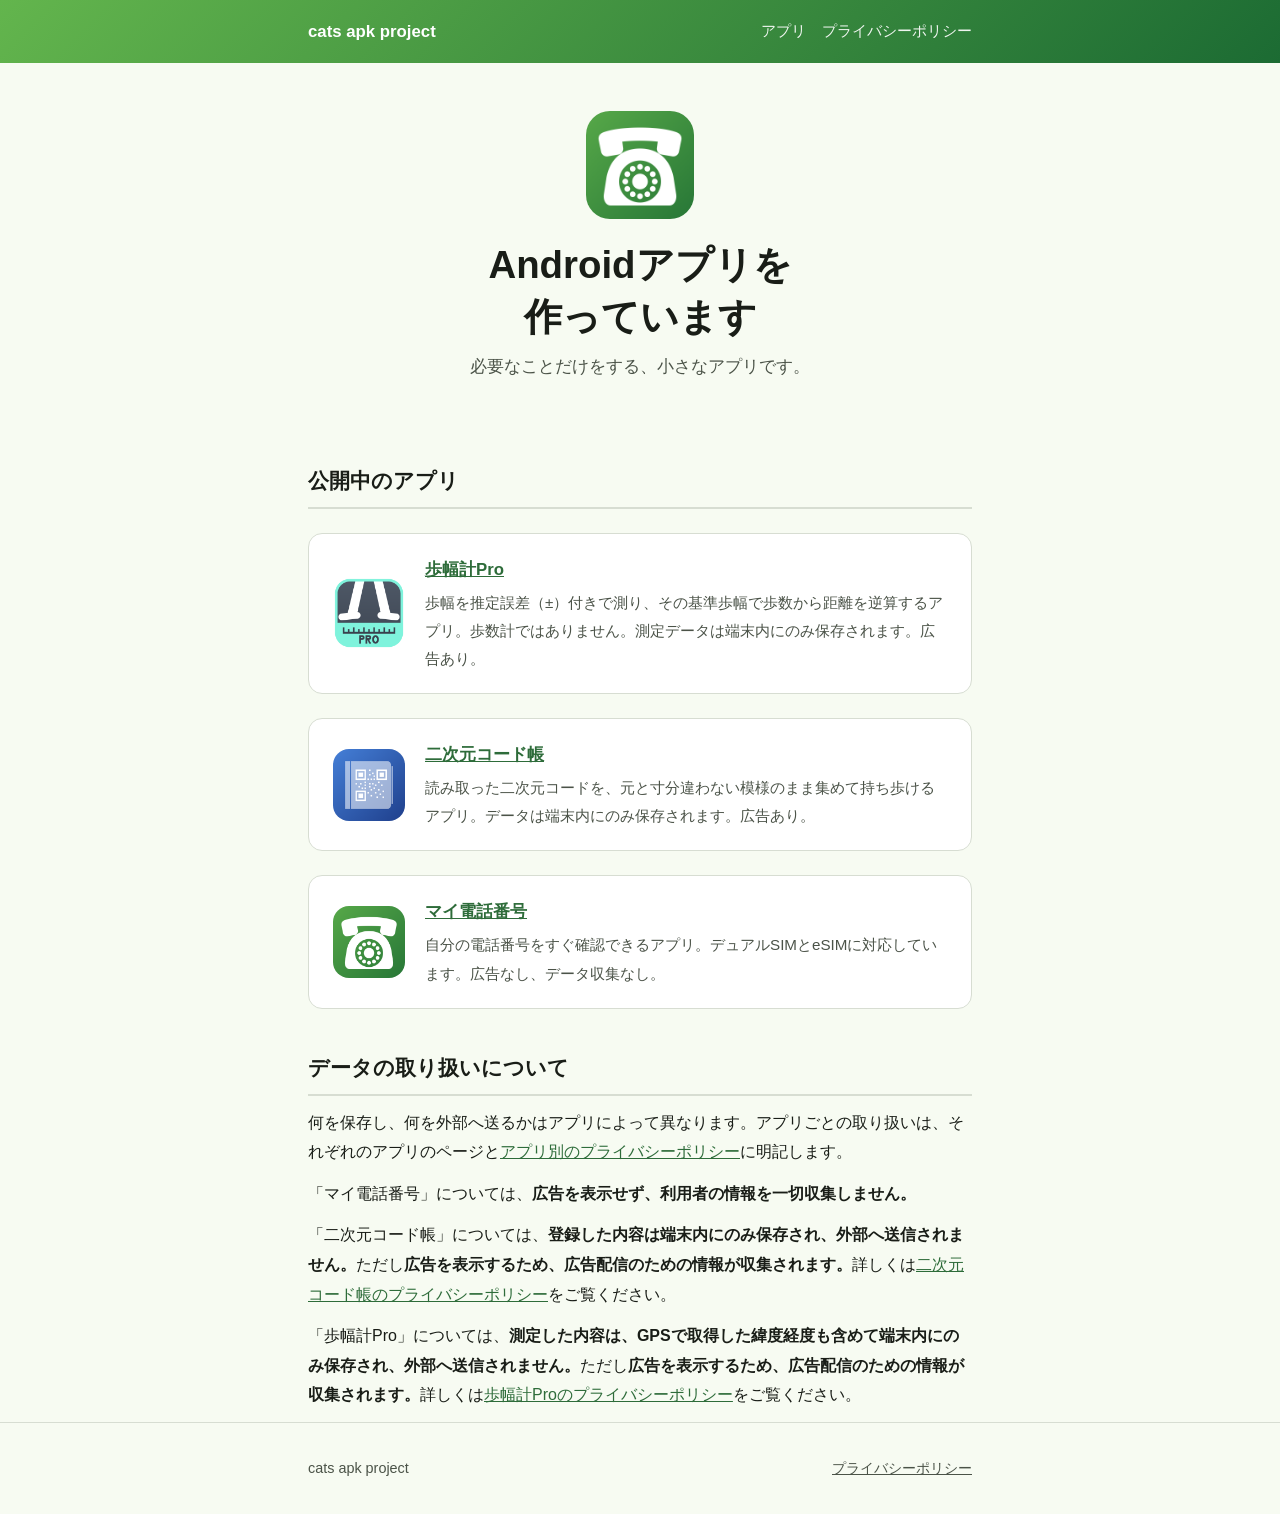
<file: index.html>
<!DOCTYPE html>
<html lang="ja">
<head>
<meta charset="utf-8">
<meta name="viewport" content="width=device-width, initial-scale=1">
<title>cats apk project</title>
<meta name="description" content="Androidアプリを作っています。アプリごとのデータの取り扱いと、プライバシーポリシーを掲載しています。">
<link rel="icon" href="assets/icon.png">
<link rel="stylesheet" href="assets/style.css">
</head>
<body>

<!--
  日本語の文は1行に収めること。ソースの改行が半角スペースとして描画されるため、
  文の途中で改行すると「情報の 取り扱い」のように余計な空きが出る。
-->

<header class="site-header">
  <div class="wrap">
    <a href="./">cats apk project</a>
    <nav>
      <a href="#apps">アプリ</a>
      <a href="privacy/">プライバシーポリシー</a>
    </nav>
  </div>
</header>

<main class="wrap">

  <section class="hero">
    <img class="icon" src="assets/icon.png" alt="">
    <h1>Androidアプリを<br>作っています</h1>
    <p class="lead">必要なことだけをする、小さなアプリです。</p>
  </section>

  <h2 id="apps">公開中のアプリ</h2>

  <div class="card">
    <div class="app-row">
      <img src="assets/icon-steplengthpro.png" alt="歩幅計Proのアイコン">
      <div>
        <h3 style="margin:0"><a href="steplengthpro.html">歩幅計Pro</a></h3>
        <p>歩幅を推定誤差（±）付きで測り、その基準歩幅で歩数から距離を逆算するアプリ。歩数計ではありません。測定データは端末内にのみ保存されます。広告あり。</p>
      </div>
    </div>
  </div>

  <div class="card">
    <div class="app-row">
      <img src="assets/icon-codebook.png" alt="二次元コード帳のアイコン">
      <div>
        <h3 style="margin:0"><a href="codebook.html">二次元コード帳</a></h3>
        <p>読み取った二次元コードを、元と寸分違わない模様のまま集めて持ち歩けるアプリ。データは端末内にのみ保存されます。広告あり。</p>
      </div>
    </div>
  </div>

  <div class="card">
    <div class="app-row">
      <img src="assets/icon.png" alt="マイ電話番号のアイコン">
      <div>
        <h3 style="margin:0"><a href="myphonenumber.html">マイ電話番号</a></h3>
        <p>自分の電話番号をすぐ確認できるアプリ。デュアルSIMとeSIMに対応しています。広告なし、データ収集なし。</p>
      </div>
    </div>
  </div>

  <h2>データの取り扱いについて</h2>

  <!--
    ここでアプリ全体を主語にしないこと。「すべてのアプリが広告なし」と書くと、
    今後広告入りのアプリを出したときに、この記述が嘘になる。
    広告やデータ収集の有無は、必ずアプリごとに書く。
  -->

  <p>何を保存し、何を外部へ送るかはアプリによって異なります。アプリごとの取り扱いは、それぞれのアプリのページと<a href="privacy/">アプリ別のプライバシーポリシー</a>に明記します。</p>

  <p>「マイ電話番号」については、<strong>広告を表示せず、利用者の情報を一切収集しません。</strong></p>

  <p>「二次元コード帳」については、<strong>登録した内容は端末内にのみ保存され、外部へ送信されません。</strong>ただし<strong>広告を表示するため、広告配信のための情報が収集されます。</strong>詳しくは<a href="privacy/codebook.html">二次元コード帳のプライバシーポリシー</a>をご覧ください。</p>

  <p>「歩幅計Pro」については、<strong>測定した内容は、GPSで取得した緯度経度も含めて端末内にのみ保存され、外部へ送信されません。</strong>ただし<strong>広告を表示するため、広告配信のための情報が収集されます。</strong>詳しくは<a href="privacy/steplengthpro.html">歩幅計Proのプライバシーポリシー</a>をご覧ください。</p>

</main>

<footer class="site-footer">
  <div class="wrap">
    <span>cats apk project</span>
    <span><a href="privacy/">プライバシーポリシー</a></span>
  </div>
</footer>

</body>
</html>
</file>
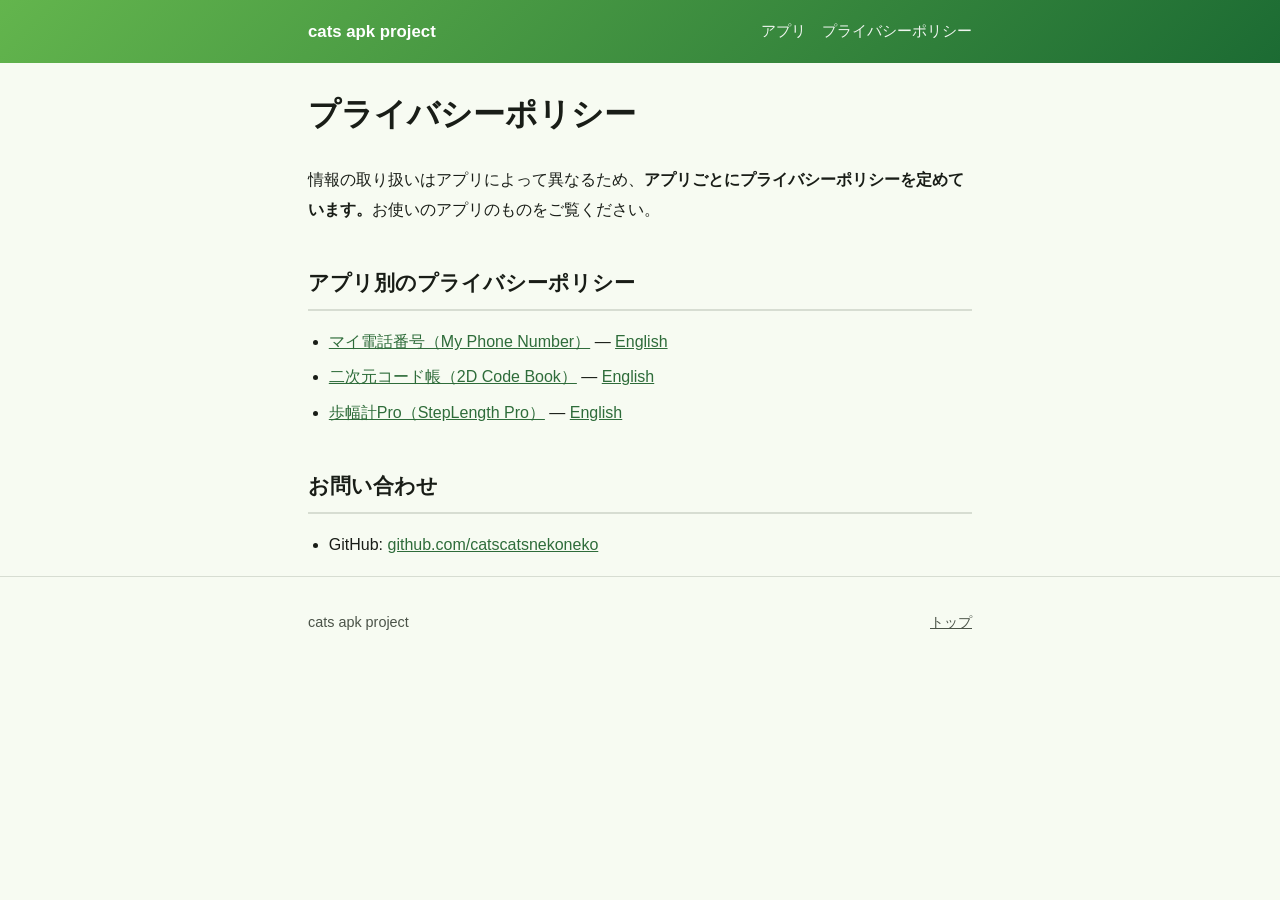
<file: privacy/index.html>
<!DOCTYPE html>
<html lang="ja">
<head>
<meta charset="utf-8">
<meta name="viewport" content="width=device-width, initial-scale=1">
<title>プライバシーポリシー - cats apk project</title>
<meta name="description" content="アプリごとのプライバシーポリシーの一覧。">
<link rel="icon" href="../assets/icon.png">
<link rel="stylesheet" href="../assets/style.css">
</head>
<body>

<!--
  ここは索引。**アプリ共通の断定を書かないこと。**
  広告やデータ収集の有無はアプリごとに異なるので、各アプリのポリシーに書く。
  新しいアプリを配信したら、このリストに1行足す。
-->

<header class="site-header">
  <div class="wrap">
    <a href="../">cats apk project</a>
    <nav>
      <a href="../#apps">アプリ</a>
      <a href="./">プライバシーポリシー</a>
    </nav>
  </div>
</header>

<main class="wrap">

  <h1>プライバシーポリシー</h1>

  <p>情報の取り扱いはアプリによって異なるため、<strong>アプリごとにプライバシーポリシーを定めています。</strong>お使いのアプリのものをご覧ください。</p>

  <h2>アプリ別のプライバシーポリシー</h2>

  <ul>
    <li><a href="myphonenumber.html">マイ電話番号（My Phone Number）</a> — <a href="myphonenumber.en.html">English</a></li>
    <li><a href="codebook.html">二次元コード帳（2D Code Book）</a> — <a href="codebook.en.html">English</a></li>
    <li><a href="steplengthpro.html">歩幅計Pro（StepLength Pro）</a> — <a href="steplengthpro.en.html">English</a></li>
  </ul>

  <h2>お問い合わせ</h2>

  <ul>
    <li>GitHub: <a href="https://github.com/catscatsnekoneko">github.com/catscatsnekoneko</a></li>
  </ul>

</main>

<footer class="site-footer">
  <div class="wrap">
    <span>cats apk project</span>
    <span><a href="../">トップ</a></span>
  </div>
</footer>

</body>
</html>
</file>
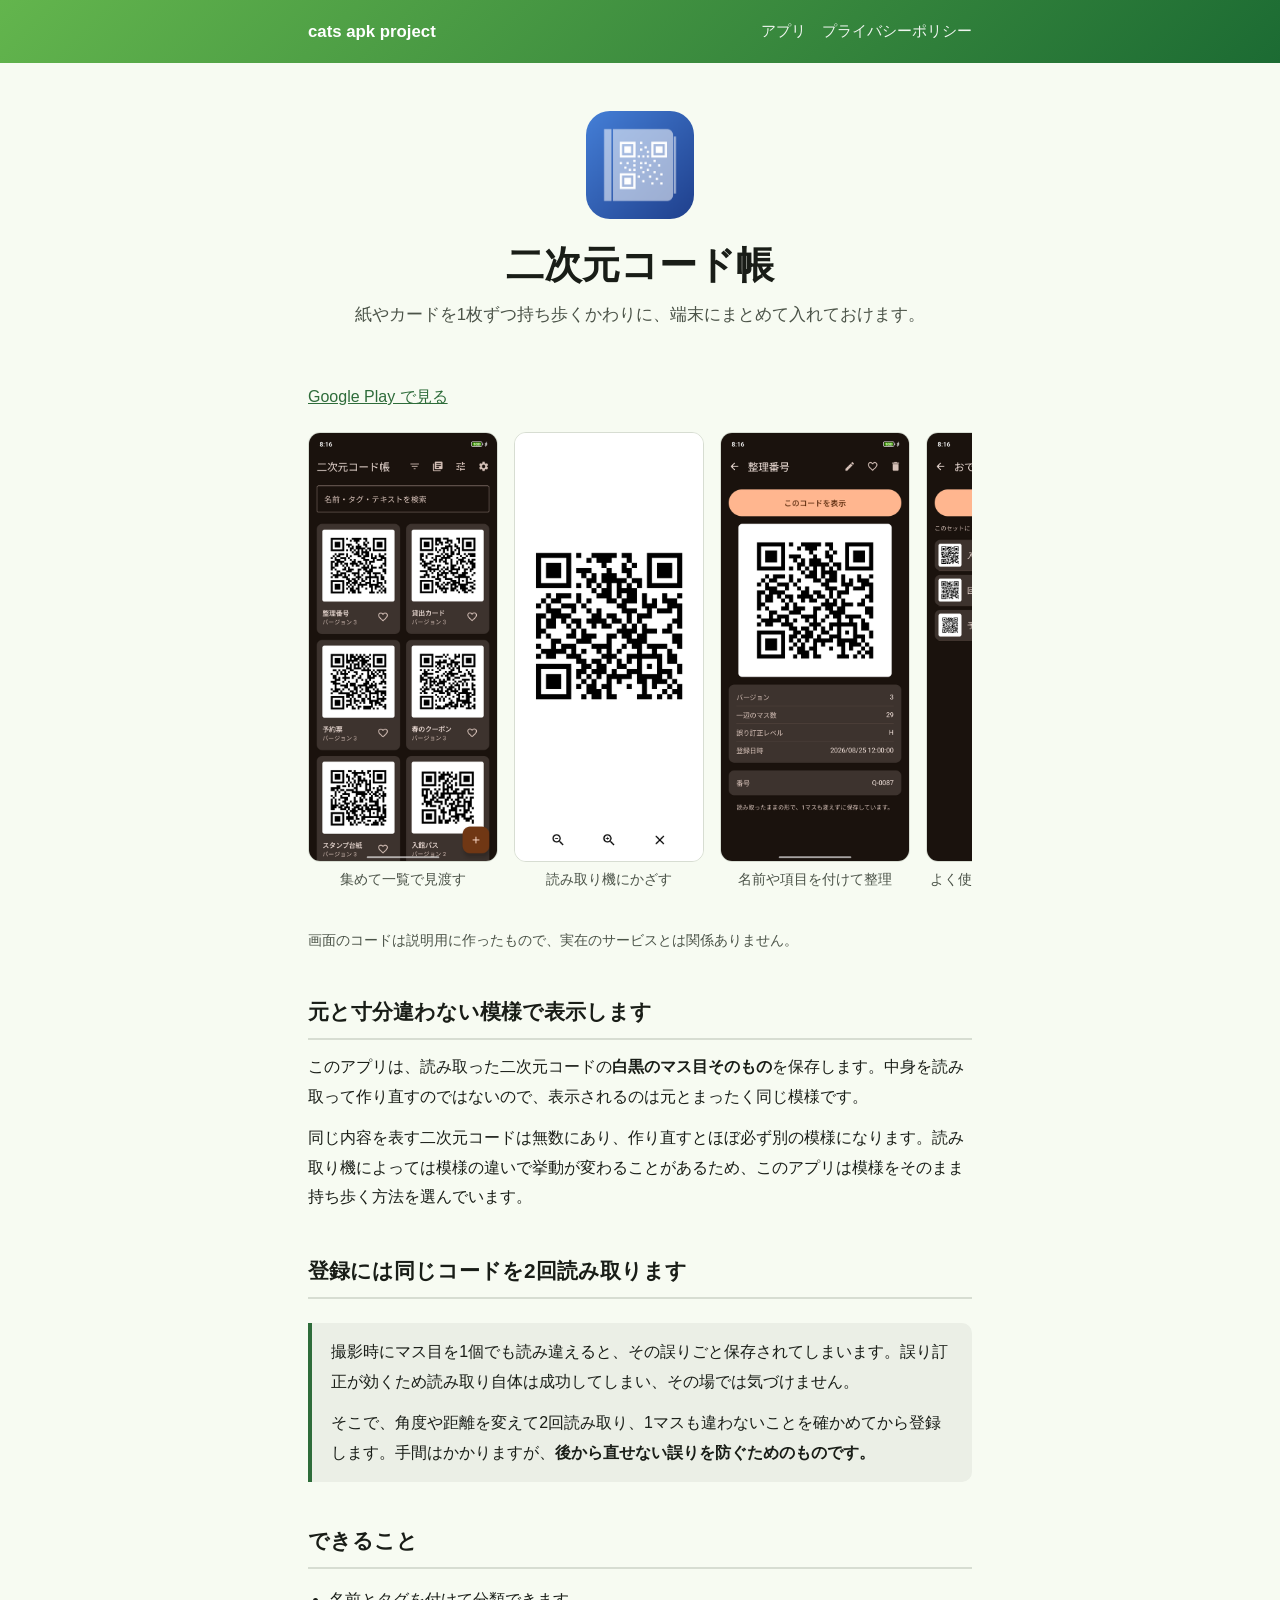
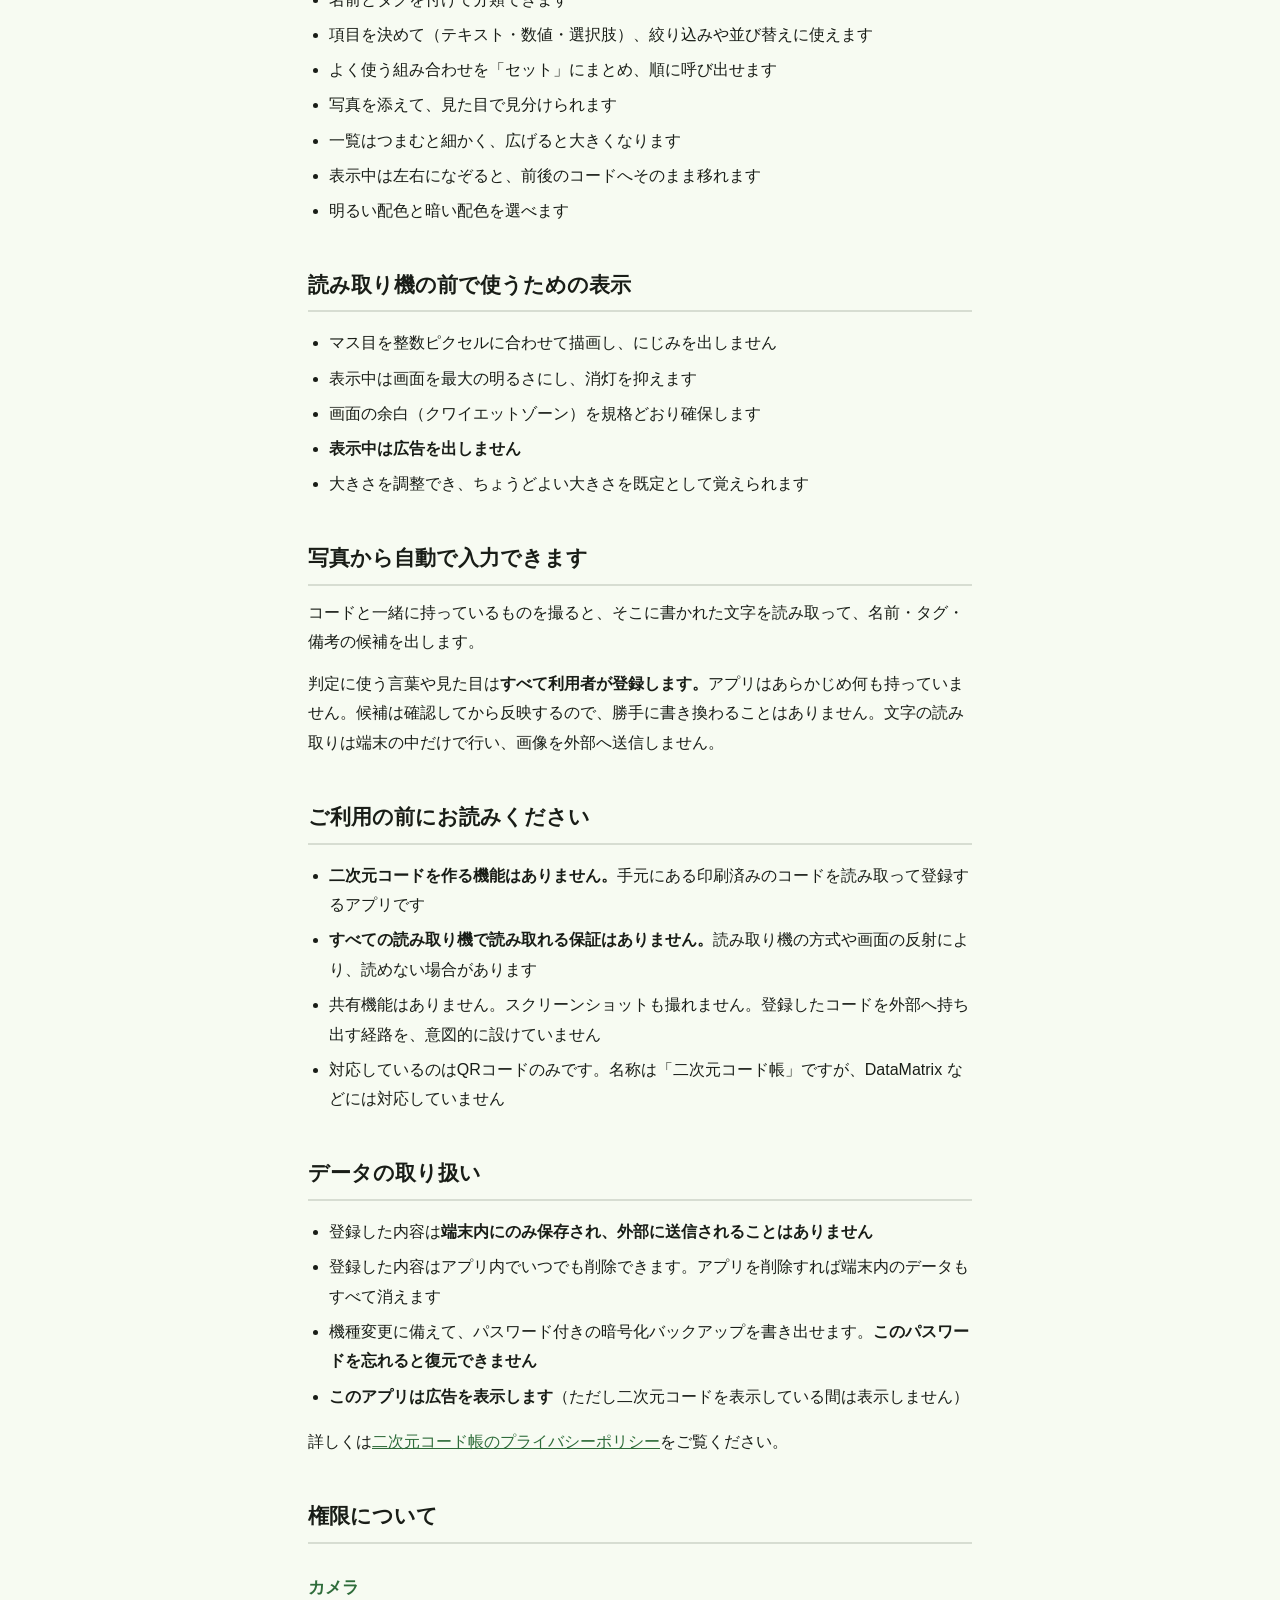
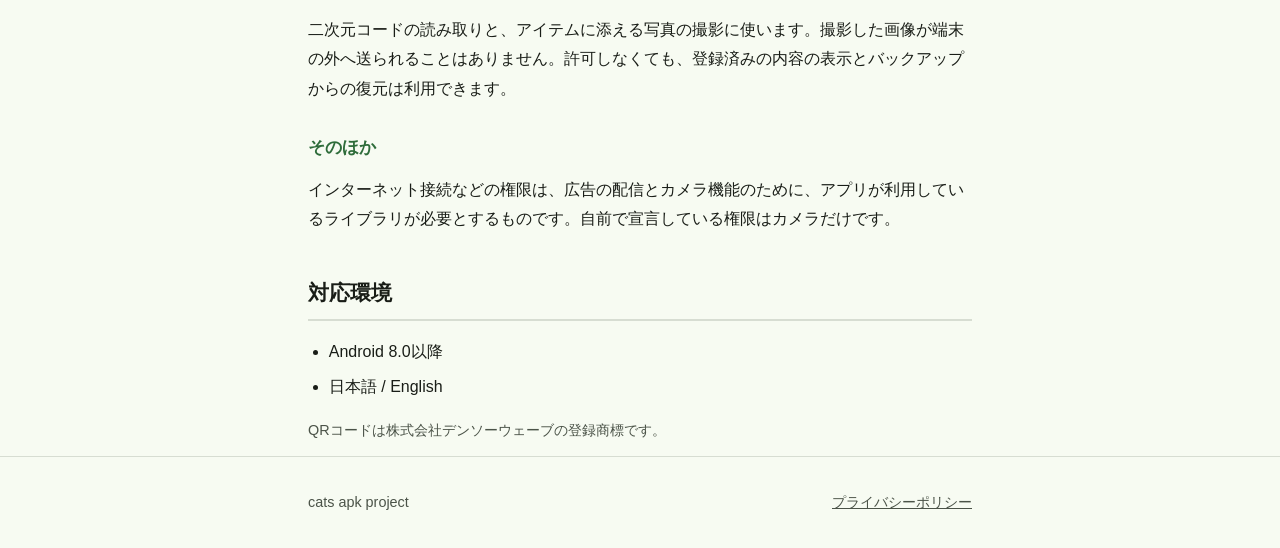
<file: codebook.html>
<!DOCTYPE html>
<html lang="ja">
<head>
<meta charset="utf-8">
<meta name="viewport" content="width=device-width, initial-scale=1">
<title>二次元コード帳 - cats apk project</title>
<meta name="description" content="読み取った二次元コードを、元と寸分違わない模様のまま集めて持ち歩けるAndroidアプリ。データは端末内にのみ保存されます。">
<link rel="icon" href="assets/icon.png">
<link rel="stylesheet" href="assets/style.css">
</head>
<body>

<!--
  日本語の文は1行に収めること。ソースの改行が半角スペースとして描画されるため、
  文の途中で改行すると余計な空きが出る。

  **このアプリは広告を表示する。** 「マイ電話番号」の書き方を流用しないこと。
-->

<header class="site-header">
  <div class="wrap">
    <a href="./">cats apk project</a>
    <nav>
      <a href="./#apps">アプリ</a>
      <a href="privacy/">プライバシーポリシー</a>
    </nav>
  </div>
</header>

<main class="wrap">

  <section class="hero">
    <img class="icon" src="assets/icon-codebook.png" alt="">
    <h1>二次元コード帳</h1>
    <p class="lead">紙やカードを1枚ずつ持ち歩くかわりに、端末にまとめて入れておけます。</p>
  </section>

  <p><a href="https://play.google.com/store/apps/details?id=io.github.catscatsnekoneko.codebook">Google Play で見る</a></p>

  <div class="shots">
    <figure>
      <img src="assets/shot-codebook-01-list.png" alt="登録した二次元コードが並んでいる一覧画面">
      <figcaption>集めて一覧で見渡す</figcaption>
    </figure>
    <figure>
      <img src="assets/shot-codebook-02-display.png" alt="二次元コードを画面いっぱいに表示している画面">
      <figcaption>読み取り機にかざす</figcaption>
    </figure>
    <figure>
      <img src="assets/shot-codebook-03-detail.png" alt="コードの型番やマス数などを表示している詳細画面">
      <figcaption>名前や項目を付けて整理</figcaption>
    </figure>
    <figure>
      <img src="assets/shot-codebook-04-set.png" alt="複数のコードをまとめたセットの画面">
      <figcaption>よく使う組み合わせをセットに</figcaption>
    </figure>
  </div>

  <p style="color:var(--text-muted);font-size:0.9rem;margin-top:0">画面のコードは説明用に作ったもので、実在のサービスとは関係ありません。</p>

  <h2>元と寸分違わない模様で表示します</h2>

  <p>このアプリは、読み取った二次元コードの<strong>白黒のマス目そのもの</strong>を保存します。中身を読み取って作り直すのではないので、表示されるのは元とまったく同じ模様です。</p>

  <p>同じ内容を表す二次元コードは無数にあり、作り直すとほぼ必ず別の模様になります。読み取り機によっては模様の違いで挙動が変わることがあるため、このアプリは模様をそのまま持ち歩く方法を選んでいます。</p>

  <h2>登録には同じコードを2回読み取ります</h2>

  <div class="note">
    <p>撮影時にマス目を1個でも読み違えると、その誤りごと保存されてしまいます。誤り訂正が効くため読み取り自体は成功してしまい、その場では気づけません。</p>
    <p>そこで、角度や距離を変えて2回読み取り、1マスも違わないことを確かめてから登録します。手間はかかりますが、<strong>後から直せない誤りを防ぐためのものです。</strong></p>
  </div>

  <h2>できること</h2>

  <ul>
    <li>名前とタグを付けて分類できます</li>
    <li>項目を決めて（テキスト・数値・選択肢）、絞り込みや並び替えに使えます</li>
    <li>よく使う組み合わせを「セット」にまとめ、順に呼び出せます</li>
    <li>写真を添えて、見た目で見分けられます</li>
    <li>一覧はつまむと細かく、広げると大きくなります</li>
    <li>表示中は左右になぞると、前後のコードへそのまま移れます</li>
    <li>明るい配色と暗い配色を選べます</li>
  </ul>

  <h2>読み取り機の前で使うための表示</h2>

  <ul>
    <li>マス目を整数ピクセルに合わせて描画し、にじみを出しません</li>
    <li>表示中は画面を最大の明るさにし、消灯を抑えます</li>
    <li>画面の余白（クワイエットゾーン）を規格どおり確保します</li>
    <li><strong>表示中は広告を出しません</strong></li>
    <li>大きさを調整でき、ちょうどよい大きさを既定として覚えられます</li>
  </ul>

  <h2>写真から自動で入力できます</h2>

  <p>コードと一緒に持っているものを撮ると、そこに書かれた文字を読み取って、名前・タグ・備考の候補を出します。</p>

  <p>判定に使う言葉や見た目は<strong>すべて利用者が登録します。</strong>アプリはあらかじめ何も持っていません。候補は確認してから反映するので、勝手に書き換わることはありません。文字の読み取りは端末の中だけで行い、画像を外部へ送信しません。</p>

  <h2>ご利用の前にお読みください</h2>

  <ul>
    <li><strong>二次元コードを作る機能はありません。</strong>手元にある印刷済みのコードを読み取って登録するアプリです</li>
    <li><strong>すべての読み取り機で読み取れる保証はありません。</strong>読み取り機の方式や画面の反射により、読めない場合があります</li>
    <li>共有機能はありません。スクリーンショットも撮れません。登録したコードを外部へ持ち出す経路を、意図的に設けていません</li>
    <li>対応しているのはQRコードのみです。名称は「二次元コード帳」ですが、DataMatrix などには対応していません</li>
  </ul>

  <h2>データの取り扱い</h2>

  <ul>
    <li>登録した内容は<strong>端末内にのみ保存され、外部に送信されることはありません</strong></li>
    <li>登録した内容はアプリ内でいつでも削除できます。アプリを削除すれば端末内のデータもすべて消えます</li>
    <li>機種変更に備えて、パスワード付きの暗号化バックアップを書き出せます。<strong>このパスワードを忘れると復元できません</strong></li>
    <li><strong>このアプリは広告を表示します</strong>（ただし二次元コードを表示している間は表示しません）</li>
  </ul>

  <p>詳しくは<a href="privacy/codebook.html">二次元コード帳のプライバシーポリシー</a>をご覧ください。</p>

  <h2>権限について</h2>

  <h3>カメラ</h3>
  <p>二次元コードの読み取りと、アイテムに添える写真の撮影に使います。撮影した画像が端末の外へ送られることはありません。許可しなくても、登録済みの内容の表示とバックアップからの復元は利用できます。</p>

  <h3>そのほか</h3>
  <p>インターネット接続などの権限は、広告の配信とカメラ機能のために、アプリが利用しているライブラリが必要とするものです。自前で宣言している権限はカメラだけです。</p>

  <h2>対応環境</h2>

  <ul>
    <li>Android 8.0以降</li>
    <li>日本語 / English</li>
  </ul>

  <p style="color:var(--text-muted);font-size:0.9rem">QRコードは株式会社デンソーウェーブの登録商標です。</p>

</main>

<footer class="site-footer">
  <div class="wrap">
    <span>cats apk project</span>
    <span><a href="privacy/codebook.html">プライバシーポリシー</a></span>
  </div>
</footer>

</body>
</html>
</file>
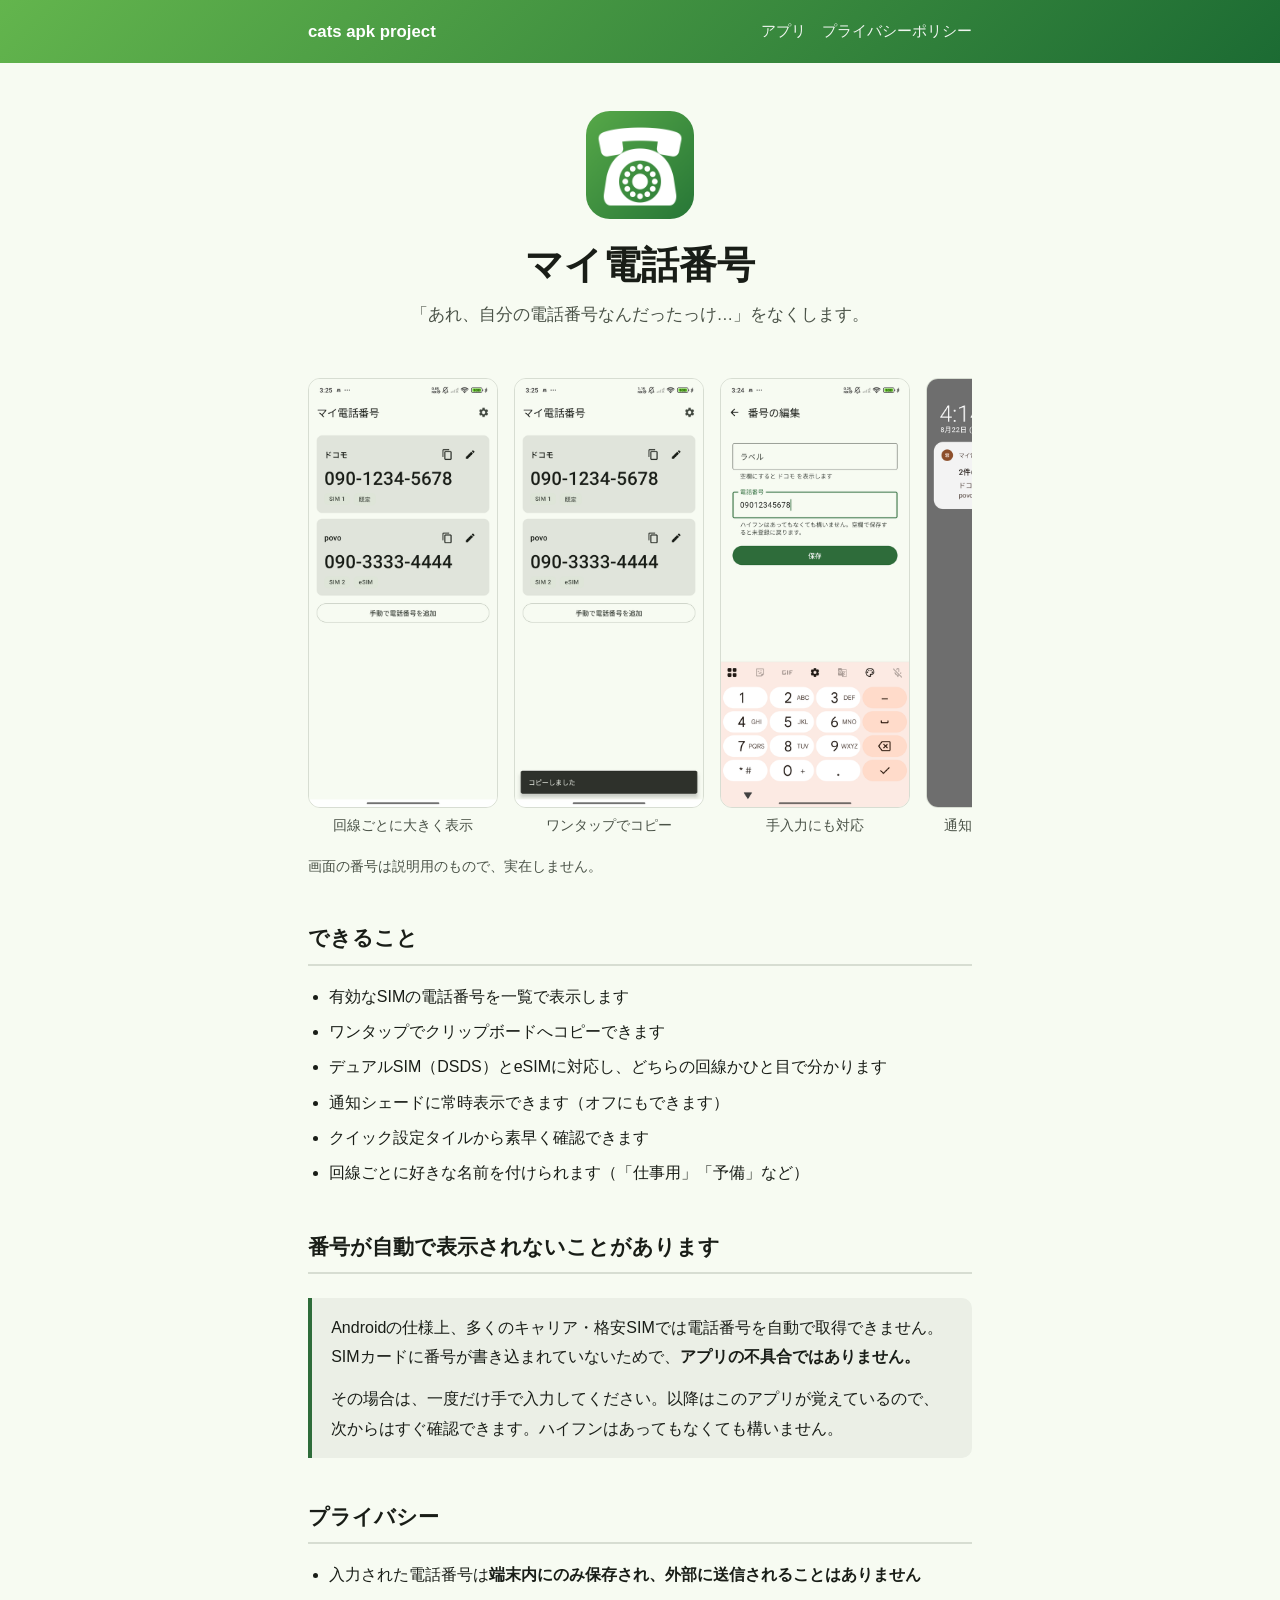
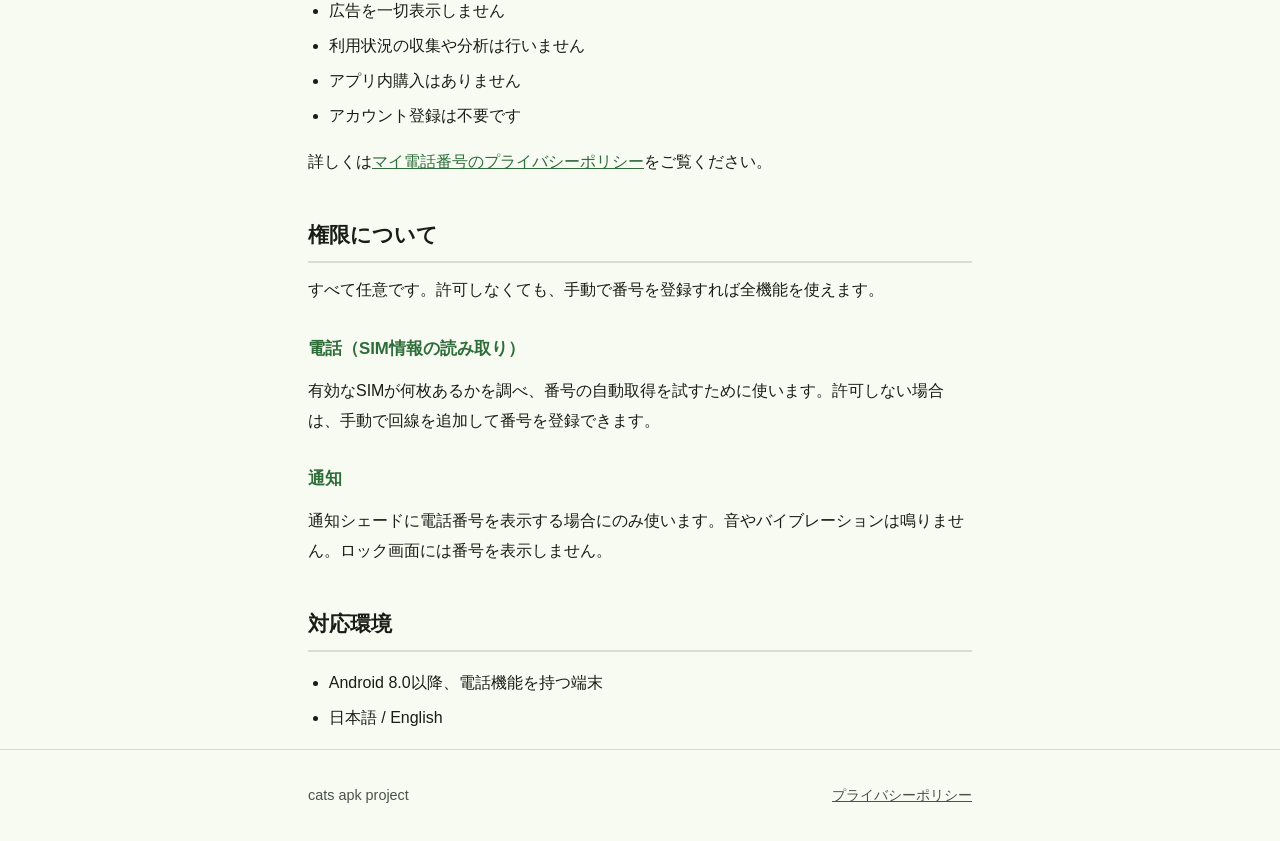
<file: myphonenumber.html>
<!DOCTYPE html>
<html lang="ja">
<head>
<meta charset="utf-8">
<meta name="viewport" content="width=device-width, initial-scale=1">
<title>マイ電話番号 - cats apk project</title>
<meta name="description" content="自分の電話番号をすぐ確認できるAndroidアプリ。デュアルSIM・eSIM対応。広告なし、データ収集なし。">
<link rel="icon" href="assets/icon.png">
<link rel="stylesheet" href="assets/style.css">
</head>
<body>

<!--
  日本語の文は1行に収めること。ソースの改行が半角スペースとして描画されるため、
  文の途中で改行すると余計な空きが出る。
-->

<header class="site-header">
  <div class="wrap">
    <a href="./">cats apk project</a>
    <nav>
      <a href="./#apps">アプリ</a>
      <a href="privacy/">プライバシーポリシー</a>
    </nav>
  </div>
</header>

<main class="wrap">

  <section class="hero">
    <img class="icon" src="assets/icon.png" alt="">
    <h1>マイ電話番号</h1>
    <p class="lead">「あれ、自分の電話番号なんだったっけ…」をなくします。</p>
  </section>

  <div class="shots">
    <figure>
      <img src="assets/shot-01-home.png" alt="有効なSIMの電話番号を一覧で表示している画面">
      <figcaption>回線ごとに大きく表示</figcaption>
    </figure>
    <figure>
      <img src="assets/shot-02-copy.png" alt="番号をコピーしたことを知らせている画面">
      <figcaption>ワンタップでコピー</figcaption>
    </figure>
    <figure>
      <img src="assets/shot-03-edit.png" alt="電話番号を手で入力している画面">
      <figcaption>手入力にも対応</figcaption>
    </figure>
    <figure>
      <img src="assets/shot-05-notification.png" alt="通知シェードに電話番号が表示されている画面">
      <figcaption>通知シェードに常時表示</figcaption>
    </figure>
  </div>

  <p style="color:var(--text-muted);font-size:0.9rem;margin-top:0">画面の番号は説明用のもので、実在しません。</p>

  <h2>できること</h2>

  <ul>
    <li>有効なSIMの電話番号を一覧で表示します</li>
    <li>ワンタップでクリップボードへコピーできます</li>
    <li>デュアルSIM（DSDS）とeSIMに対応し、どちらの回線かひと目で分かります</li>
    <li>通知シェードに常時表示できます（オフにもできます）</li>
    <li>クイック設定タイルから素早く確認できます</li>
    <li>回線ごとに好きな名前を付けられます（「仕事用」「予備」など）</li>
  </ul>

  <h2>番号が自動で表示されないことがあります</h2>

  <div class="note">
    <p>Androidの仕様上、多くのキャリア・格安SIMでは電話番号を自動で取得できません。SIMカードに番号が書き込まれていないためで、<strong>アプリの不具合ではありません。</strong></p>
    <p>その場合は、一度だけ手で入力してください。以降はこのアプリが覚えているので、次からはすぐ確認できます。ハイフンはあってもなくても構いません。</p>
  </div>

  <h2>プライバシー</h2>

  <ul>
    <li>入力された電話番号は<strong>端末内にのみ保存され、外部に送信されることはありません</strong></li>
    <li>広告を一切表示しません</li>
    <li>利用状況の収集や分析は行いません</li>
    <li>アプリ内購入はありません</li>
    <li>アカウント登録は不要です</li>
  </ul>

  <p>詳しくは<a href="privacy/myphonenumber.html">マイ電話番号のプライバシーポリシー</a>をご覧ください。</p>

  <h2>権限について</h2>

  <p>すべて任意です。許可しなくても、手動で番号を登録すれば全機能を使えます。</p>

  <h3>電話（SIM情報の読み取り）</h3>
  <p>有効なSIMが何枚あるかを調べ、番号の自動取得を試すために使います。許可しない場合は、手動で回線を追加して番号を登録できます。</p>

  <h3>通知</h3>
  <p>通知シェードに電話番号を表示する場合にのみ使います。音やバイブレーションは鳴りません。ロック画面には番号を表示しません。</p>

  <h2>対応環境</h2>

  <ul>
    <li>Android 8.0以降、電話機能を持つ端末</li>
    <li>日本語 / English</li>
  </ul>

</main>

<footer class="site-footer">
  <div class="wrap">
    <span>cats apk project</span>
    <span><a href="privacy/myphonenumber.html">プライバシーポリシー</a></span>
  </div>
</footer>

</body>
</html>
</file>
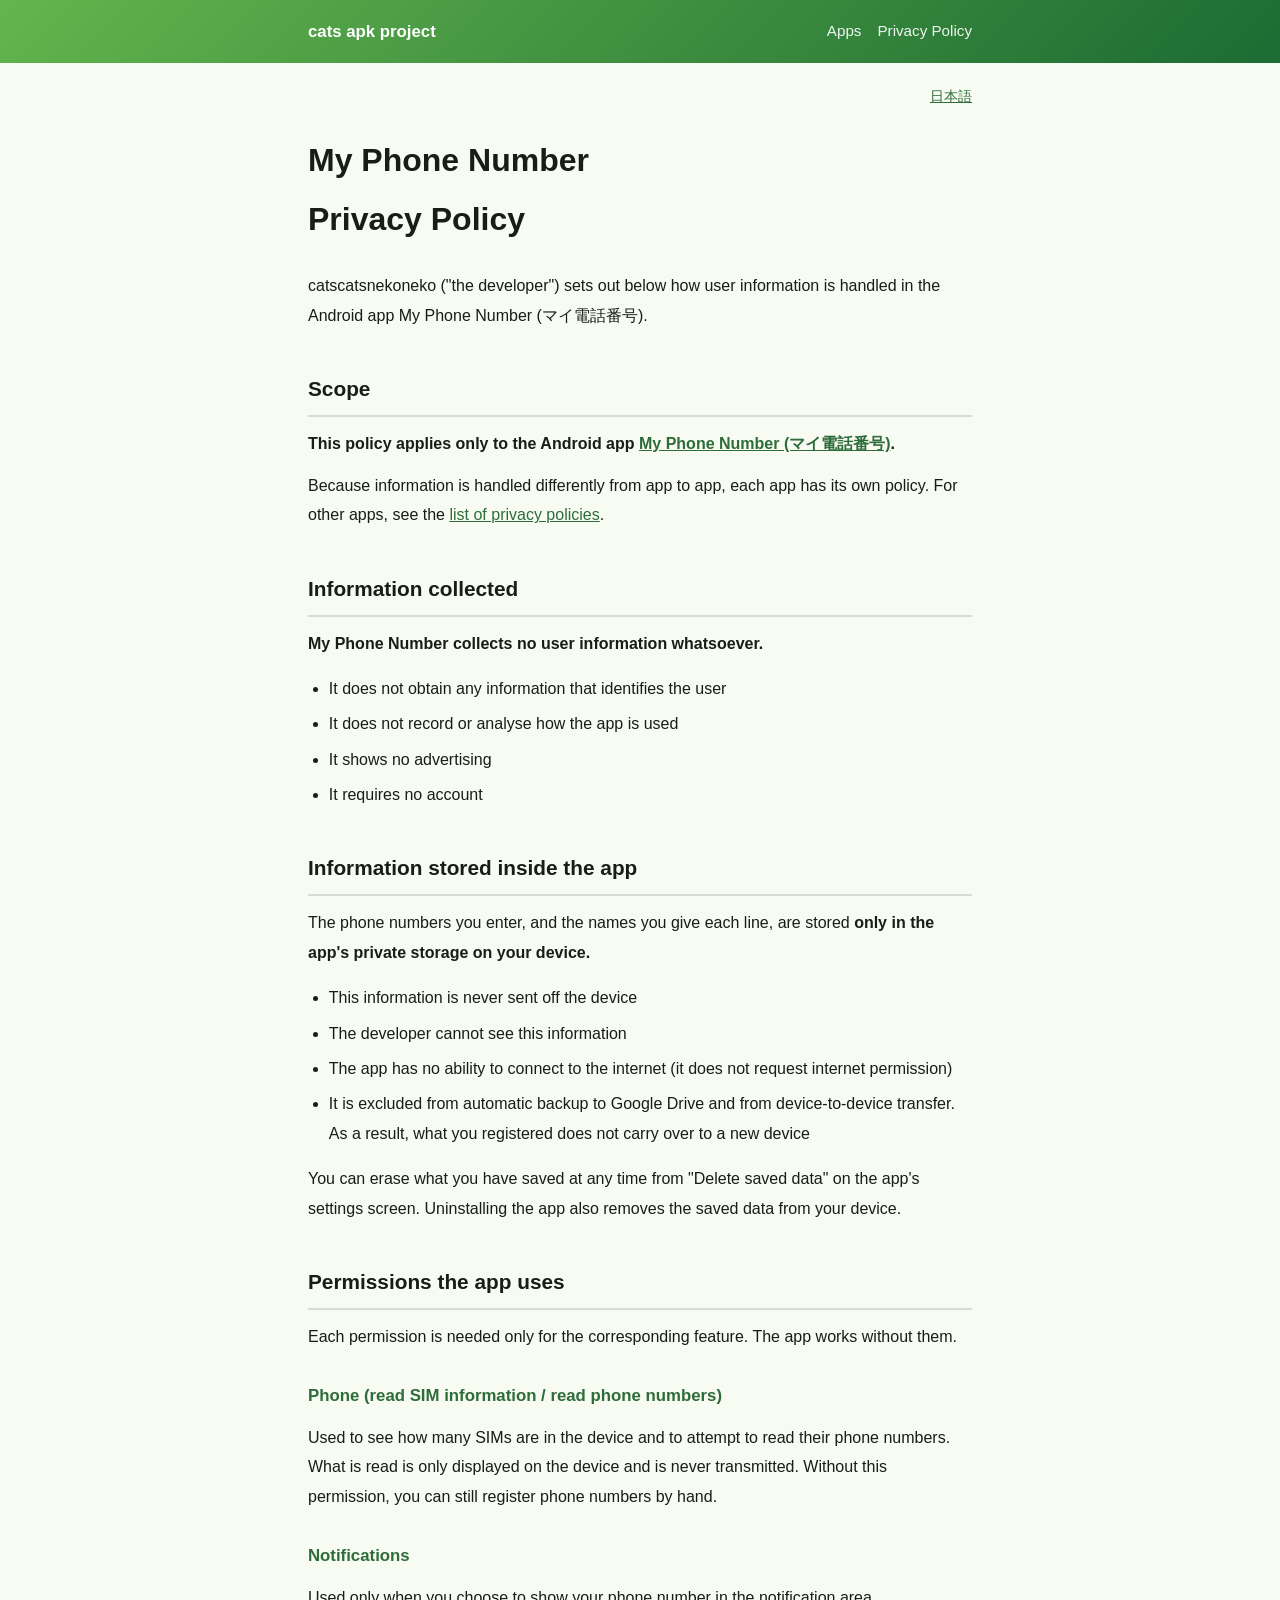
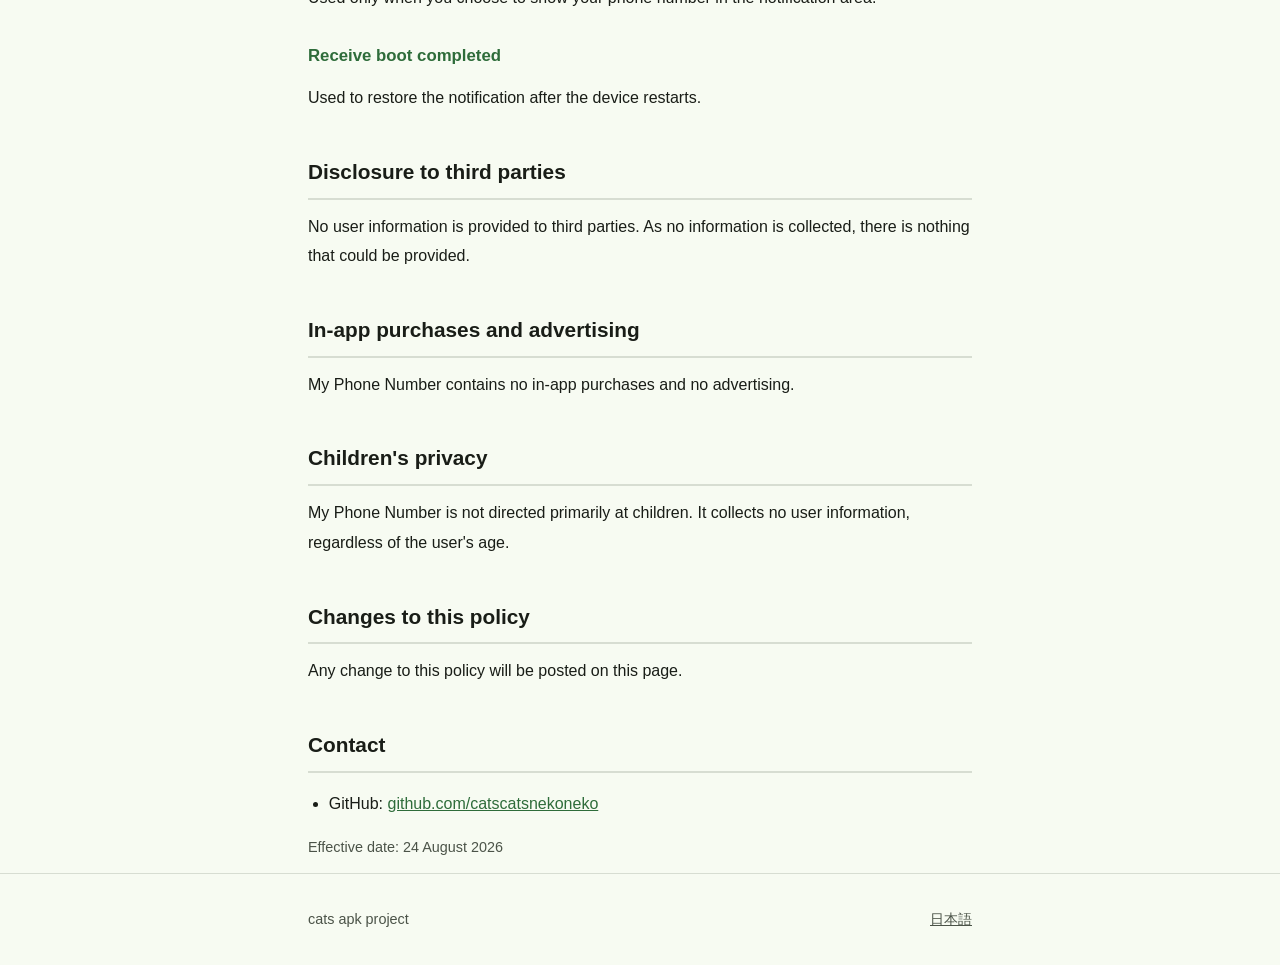
<file: privacy-policy.en.html>
<!DOCTYPE html>
<html lang="ja">
<head>
<meta charset="utf-8">
<!--
  旧URL。アプリごとにポリシーを分けたため移設した（2026-08-24）。
  一度公開したURLなので404にせず、ここから転送する。
-->
<meta http-equiv="refresh" content="0; url=privacy/myphonenumber.en.html">
<link rel="canonical" href="https://catscatsnekoneko.github.io/privacy/myphonenumber.en.html">
<title>Privacy Policy - cats apk project</title>
<link rel="stylesheet" href="assets/style.css">
</head>
<body>
<main class="wrap">
  <p style="padding-top:3rem">このページは移動しました。<a href="privacy/myphonenumber.en.html">新しいページ</a>へ移動します。</p>
</main>
</body>
</html>
</file>
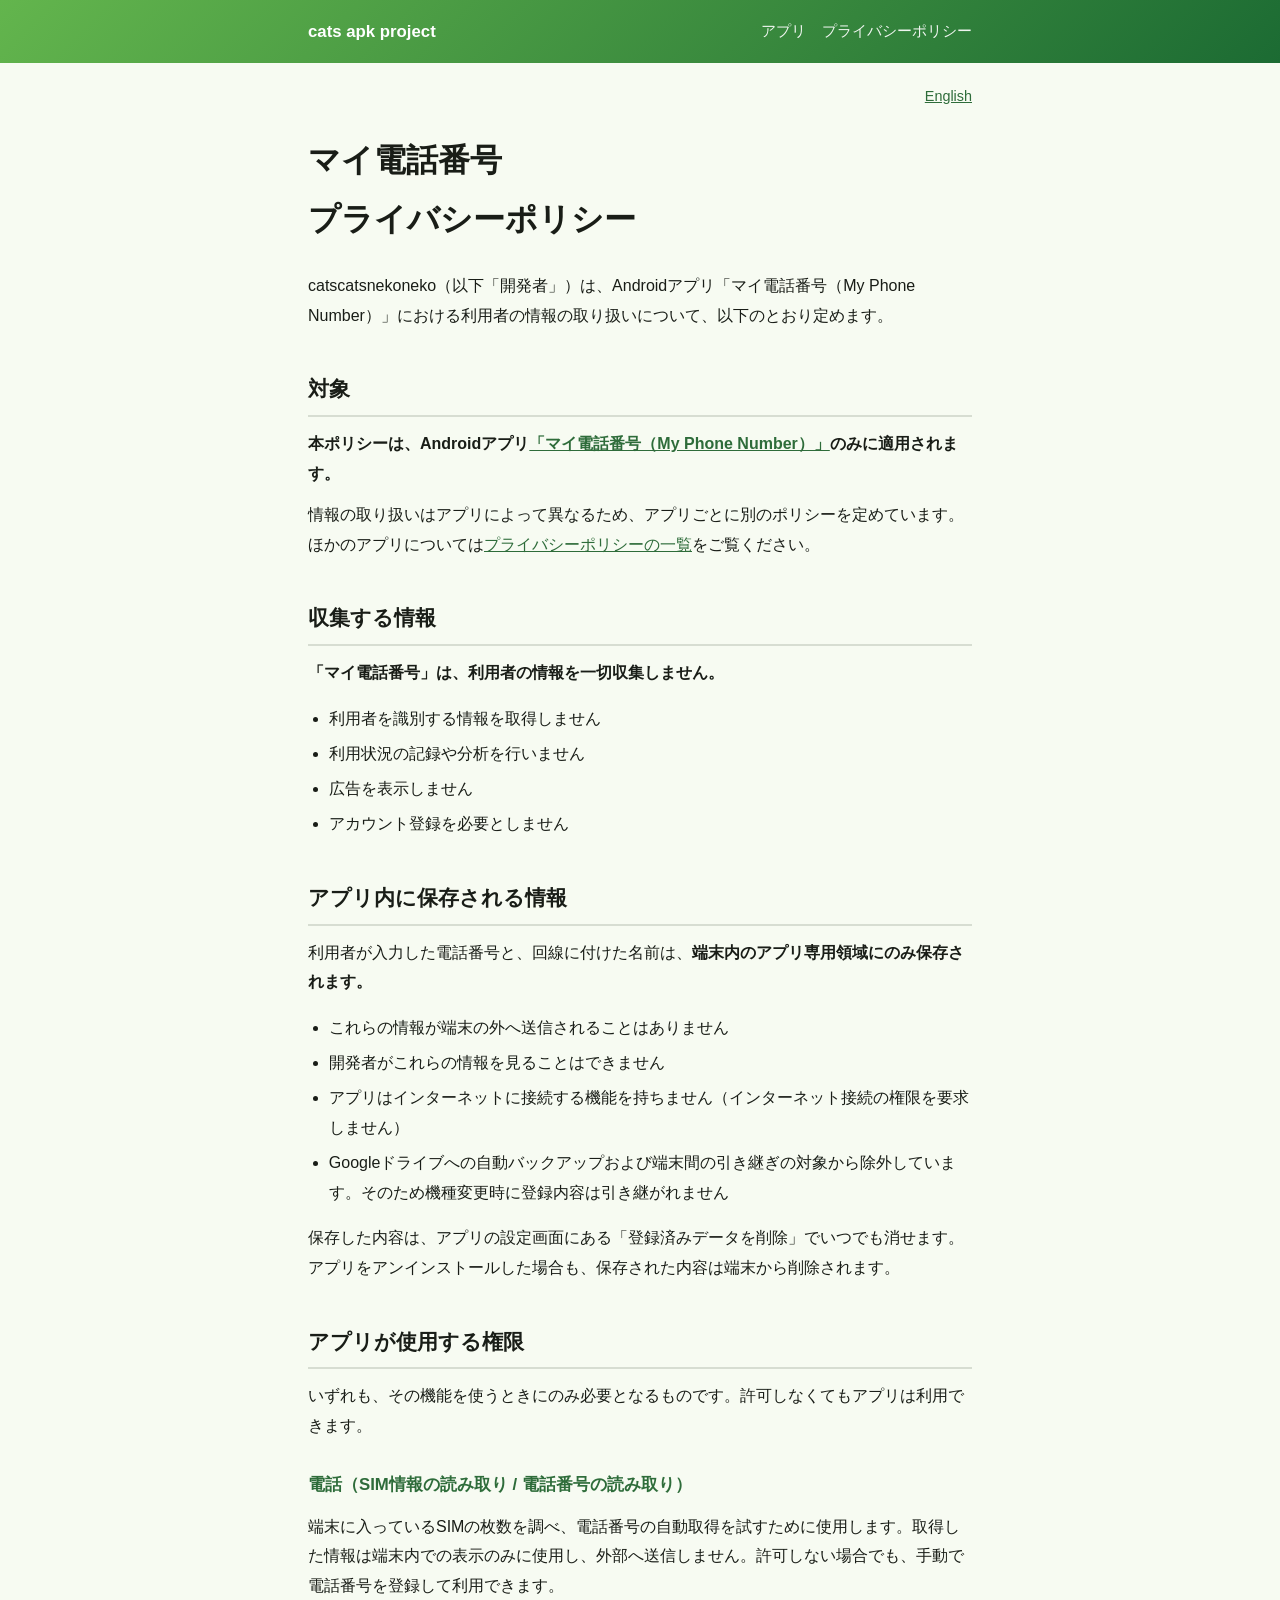
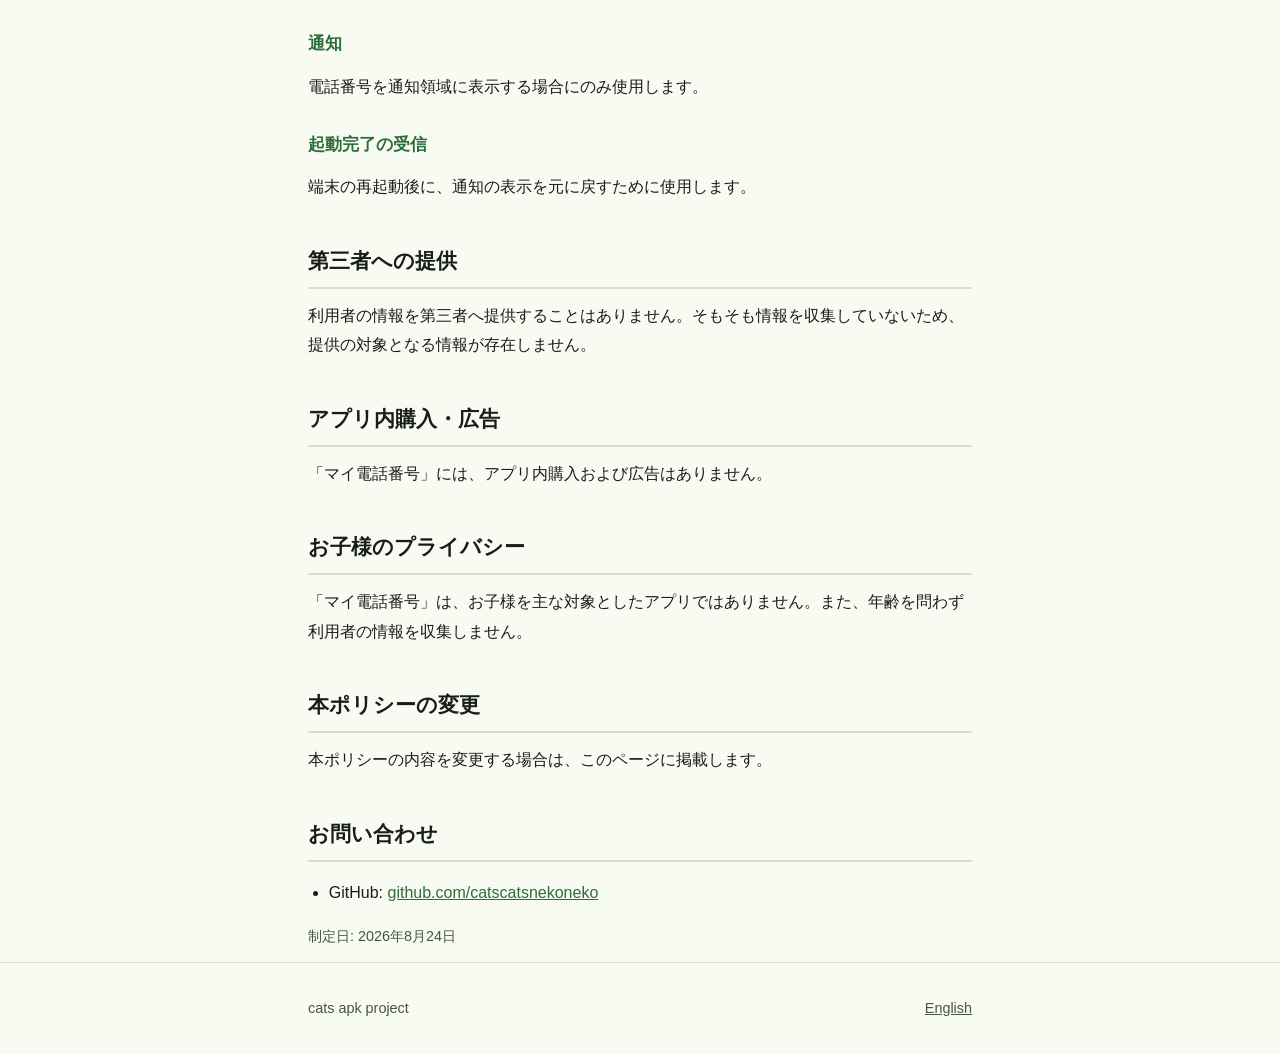
<file: privacy-policy.html>
<!DOCTYPE html>
<html lang="ja">
<head>
<meta charset="utf-8">
<!--
  旧URL。アプリごとにポリシーを分けたため移設した（2026-08-24）。
  一度公開したURLなので404にせず、ここから転送する。
-->
<meta http-equiv="refresh" content="0; url=privacy/myphonenumber.html">
<link rel="canonical" href="https://catscatsnekoneko.github.io/privacy/myphonenumber.html">
<title>プライバシーポリシー - cats apk project</title>
<link rel="stylesheet" href="assets/style.css">
</head>
<body>
<main class="wrap">
  <p style="padding-top:3rem">このページは移動しました。<a href="privacy/myphonenumber.html">新しいページ</a>へ移動します。</p>
</main>
</body>
</html>
</file>
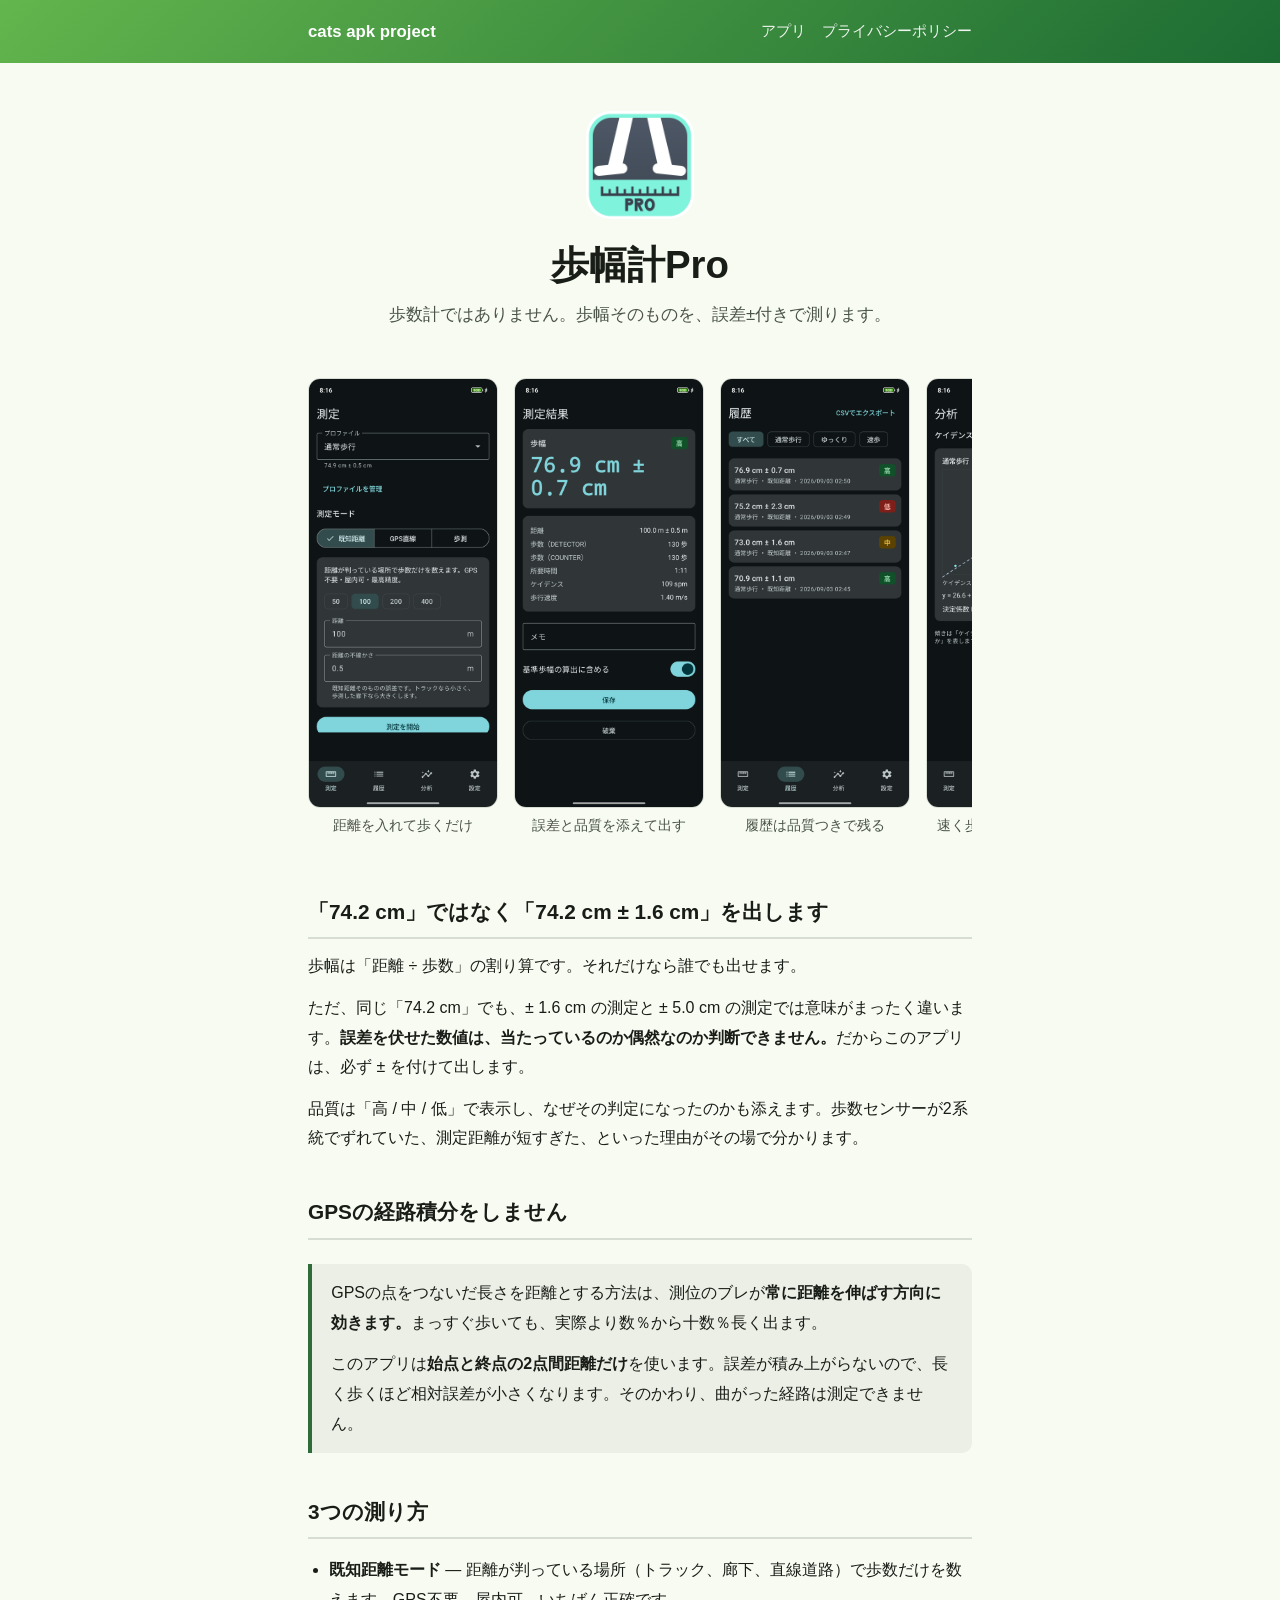
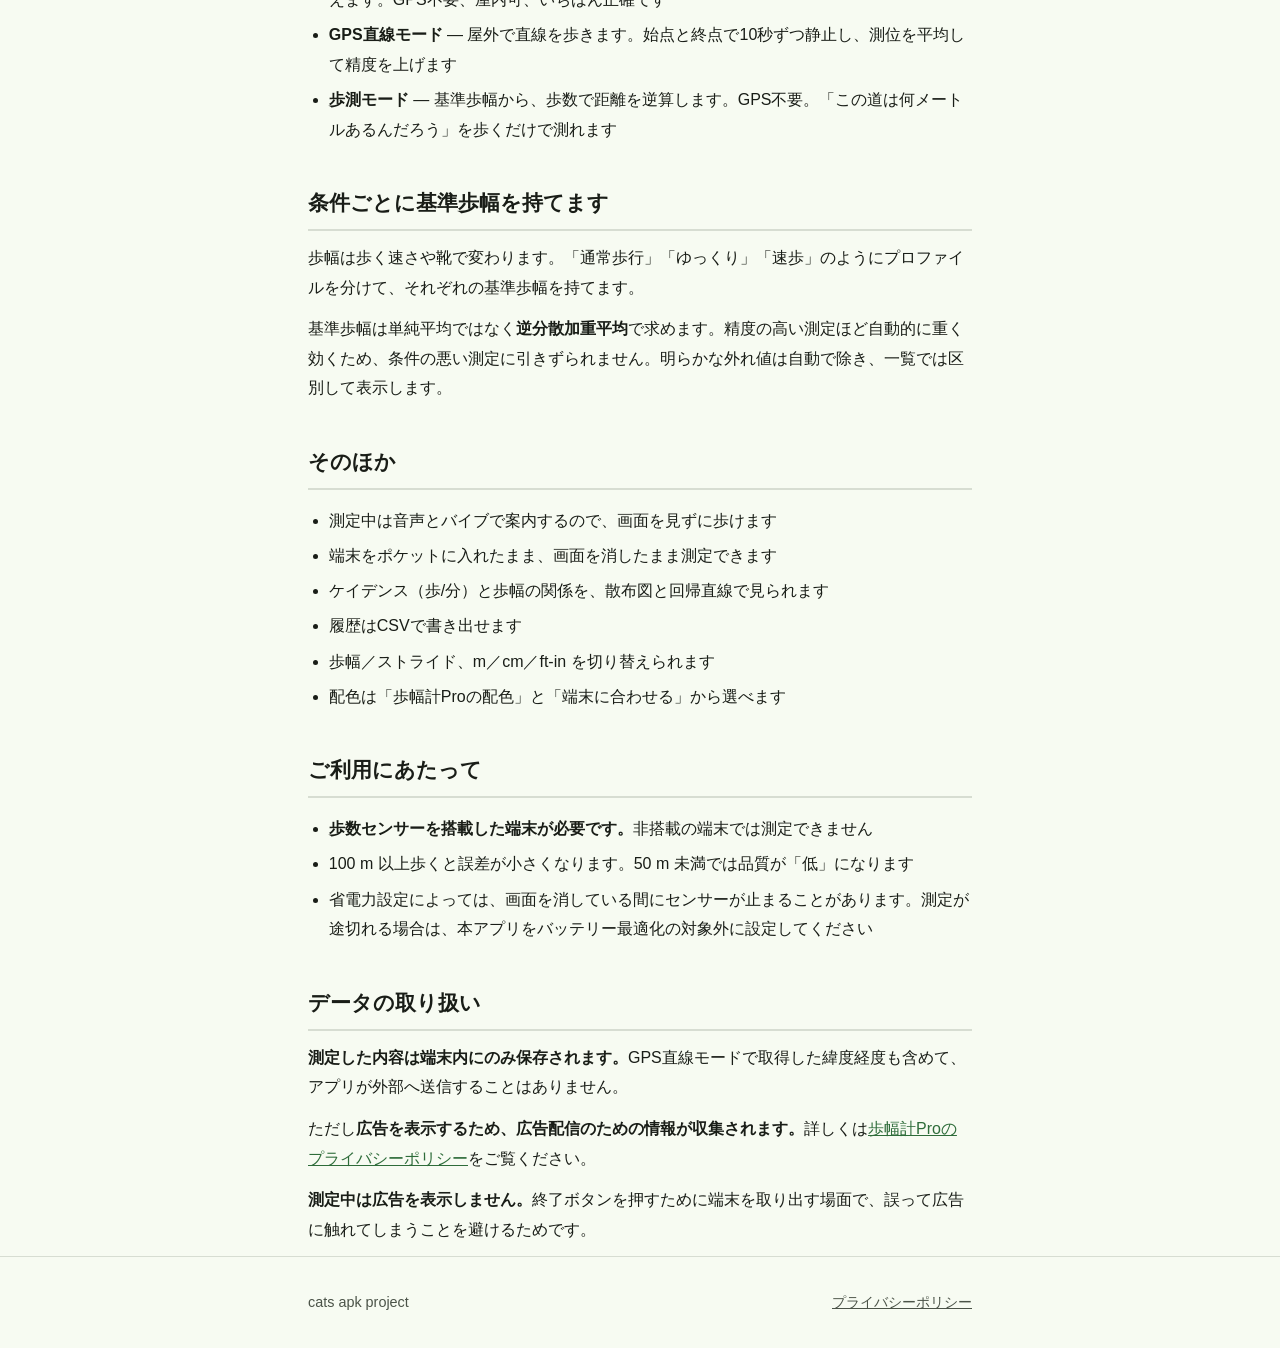
<file: steplengthpro.html>
<!DOCTYPE html>
<html lang="ja">
<head>
<meta charset="utf-8">
<meta name="viewport" content="width=device-width, initial-scale=1">
<title>歩幅計Pro - cats apk project</title>
<meta name="description" content="歩幅を推定誤差（±）付きで測るAndroidアプリ。測った基準歩幅を使えば、歩数から距離を逆算できます。測定データは端末内にのみ保存されます。">
<link rel="icon" href="assets/icon.png">
<link rel="stylesheet" href="assets/style.css">
</head>
<body>

<!--
  日本語の文は1行に収めること。ソースの改行が半角スペースとして描画されるため、
  文の途中で改行すると余計な空きが出る。

  **このアプリは広告を表示し、位置情報を扱う。** 「マイ電話番号」の書き方を流用しないこと。

  1行目で「歩数計ではない」と言い切っているのは意図的。
  「歩数計」と1文字違いのため、書かないと確実に誤解される。
-->

<header class="site-header">
  <div class="wrap">
    <a href="./">cats apk project</a>
    <nav>
      <a href="./#apps">アプリ</a>
      <a href="privacy/">プライバシーポリシー</a>
    </nav>
  </div>
</header>

<main class="wrap">

  <section class="hero">
    <img class="icon" src="assets/icon-steplengthpro.png" alt="">
    <h1>歩幅計Pro</h1>
    <p class="lead">歩数計ではありません。歩幅そのものを、誤差±付きで測ります。</p>
  </section>

  <div class="shots">
    <figure>
      <img src="assets/shot-steplengthpro-home.png" alt="測定モードと距離を選ぶ画面">
      <figcaption>距離を入れて歩くだけ</figcaption>
    </figure>
    <figure>
      <img src="assets/shot-steplengthpro-result.png" alt="歩幅76.9cm±0.7cmと品質バッジを表示している結果画面">
      <figcaption>誤差と品質を添えて出す</figcaption>
    </figure>
    <figure>
      <img src="assets/shot-steplengthpro-history.png" alt="測定履歴が品質バッジ付きで並んでいる画面">
      <figcaption>履歴は品質つきで残る</figcaption>
    </figure>
    <figure>
      <img src="assets/shot-steplengthpro-analysis.png" alt="ケイデンスと歩幅の散布図と回帰直線">
      <figcaption>速く歩くほど歩幅は伸びる</figcaption>
    </figure>
  </div>

  <h2>「74.2 cm」ではなく「74.2 cm ± 1.6 cm」を出します</h2>

  <p>歩幅は「距離 ÷ 歩数」の割り算です。それだけなら誰でも出せます。</p>

  <p>ただ、同じ「74.2 cm」でも、± 1.6 cm の測定と ± 5.0 cm の測定では意味がまったく違います。<strong>誤差を伏せた数値は、当たっているのか偶然なのか判断できません。</strong>だからこのアプリは、必ず ± を付けて出します。</p>

  <p>品質は「高 / 中 / 低」で表示し、なぜその判定になったのかも添えます。歩数センサーが2系統でずれていた、測定距離が短すぎた、といった理由がその場で分かります。</p>

  <h2>GPSの経路積分をしません</h2>

  <div class="note">
    <p>GPSの点をつないだ長さを距離とする方法は、測位のブレが<strong>常に距離を伸ばす方向に効きます。</strong>まっすぐ歩いても、実際より数％から十数％長く出ます。</p>
    <p>このアプリは<strong>始点と終点の2点間距離だけ</strong>を使います。誤差が積み上がらないので、長く歩くほど相対誤差が小さくなります。そのかわり、曲がった経路は測定できません。</p>
  </div>

  <h2>3つの測り方</h2>

  <ul>
    <li><strong>既知距離モード</strong> — 距離が判っている場所（トラック、廊下、直線道路）で歩数だけを数えます。GPS不要、屋内可、いちばん正確です</li>
    <li><strong>GPS直線モード</strong> — 屋外で直線を歩きます。始点と終点で10秒ずつ静止し、測位を平均して精度を上げます</li>
    <li><strong>歩測モード</strong> — 基準歩幅から、歩数で距離を逆算します。GPS不要。「この道は何メートルあるんだろう」を歩くだけで測れます</li>
  </ul>

  <h2>条件ごとに基準歩幅を持てます</h2>

  <p>歩幅は歩く速さや靴で変わります。「通常歩行」「ゆっくり」「速歩」のようにプロファイルを分けて、それぞれの基準歩幅を持てます。</p>

  <p>基準歩幅は単純平均ではなく<strong>逆分散加重平均</strong>で求めます。精度の高い測定ほど自動的に重く効くため、条件の悪い測定に引きずられません。明らかな外れ値は自動で除き、一覧では区別して表示します。</p>

  <h2>そのほか</h2>

  <ul>
    <li>測定中は音声とバイブで案内するので、画面を見ずに歩けます</li>
    <li>端末をポケットに入れたまま、画面を消したまま測定できます</li>
    <li>ケイデンス（歩/分）と歩幅の関係を、散布図と回帰直線で見られます</li>
    <li>履歴はCSVで書き出せます</li>
    <li>歩幅／ストライド、m／cm／ft-in を切り替えられます</li>
    <li>配色は「歩幅計Proの配色」と「端末に合わせる」から選べます</li>
  </ul>

  <h2>ご利用にあたって</h2>

  <ul>
    <li><strong>歩数センサーを搭載した端末が必要です。</strong>非搭載の端末では測定できません</li>
    <li>100 m 以上歩くと誤差が小さくなります。50 m 未満では品質が「低」になります</li>
    <li>省電力設定によっては、画面を消している間にセンサーが止まることがあります。測定が途切れる場合は、本アプリをバッテリー最適化の対象外に設定してください</li>
  </ul>

  <h2>データの取り扱い</h2>

  <p><strong>測定した内容は端末内にのみ保存されます。</strong>GPS直線モードで取得した緯度経度も含めて、アプリが外部へ送信することはありません。</p>

  <p>ただし<strong>広告を表示するため、広告配信のための情報が収集されます。</strong>詳しくは<a href="privacy/steplengthpro.html">歩幅計Proのプライバシーポリシー</a>をご覧ください。</p>

  <p><strong>測定中は広告を表示しません。</strong>終了ボタンを押すために端末を取り出す場面で、誤って広告に触れてしまうことを避けるためです。</p>

</main>

<footer class="site-footer">
  <div class="wrap">
    <span>cats apk project</span>
    <span><a href="privacy/steplengthpro.html">プライバシーポリシー</a></span>
  </div>
</footer>

</body>
</html>
</file>
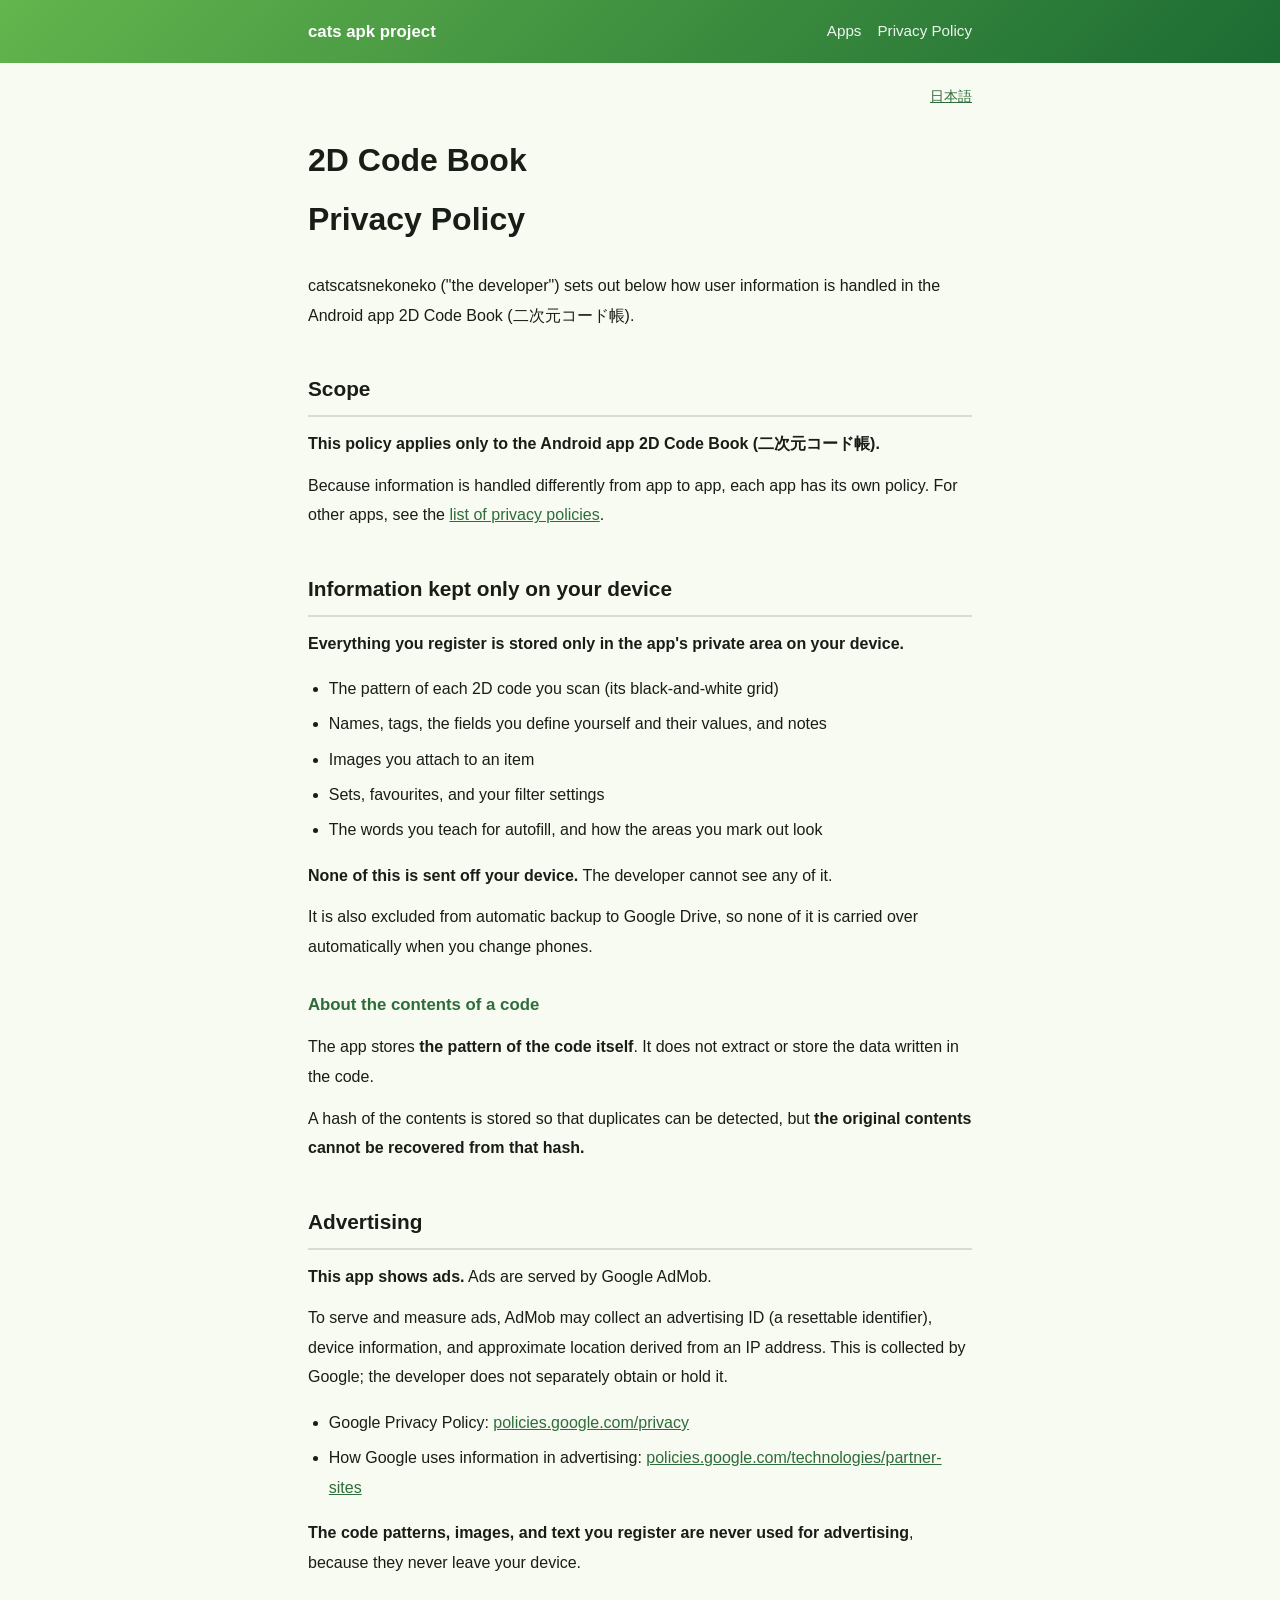
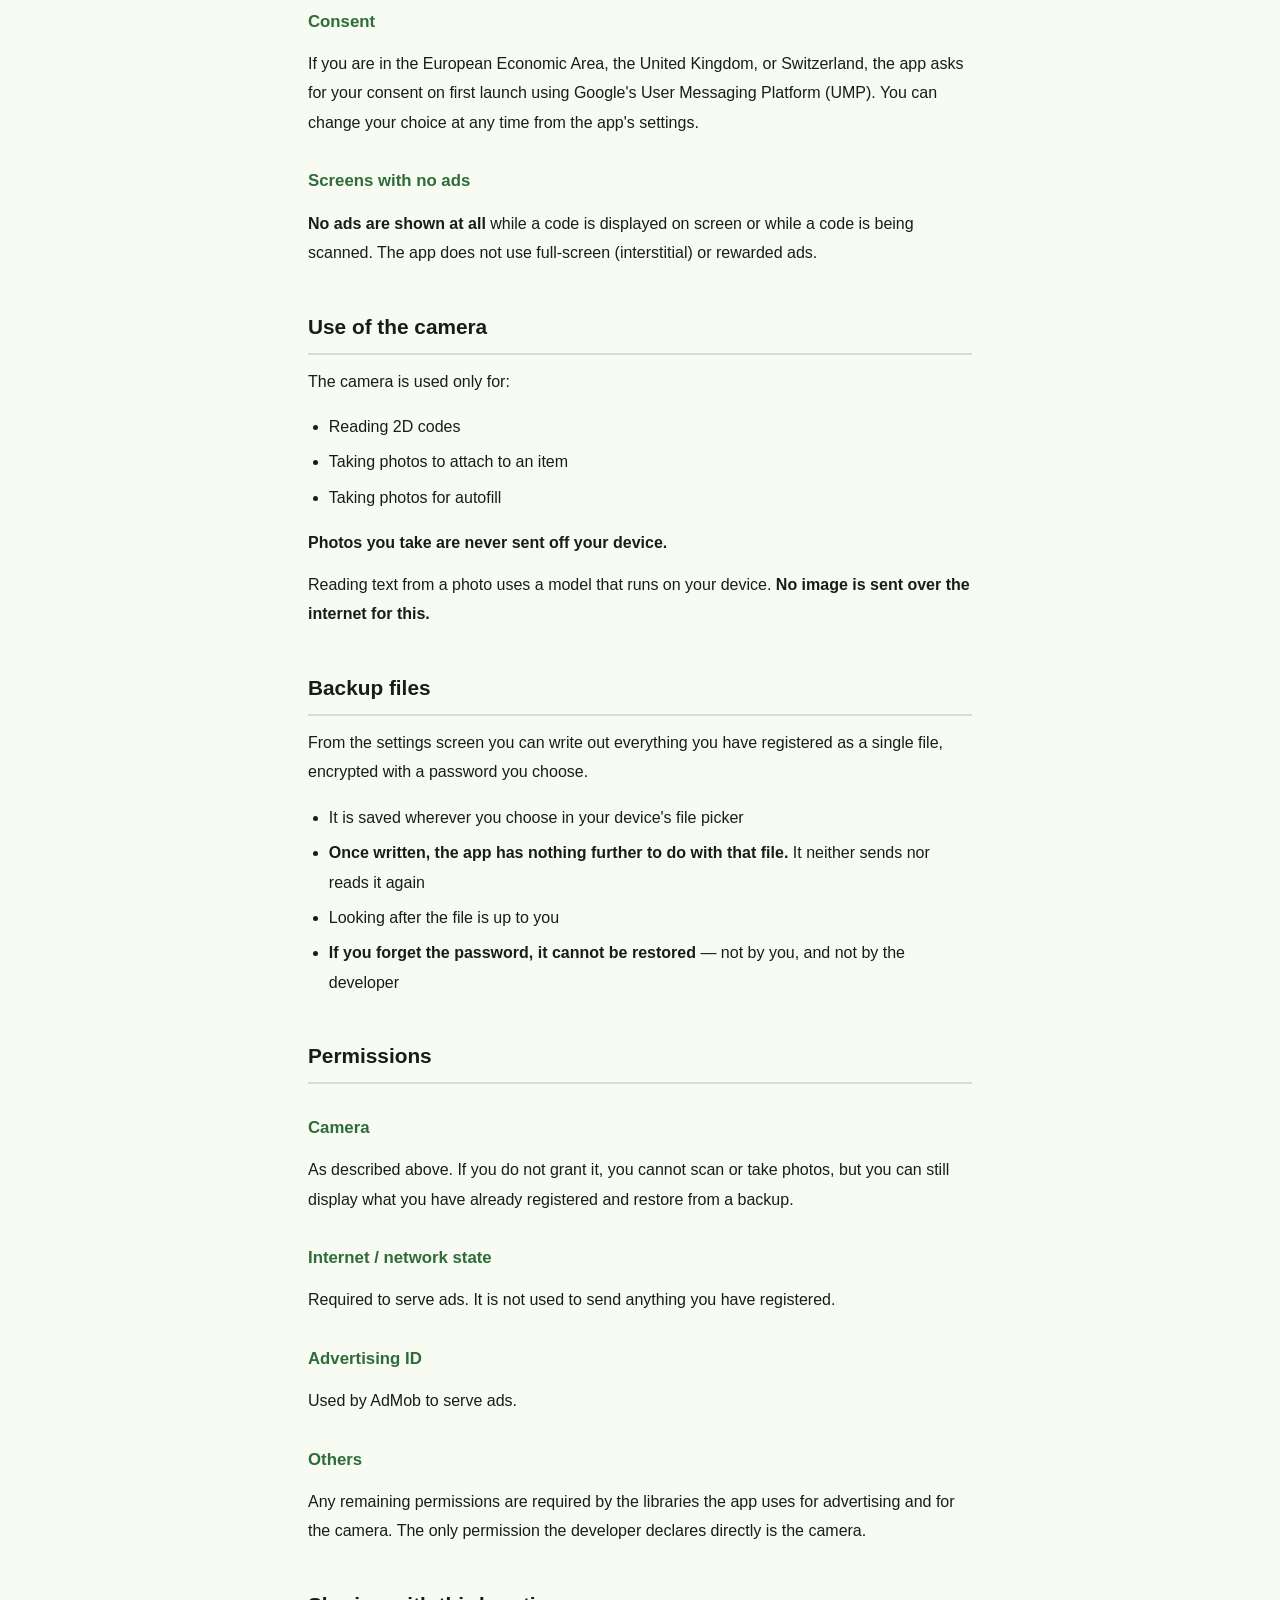
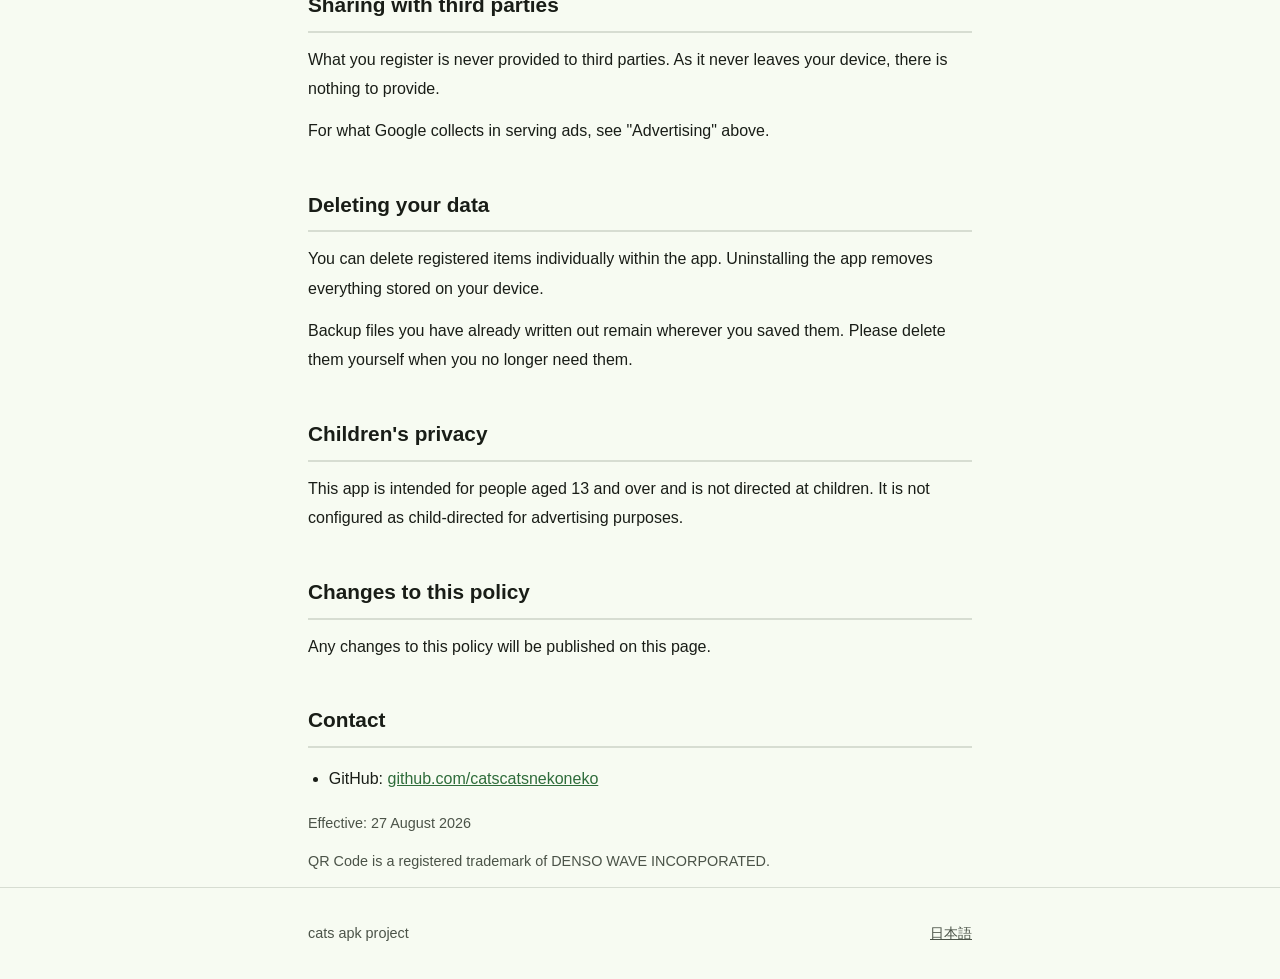
<file: privacy/codebook.en.html>
<!DOCTYPE html>
<html lang="en">
<head>
<meta charset="utf-8">
<meta name="viewport" content="width=device-width, initial-scale=1">
<title>2D Code Book Privacy Policy - cats apk project</title>
<meta name="description" content="How user information is handled in the Android app 2D Code Book.">
<link rel="icon" href="../assets/icon.png">
<link rel="stylesheet" href="../assets/style.css">
</head>
<body>

<!--
  **This app shows ads.** Do not reuse the My Phone Number policy here.
  What is collected is entirely different.
-->

<header class="site-header">
  <div class="wrap">
    <a href="../">cats apk project</a>
    <nav>
      <a href="../#apps">Apps</a>
      <a href="./">Privacy Policy</a>
    </nav>
  </div>
</header>

<main class="wrap">

  <p class="lang-switch"><a href="codebook.html">日本語</a></p>

  <h1>2D Code Book<br>Privacy Policy</h1>

  <p>
    catscatsnekoneko ("the developer") sets out below how user information is handled
    in the Android app 2D Code Book (二次元コード帳).
  </p>

  <h2>Scope</h2>

  <p>
    <strong>This policy applies only to the Android app 2D Code Book (二次元コード帳).</strong>
  </p>

  <p>
    Because information is handled differently from app to app, each app has its own
    policy. For other apps, see the <a href="./">list of privacy policies</a>.
  </p>

  <h2>Information kept only on your device</h2>

  <p>
    <strong>Everything you register is stored only in the app's private area on your
    device.</strong>
  </p>

  <ul>
    <li>The pattern of each 2D code you scan (its black-and-white grid)</li>
    <li>Names, tags, the fields you define yourself and their values, and notes</li>
    <li>Images you attach to an item</li>
    <li>Sets, favourites, and your filter settings</li>
    <li>The words you teach for autofill, and how the areas you mark out look</li>
  </ul>

  <p>
    <strong>None of this is sent off your device.</strong> The developer cannot see any
    of it.
  </p>

  <p>
    It is also excluded from automatic backup to Google Drive, so none of it is carried
    over automatically when you change phones.
  </p>

  <h3>About the contents of a code</h3>

  <p>
    The app stores <strong>the pattern of the code itself</strong>. It does not extract
    or store the data written in the code.
  </p>

  <p>
    A hash of the contents is stored so that duplicates can be detected, but
    <strong>the original contents cannot be recovered from that hash.</strong>
  </p>

  <h2>Advertising</h2>

  <p>
    <strong>This app shows ads.</strong> Ads are served by Google AdMob.
  </p>

  <p>
    To serve and measure ads, AdMob may collect an advertising ID (a resettable
    identifier), device information, and approximate location derived from an IP
    address. This is collected by Google; the developer does not separately obtain or
    hold it.
  </p>

  <ul>
    <li>Google Privacy Policy: <a href="https://policies.google.com/privacy">policies.google.com/privacy</a></li>
    <li>How Google uses information in advertising: <a href="https://policies.google.com/technologies/partner-sites">policies.google.com/technologies/partner-sites</a></li>
  </ul>

  <p>
    <strong>The code patterns, images, and text you register are never used for
    advertising</strong>, because they never leave your device.
  </p>

  <h3>Consent</h3>

  <p>
    If you are in the European Economic Area, the United Kingdom, or Switzerland, the
    app asks for your consent on first launch using Google's User Messaging Platform
    (UMP). You can change your choice at any time from the app's settings.
  </p>

  <h3>Screens with no ads</h3>

  <p>
    <strong>No ads are shown at all</strong> while a code is displayed on screen or
    while a code is being scanned. The app does not use full-screen (interstitial) or
    rewarded ads.
  </p>

  <h2>Use of the camera</h2>

  <p>The camera is used only for:</p>

  <ul>
    <li>Reading 2D codes</li>
    <li>Taking photos to attach to an item</li>
    <li>Taking photos for autofill</li>
  </ul>

  <p><strong>Photos you take are never sent off your device.</strong></p>

  <p>
    Reading text from a photo uses a model that runs on your device.
    <strong>No image is sent over the internet for this.</strong>
  </p>

  <h2>Backup files</h2>

  <p>
    From the settings screen you can write out everything you have registered as a
    single file, encrypted with a password you choose.
  </p>

  <ul>
    <li>It is saved wherever you choose in your device's file picker</li>
    <li><strong>Once written, the app has nothing further to do with that file.</strong>
      It neither sends nor reads it again</li>
    <li>Looking after the file is up to you</li>
    <li><strong>If you forget the password, it cannot be restored</strong> — not by you,
      and not by the developer</li>
  </ul>

  <h2>Permissions</h2>

  <h3>Camera</h3>
  <p>
    As described above. If you do not grant it, you cannot scan or take photos, but you
    can still display what you have already registered and restore from a backup.
  </p>

  <h3>Internet / network state</h3>
  <p>Required to serve ads. It is not used to send anything you have registered.</p>

  <h3>Advertising ID</h3>
  <p>Used by AdMob to serve ads.</p>

  <h3>Others</h3>
  <p>
    Any remaining permissions are required by the libraries the app uses for advertising
    and for the camera. The only permission the developer declares directly is the
    camera.
  </p>

  <h2>Sharing with third parties</h2>

  <p>
    What you register is never provided to third parties. As it never leaves your
    device, there is nothing to provide.
  </p>

  <p>
    For what Google collects in serving ads, see "Advertising" above.
  </p>

  <h2>Deleting your data</h2>

  <p>
    You can delete registered items individually within the app. Uninstalling the app
    removes everything stored on your device.
  </p>

  <p>
    Backup files you have already written out remain wherever you saved them. Please
    delete them yourself when you no longer need them.
  </p>

  <h2>Children's privacy</h2>

  <p>
    This app is intended for people aged 13 and over and is not directed at children.
    It is not configured as child-directed for advertising purposes.
  </p>

  <h2>Changes to this policy</h2>

  <p>Any changes to this policy will be published on this page.</p>

  <h2>Contact</h2>

  <ul>
    <li>GitHub: <a href="https://github.com/catscatsnekoneko">github.com/catscatsnekoneko</a></li>
  </ul>

  <p style="color:var(--text-muted);font-size:0.9rem">Effective: 27 August 2026</p>

  <p style="color:var(--text-muted);font-size:0.9rem">QR Code is a registered trademark of DENSO WAVE INCORPORATED.</p>

</main>

<footer class="site-footer">
  <div class="wrap">
    <span>cats apk project</span>
    <span><a href="codebook.html">日本語</a></span>
  </div>
</footer>

</body>
</html>
</file>
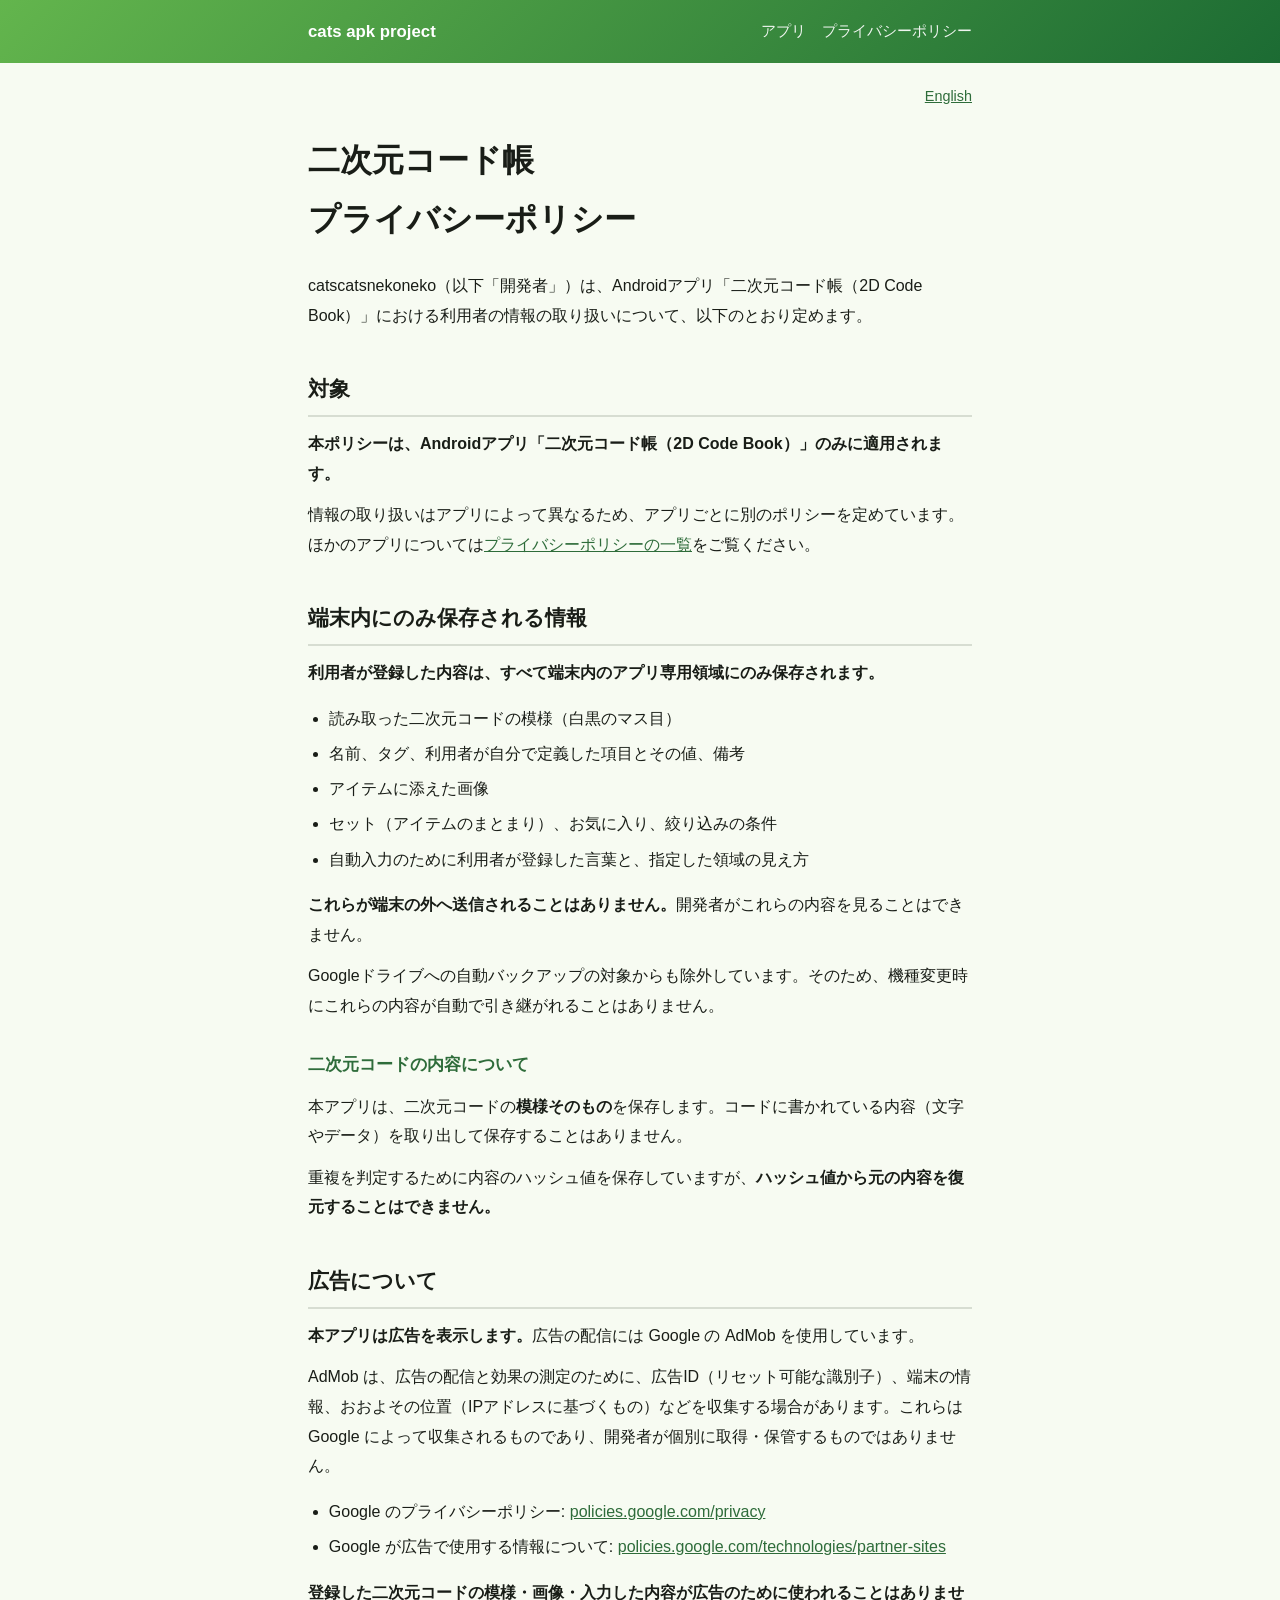
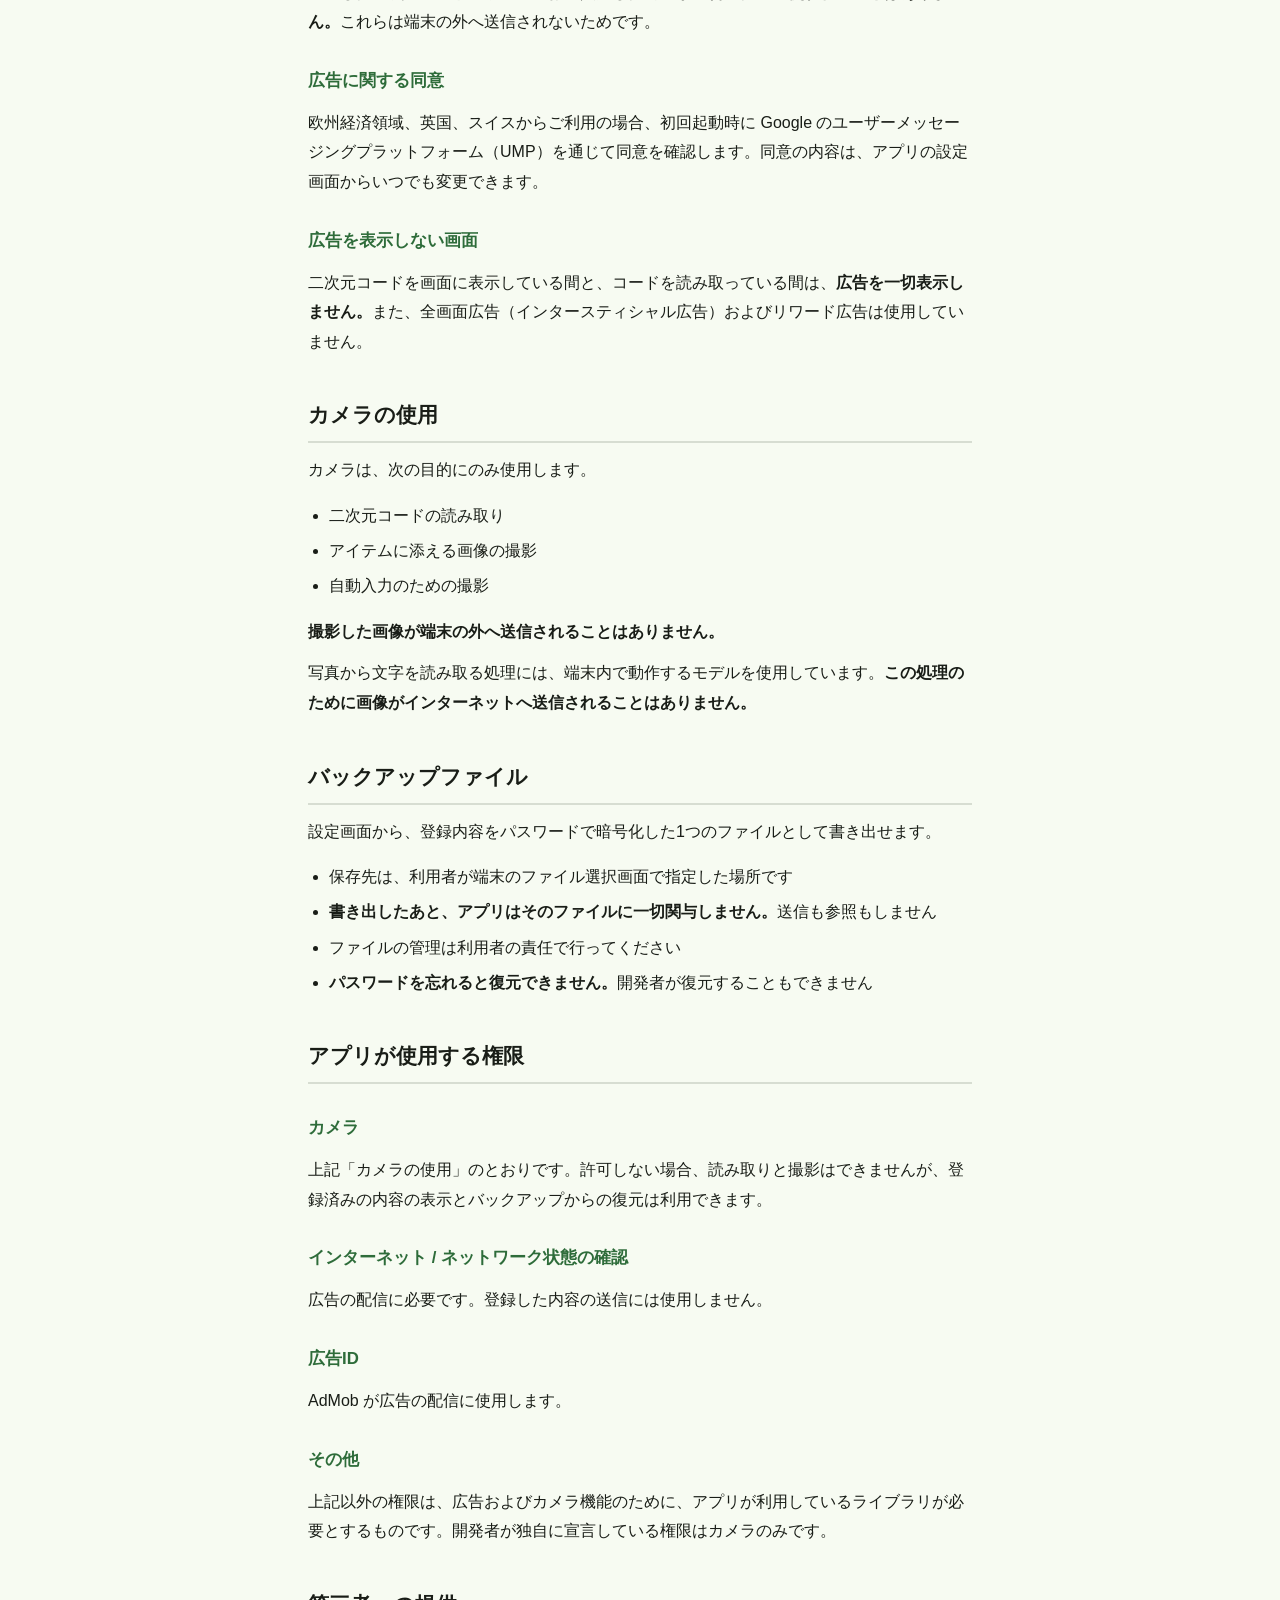
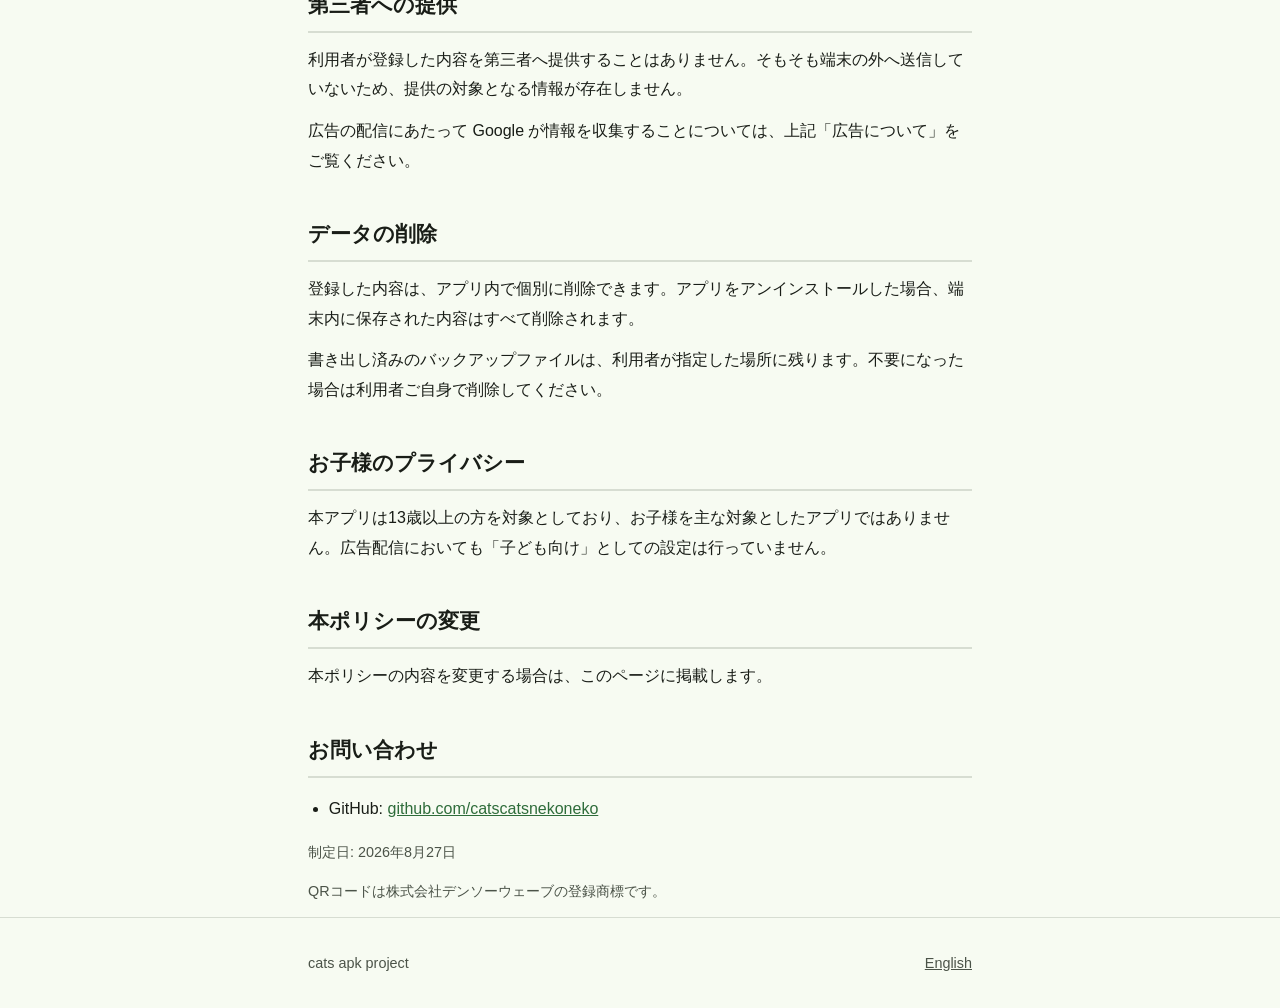
<file: privacy/codebook.html>
<!DOCTYPE html>
<html lang="ja">
<head>
<meta charset="utf-8">
<meta name="viewport" content="width=device-width, initial-scale=1">
<title>二次元コード帳 プライバシーポリシー - cats apk project</title>
<meta name="description" content="Androidアプリ「二次元コード帳」における、利用者の情報の取り扱いについて。">
<link rel="icon" href="../assets/icon.png">
<link rel="stylesheet" href="../assets/style.css">
</head>
<body>

<!--
  日本語の文は1行に収めること。ソースの改行が半角スペースとして描画されるため、
  文の途中で改行すると余計な空きが出る。

  **このアプリは広告を表示する。** 「マイ電話番号」のポリシーを流用しないこと。
  収集の有無がまったく違う。
-->

<header class="site-header">
  <div class="wrap">
    <a href="../">cats apk project</a>
    <nav>
      <a href="../#apps">アプリ</a>
      <a href="./">プライバシーポリシー</a>
    </nav>
  </div>
</header>

<main class="wrap">

  <p class="lang-switch"><a href="codebook.en.html">English</a></p>

  <h1>二次元コード帳<br>プライバシーポリシー</h1>

  <p>catscatsnekoneko（以下「開発者」）は、Androidアプリ「二次元コード帳（2D Code Book）」における利用者の情報の取り扱いについて、以下のとおり定めます。</p>

  <h2>対象</h2>

  <p><strong>本ポリシーは、Androidアプリ「二次元コード帳（2D Code Book）」のみに適用されます。</strong></p>

  <p>情報の取り扱いはアプリによって異なるため、アプリごとに別のポリシーを定めています。ほかのアプリについては<a href="./">プライバシーポリシーの一覧</a>をご覧ください。</p>

  <h2>端末内にのみ保存される情報</h2>

  <p><strong>利用者が登録した内容は、すべて端末内のアプリ専用領域にのみ保存されます。</strong></p>

  <ul>
    <li>読み取った二次元コードの模様（白黒のマス目）</li>
    <li>名前、タグ、利用者が自分で定義した項目とその値、備考</li>
    <li>アイテムに添えた画像</li>
    <li>セット（アイテムのまとまり）、お気に入り、絞り込みの条件</li>
    <li>自動入力のために利用者が登録した言葉と、指定した領域の見え方</li>
  </ul>

  <p><strong>これらが端末の外へ送信されることはありません。</strong>開発者がこれらの内容を見ることはできません。</p>

  <p>Googleドライブへの自動バックアップの対象からも除外しています。そのため、機種変更時にこれらの内容が自動で引き継がれることはありません。</p>

  <h3>二次元コードの内容について</h3>

  <p>本アプリは、二次元コードの<strong>模様そのもの</strong>を保存します。コードに書かれている内容（文字やデータ）を取り出して保存することはありません。</p>

  <p>重複を判定するために内容のハッシュ値を保存していますが、<strong>ハッシュ値から元の内容を復元することはできません。</strong></p>

  <h2>広告について</h2>

  <p><strong>本アプリは広告を表示します。</strong>広告の配信には Google の AdMob を使用しています。</p>

  <p>AdMob は、広告の配信と効果の測定のために、広告ID（リセット可能な識別子）、端末の情報、おおよその位置（IPアドレスに基づくもの）などを収集する場合があります。これらは Google によって収集されるものであり、開発者が個別に取得・保管するものではありません。</p>

  <ul>
    <li>Google のプライバシーポリシー: <a href="https://policies.google.com/privacy">policies.google.com/privacy</a></li>
    <li>Google が広告で使用する情報について: <a href="https://policies.google.com/technologies/partner-sites">policies.google.com/technologies/partner-sites</a></li>
  </ul>

  <p><strong>登録した二次元コードの模様・画像・入力した内容が広告のために使われることはありません。</strong>これらは端末の外へ送信されないためです。</p>

  <h3>広告に関する同意</h3>

  <p>欧州経済領域、英国、スイスからご利用の場合、初回起動時に Google のユーザーメッセージングプラットフォーム（UMP）を通じて同意を確認します。同意の内容は、アプリの設定画面からいつでも変更できます。</p>

  <h3>広告を表示しない画面</h3>

  <p>二次元コードを画面に表示している間と、コードを読み取っている間は、<strong>広告を一切表示しません。</strong>また、全画面広告（インタースティシャル広告）およびリワード広告は使用していません。</p>

  <h2>カメラの使用</h2>

  <p>カメラは、次の目的にのみ使用します。</p>

  <ul>
    <li>二次元コードの読み取り</li>
    <li>アイテムに添える画像の撮影</li>
    <li>自動入力のための撮影</li>
  </ul>

  <p><strong>撮影した画像が端末の外へ送信されることはありません。</strong></p>

  <p>写真から文字を読み取る処理には、端末内で動作するモデルを使用しています。<strong>この処理のために画像がインターネットへ送信されることはありません。</strong></p>

  <h2>バックアップファイル</h2>

  <p>設定画面から、登録内容をパスワードで暗号化した1つのファイルとして書き出せます。</p>

  <ul>
    <li>保存先は、利用者が端末のファイル選択画面で指定した場所です</li>
    <li><strong>書き出したあと、アプリはそのファイルに一切関与しません。</strong>送信も参照もしません</li>
    <li>ファイルの管理は利用者の責任で行ってください</li>
    <li><strong>パスワードを忘れると復元できません。</strong>開発者が復元することもできません</li>
  </ul>

  <h2>アプリが使用する権限</h2>

  <h3>カメラ</h3>
  <p>上記「カメラの使用」のとおりです。許可しない場合、読み取りと撮影はできませんが、登録済みの内容の表示とバックアップからの復元は利用できます。</p>

  <h3>インターネット / ネットワーク状態の確認</h3>
  <p>広告の配信に必要です。登録した内容の送信には使用しません。</p>

  <h3>広告ID</h3>
  <p>AdMob が広告の配信に使用します。</p>

  <h3>その他</h3>
  <p>上記以外の権限は、広告およびカメラ機能のために、アプリが利用しているライブラリが必要とするものです。開発者が独自に宣言している権限はカメラのみです。</p>

  <h2>第三者への提供</h2>

  <p>利用者が登録した内容を第三者へ提供することはありません。そもそも端末の外へ送信していないため、提供の対象となる情報が存在しません。</p>

  <p>広告の配信にあたって Google が情報を収集することについては、上記「広告について」をご覧ください。</p>

  <h2>データの削除</h2>

  <p>登録した内容は、アプリ内で個別に削除できます。アプリをアンインストールした場合、端末内に保存された内容はすべて削除されます。</p>

  <p>書き出し済みのバックアップファイルは、利用者が指定した場所に残ります。不要になった場合は利用者ご自身で削除してください。</p>

  <h2>お子様のプライバシー</h2>

  <p>本アプリは13歳以上の方を対象としており、お子様を主な対象としたアプリではありません。広告配信においても「子ども向け」としての設定は行っていません。</p>

  <h2>本ポリシーの変更</h2>

  <p>本ポリシーの内容を変更する場合は、このページに掲載します。</p>

  <h2>お問い合わせ</h2>

  <ul>
    <li>GitHub: <a href="https://github.com/catscatsnekoneko">github.com/catscatsnekoneko</a></li>
  </ul>

  <p style="color:var(--text-muted);font-size:0.9rem">制定日: 2026年8月27日</p>

  <p style="color:var(--text-muted);font-size:0.9rem">QRコードは株式会社デンソーウェーブの登録商標です。</p>

</main>

<footer class="site-footer">
  <div class="wrap">
    <span>cats apk project</span>
    <span><a href="codebook.en.html">English</a></span>
  </div>
</footer>

</body>
</html>
</file>
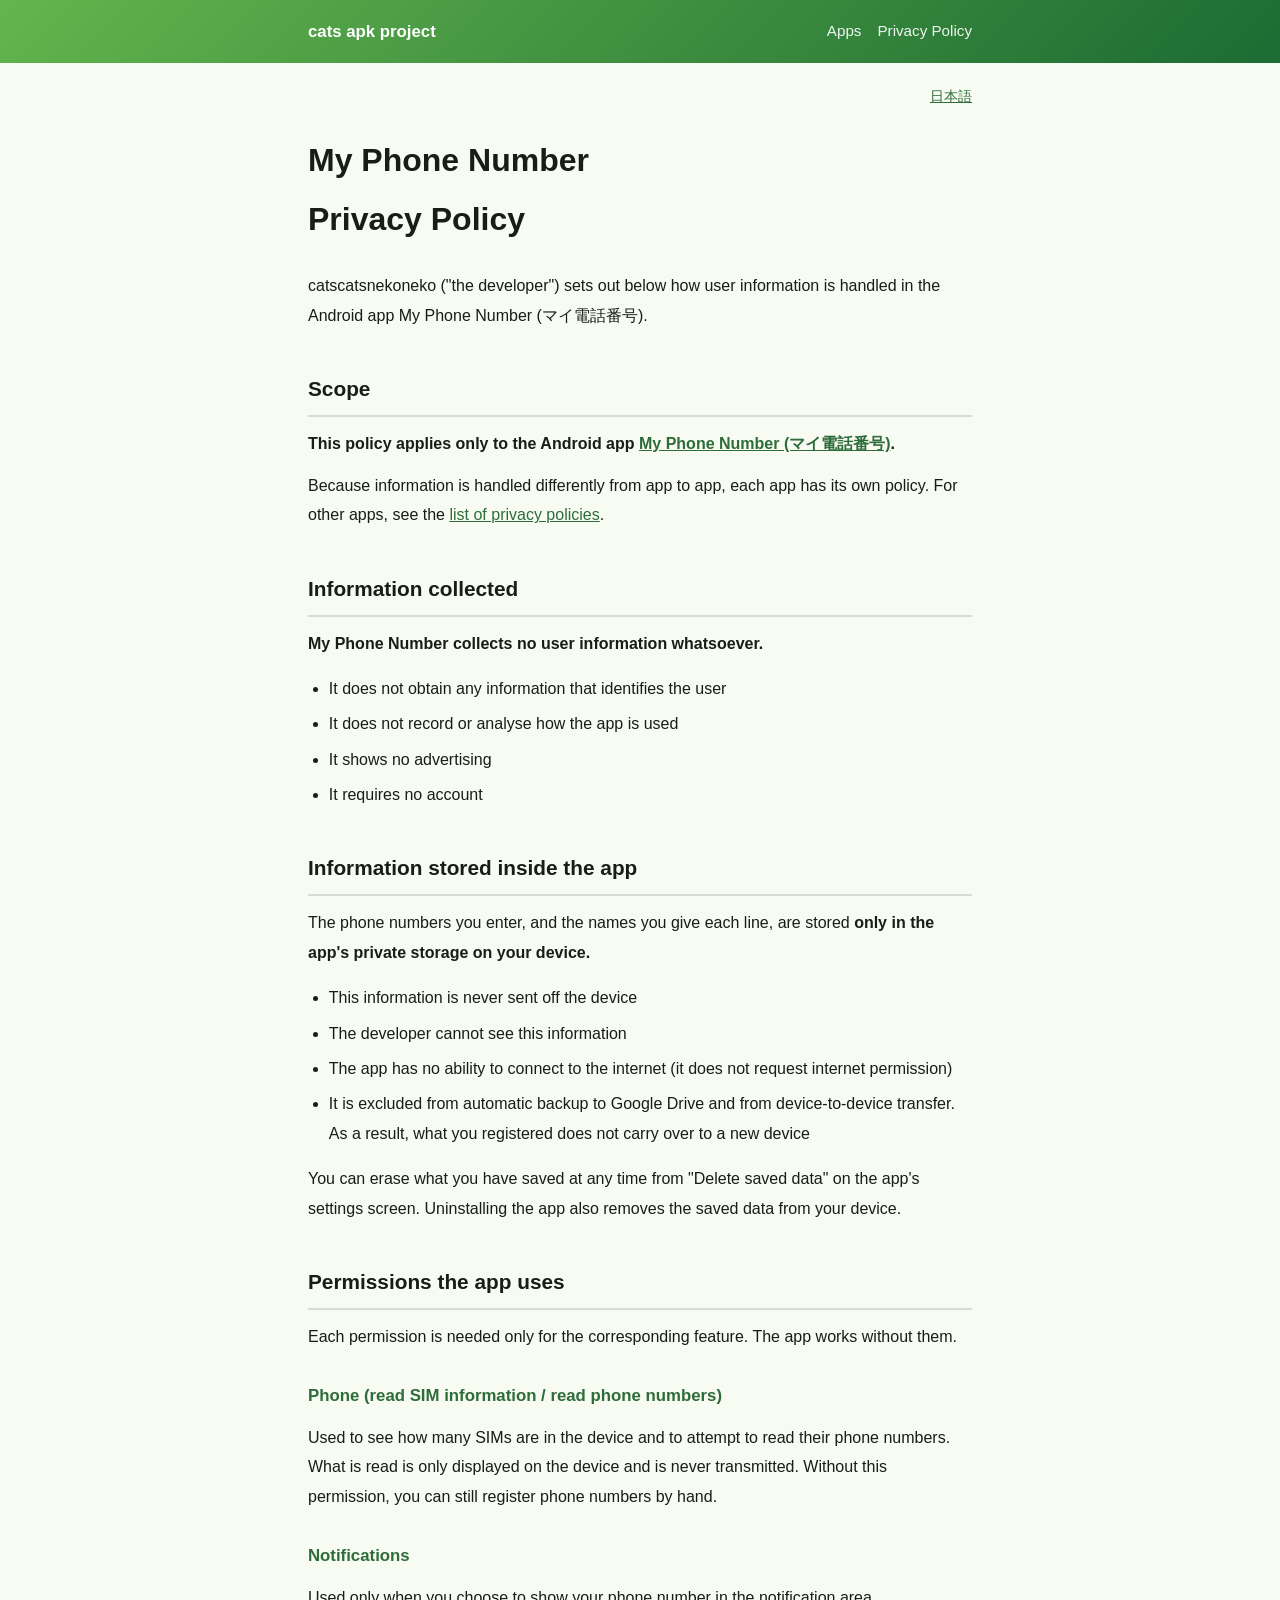
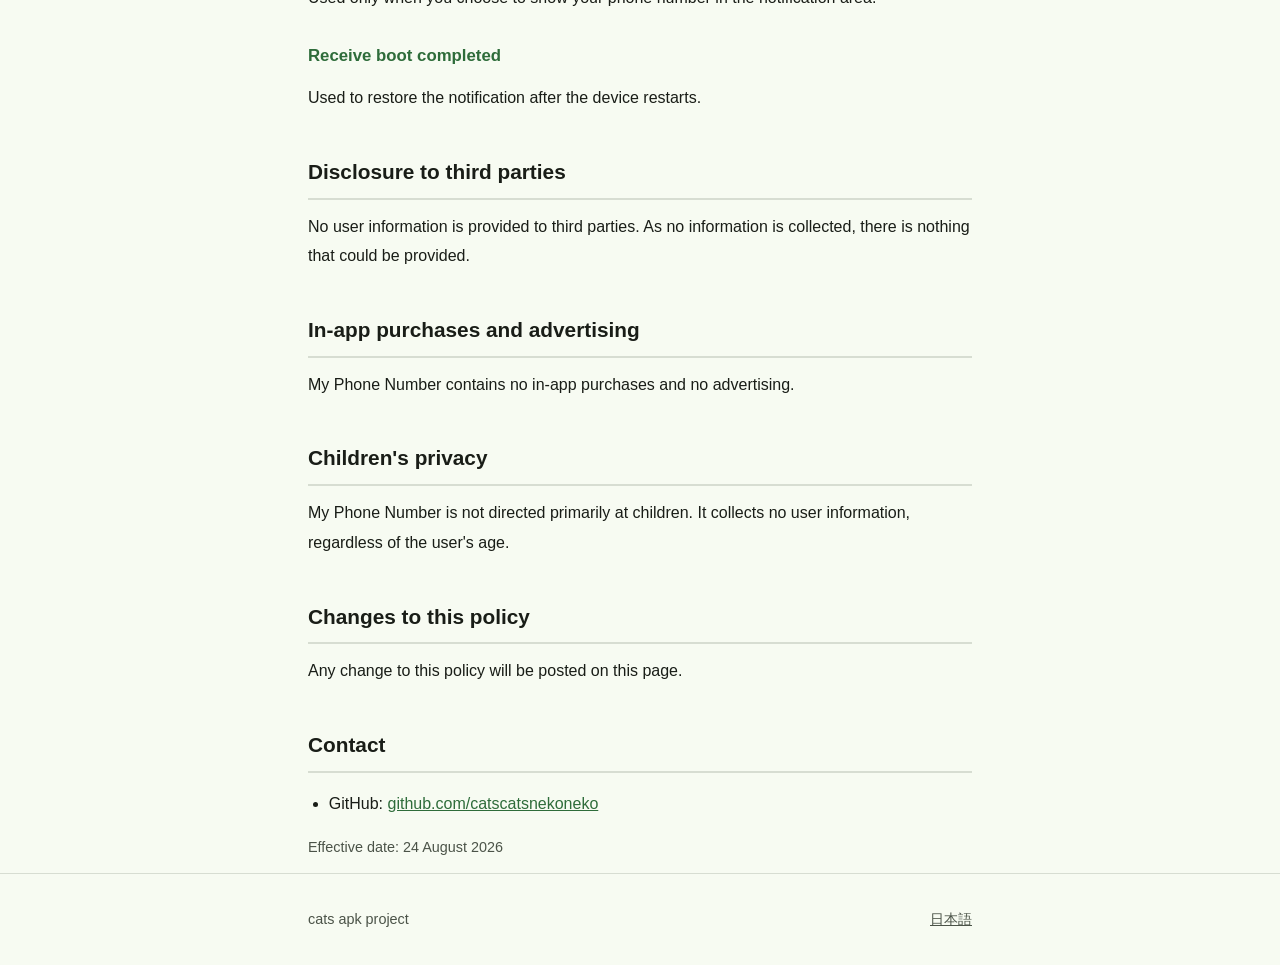
<file: privacy/myphonenumber.en.html>
<!DOCTYPE html>
<html lang="en">
<head>
<meta charset="utf-8">
<meta name="viewport" content="width=device-width, initial-scale=1">
<title>My Phone Number Privacy Policy - cats apk project</title>
<meta name="description" content="How user information is handled in the Android app My Phone Number.">
<link rel="icon" href="../assets/icon.png">
<link rel="stylesheet" href="../assets/style.css">
</head>
<body>

<header class="site-header">
  <div class="wrap">
    <a href="../">cats apk project</a>
    <nav>
      <a href="../#apps">Apps</a>
      <a href="myphonenumber.en.html">Privacy Policy</a>
    </nav>
  </div>
</header>

<main class="wrap">

  <p class="lang-switch"><a href="myphonenumber.html">日本語</a></p>

  <h1>My Phone Number<br>Privacy Policy</h1>

  <p>
    catscatsnekoneko ("the developer") sets out below how user information is handled
    in the Android app My Phone Number (マイ電話番号).
  </p>

  <h2>Scope</h2>

  <p>
    <strong>This policy applies only to the Android app
    <a href="../myphonenumber.html">My Phone Number (マイ電話番号)</a>.</strong>
  </p>

  <p>
    Because information is handled differently from app to app, each app has its own
    policy. For other apps, see the <a href="./">list of privacy policies</a>.
  </p>

  <h2>Information collected</h2>

  <p><strong>My Phone Number collects no user information whatsoever.</strong></p>

  <ul>
    <li>It does not obtain any information that identifies the user</li>
    <li>It does not record or analyse how the app is used</li>
    <li>It shows no advertising</li>
    <li>It requires no account</li>
  </ul>

  <h2>Information stored inside the app</h2>

  <p>
    The phone numbers you enter, and the names you give each line, are stored
    <strong>only in the app's private storage on your device.</strong>
  </p>

  <ul>
    <li>This information is never sent off the device</li>
    <li>The developer cannot see this information</li>
    <li>The app has no ability to connect to the internet (it does not request internet permission)</li>
    <li>
      It is excluded from automatic backup to Google Drive and from device-to-device
      transfer. As a result, what you registered does not carry over to a new device
    </li>
  </ul>

  <p>
    You can erase what you have saved at any time from "Delete saved data" on the app's
    settings screen. Uninstalling the app also removes the saved data from your device.
  </p>

  <h2>Permissions the app uses</h2>

  <p>Each permission is needed only for the corresponding feature. The app works without them.</p>

  <h3>Phone (read SIM information / read phone numbers)</h3>
  <p>
    Used to see how many SIMs are in the device and to attempt to read their phone numbers.
    What is read is only displayed on the device and is never transmitted.
    Without this permission, you can still register phone numbers by hand.
  </p>

  <h3>Notifications</h3>
  <p>Used only when you choose to show your phone number in the notification area.</p>

  <h3>Receive boot completed</h3>
  <p>Used to restore the notification after the device restarts.</p>

  <h2>Disclosure to third parties</h2>

  <p>
    No user information is provided to third parties.
    As no information is collected, there is nothing that could be provided.
  </p>

  <h2>In-app purchases and advertising</h2>

  <p>My Phone Number contains no in-app purchases and no advertising.</p>

  <h2>Children's privacy</h2>

  <p>
    My Phone Number is not directed primarily at children.
    It collects no user information, regardless of the user's age.
  </p>

  <h2>Changes to this policy</h2>

  <p>Any change to this policy will be posted on this page.</p>

  <h2>Contact</h2>

  <ul>
    <li>GitHub: <a href="https://github.com/catscatsnekoneko">github.com/catscatsnekoneko</a></li>
  </ul>

  <p style="color:var(--text-muted);font-size:0.9rem">Effective date: 24 August 2026</p>

</main>

<footer class="site-footer">
  <div class="wrap">
    <span>cats apk project</span>
    <span><a href="myphonenumber.html">日本語</a></span>
  </div>
</footer>

</body>
</html>
</file>
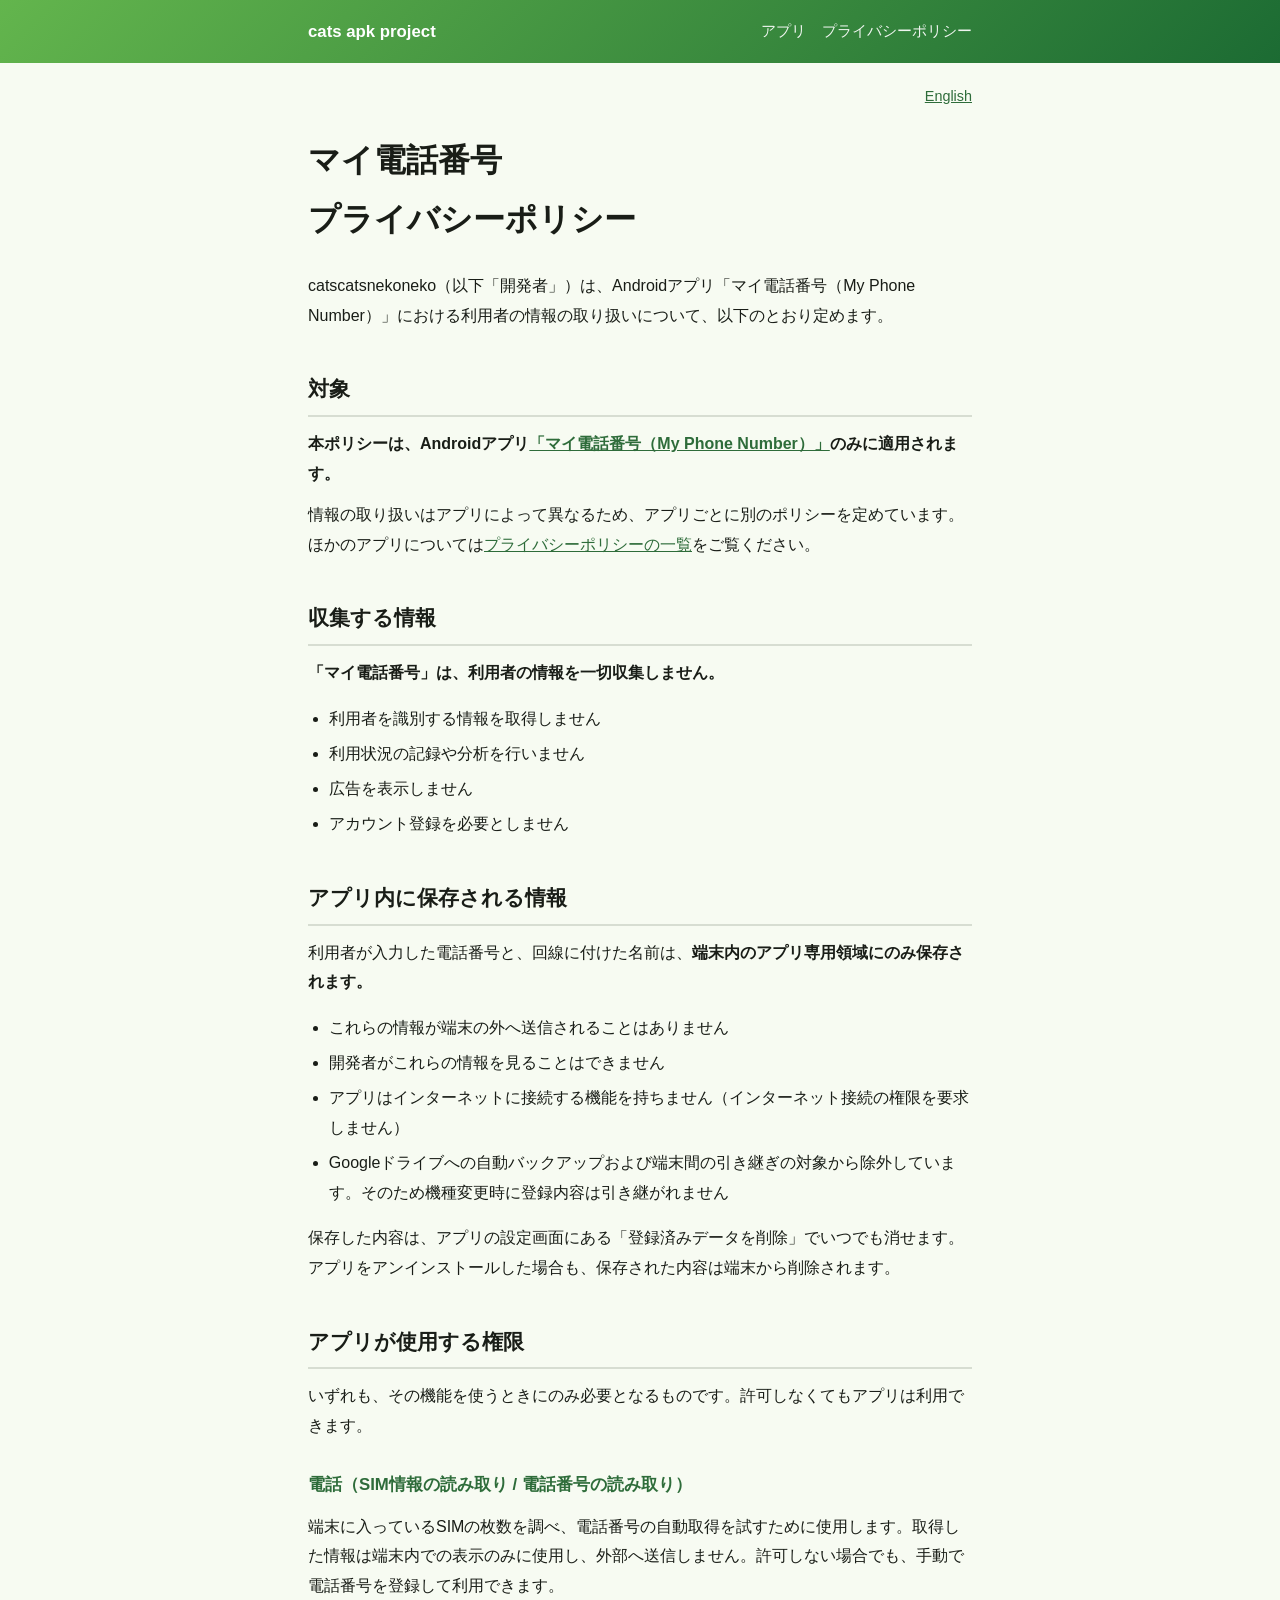
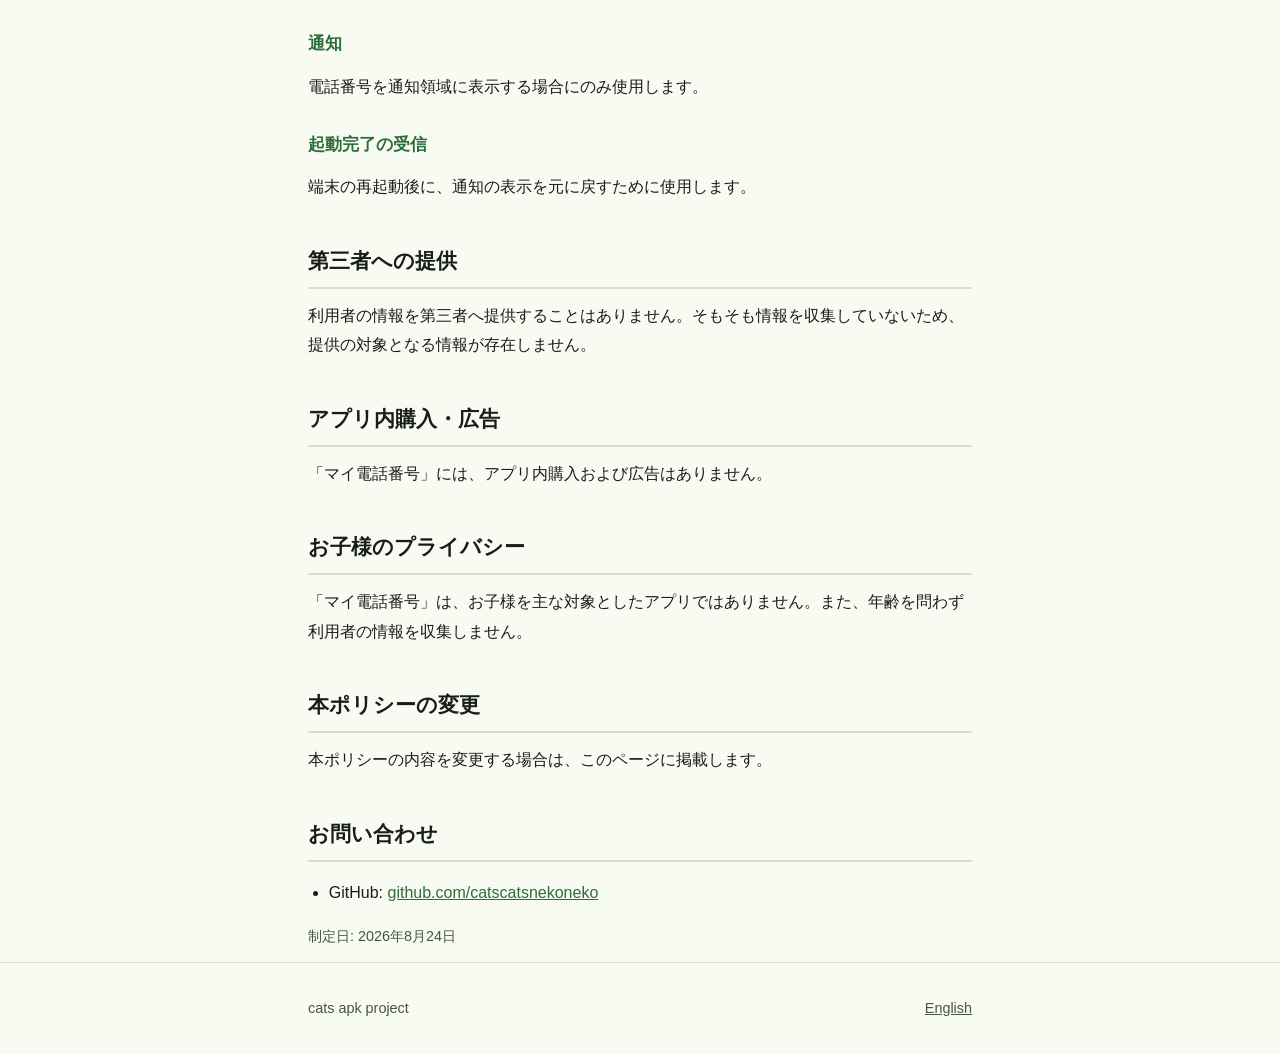
<file: privacy/myphonenumber.html>
<!DOCTYPE html>
<html lang="ja">
<head>
<meta charset="utf-8">
<meta name="viewport" content="width=device-width, initial-scale=1">
<title>マイ電話番号 プライバシーポリシー - cats apk project</title>
<meta name="description" content="Androidアプリ「マイ電話番号」における、利用者の情報の取り扱いについて。">
<link rel="icon" href="../assets/icon.png">
<link rel="stylesheet" href="../assets/style.css">
</head>
<body>

<!--
  日本語の文は1行に収めること。ソースの改行が半角スペースとして描画されるため、
  文の途中で改行すると余計な空きが出る。
-->

<header class="site-header">
  <div class="wrap">
    <a href="../">cats apk project</a>
    <nav>
      <a href="../#apps">アプリ</a>
      <a href="myphonenumber.html">プライバシーポリシー</a>
    </nav>
  </div>
</header>

<main class="wrap">

  <p class="lang-switch"><a href="myphonenumber.en.html">English</a></p>

  <h1>マイ電話番号<br>プライバシーポリシー</h1>

  <p>catscatsnekoneko（以下「開発者」）は、Androidアプリ「マイ電話番号（My Phone Number）」における利用者の情報の取り扱いについて、以下のとおり定めます。</p>

  <h2>対象</h2>

  <p><strong>本ポリシーは、Androidアプリ<a href="../myphonenumber.html">「マイ電話番号（My Phone Number）」</a>のみに適用されます。</strong></p>

  <p>情報の取り扱いはアプリによって異なるため、アプリごとに別のポリシーを定めています。ほかのアプリについては<a href="./">プライバシーポリシーの一覧</a>をご覧ください。</p>

  <h2>収集する情報</h2>

  <p><strong>「マイ電話番号」は、利用者の情報を一切収集しません。</strong></p>

  <ul>
    <li>利用者を識別する情報を取得しません</li>
    <li>利用状況の記録や分析を行いません</li>
    <li>広告を表示しません</li>
    <li>アカウント登録を必要としません</li>
  </ul>

  <h2>アプリ内に保存される情報</h2>

  <p>利用者が入力した電話番号と、回線に付けた名前は、<strong>端末内のアプリ専用領域にのみ保存されます。</strong></p>

  <ul>
    <li>これらの情報が端末の外へ送信されることはありません</li>
    <li>開発者がこれらの情報を見ることはできません</li>
    <li>アプリはインターネットに接続する機能を持ちません（インターネット接続の権限を要求しません）</li>
    <li>Googleドライブへの自動バックアップおよび端末間の引き継ぎの対象から除外しています。そのため機種変更時に登録内容は引き継がれません</li>
  </ul>

  <p>保存した内容は、アプリの設定画面にある「登録済みデータを削除」でいつでも消せます。アプリをアンインストールした場合も、保存された内容は端末から削除されます。</p>

  <h2>アプリが使用する権限</h2>

  <p>いずれも、その機能を使うときにのみ必要となるものです。許可しなくてもアプリは利用できます。</p>

  <h3>電話（SIM情報の読み取り / 電話番号の読み取り）</h3>
  <p>端末に入っているSIMの枚数を調べ、電話番号の自動取得を試すために使用します。取得した情報は端末内での表示のみに使用し、外部へ送信しません。許可しない場合でも、手動で電話番号を登録して利用できます。</p>

  <h3>通知</h3>
  <p>電話番号を通知領域に表示する場合にのみ使用します。</p>

  <h3>起動完了の受信</h3>
  <p>端末の再起動後に、通知の表示を元に戻すために使用します。</p>

  <h2>第三者への提供</h2>

  <p>利用者の情報を第三者へ提供することはありません。そもそも情報を収集していないため、提供の対象となる情報が存在しません。</p>

  <h2>アプリ内購入・広告</h2>

  <p>「マイ電話番号」には、アプリ内購入および広告はありません。</p>

  <h2>お子様のプライバシー</h2>

  <p>「マイ電話番号」は、お子様を主な対象としたアプリではありません。また、年齢を問わず利用者の情報を収集しません。</p>

  <h2>本ポリシーの変更</h2>

  <p>本ポリシーの内容を変更する場合は、このページに掲載します。</p>

  <h2>お問い合わせ</h2>

  <ul>
    <li>GitHub: <a href="https://github.com/catscatsnekoneko">github.com/catscatsnekoneko</a></li>
  </ul>

  <p style="color:var(--text-muted);font-size:0.9rem">制定日: 2026年8月24日</p>

</main>

<footer class="site-footer">
  <div class="wrap">
    <span>cats apk project</span>
    <span><a href="myphonenumber.en.html">English</a></span>
  </div>
</footer>

</body>
</html>
</file>
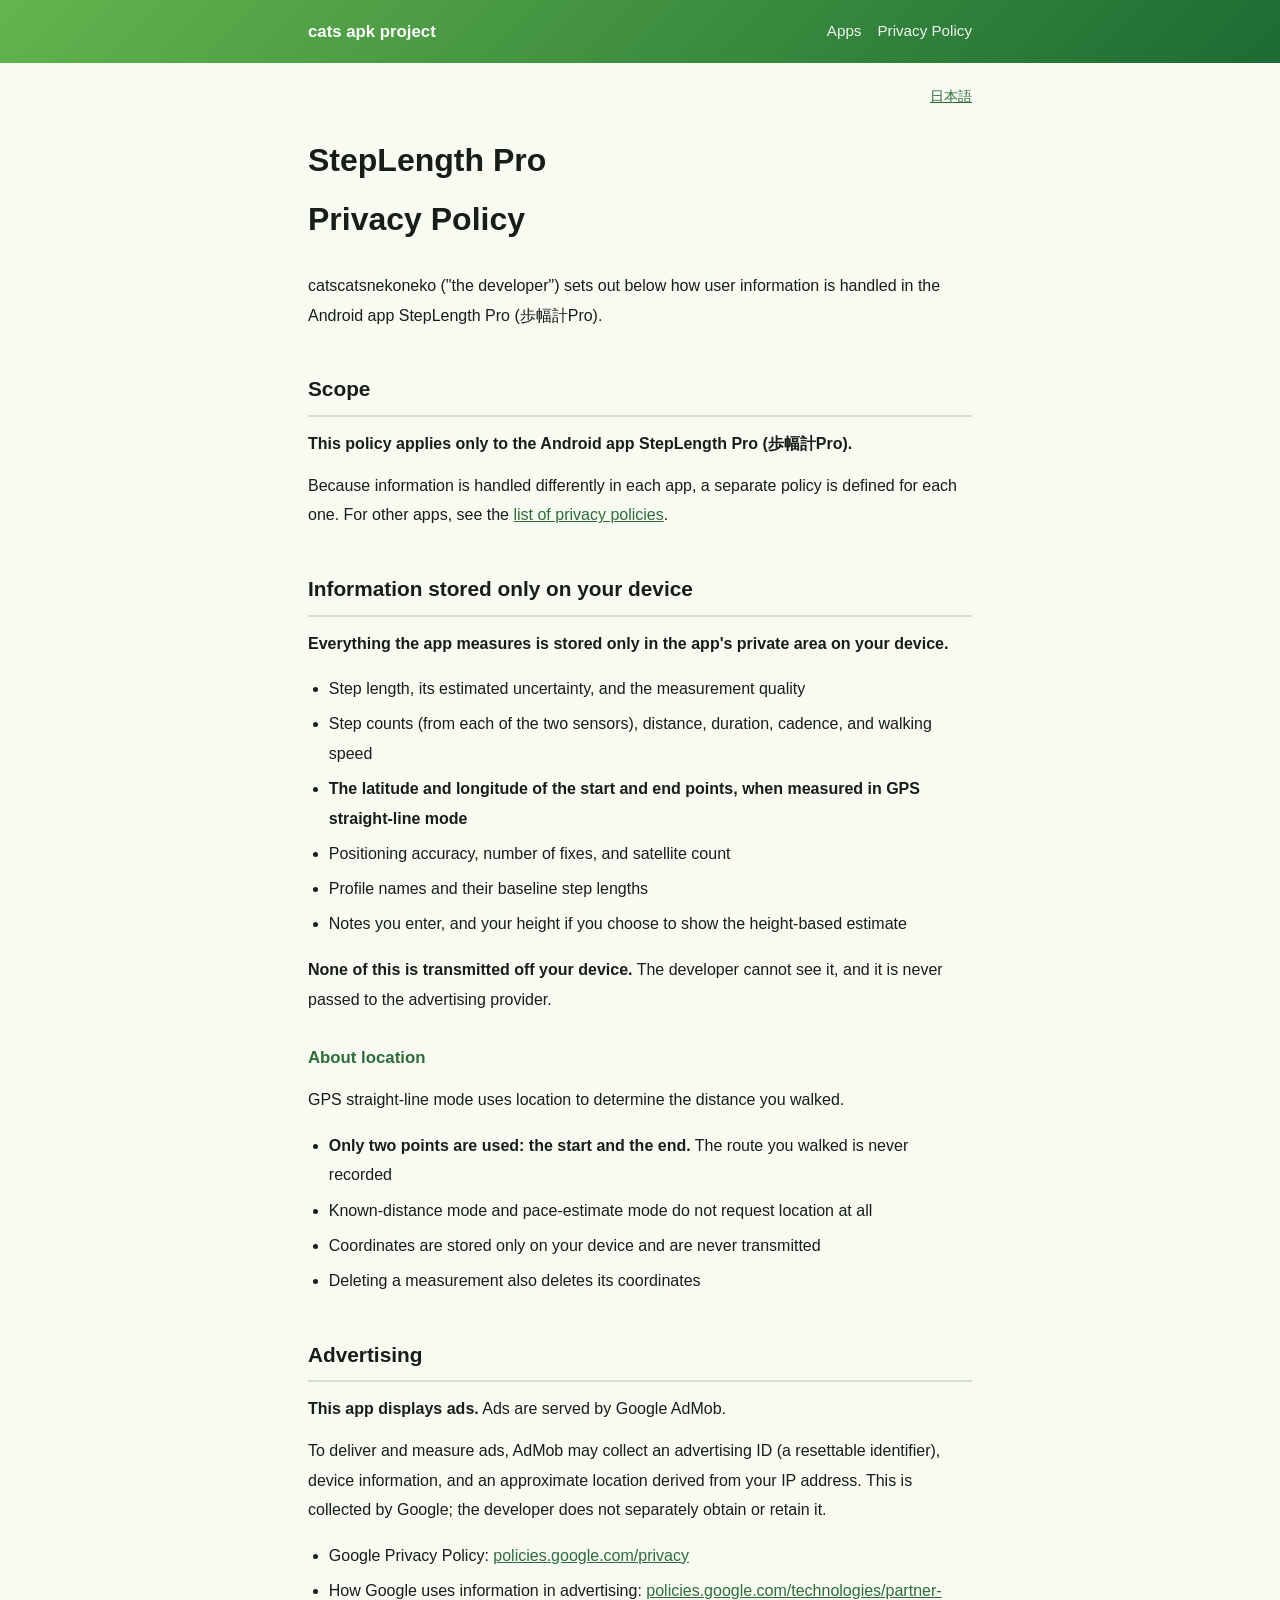
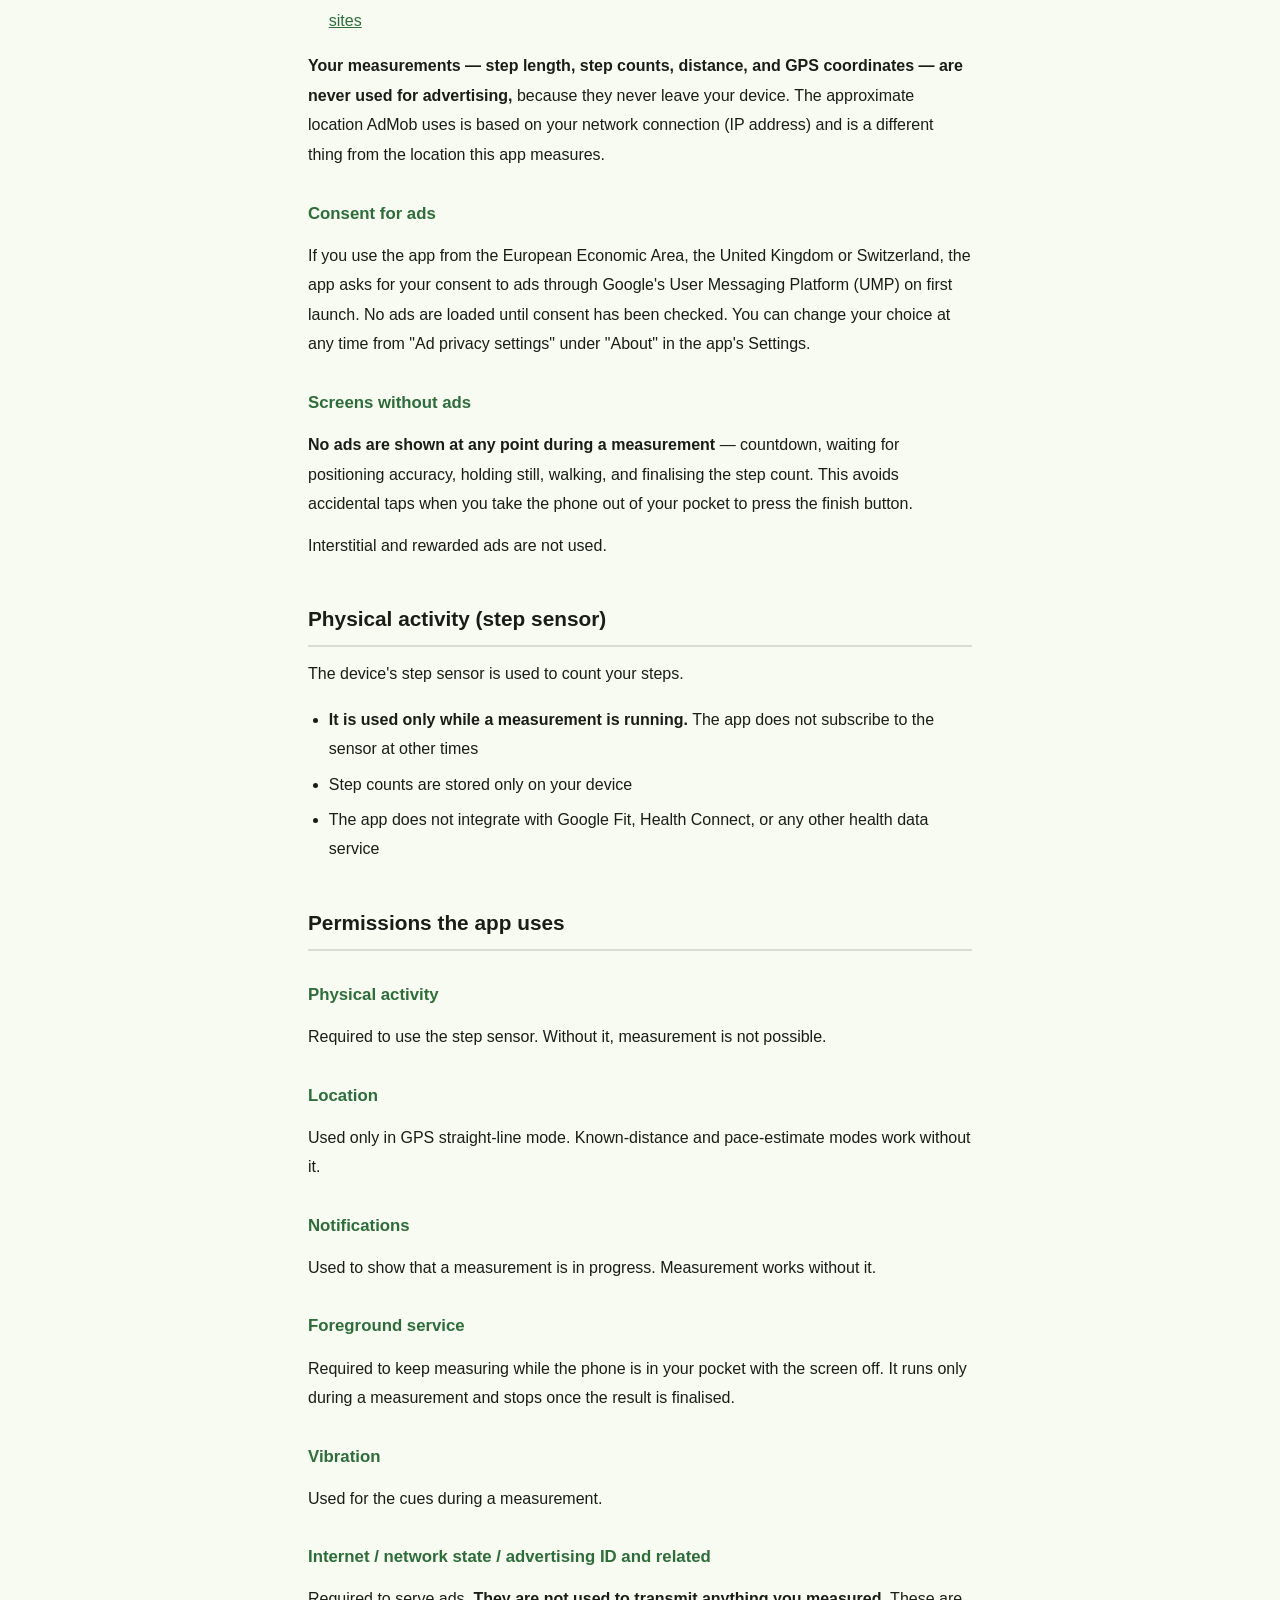
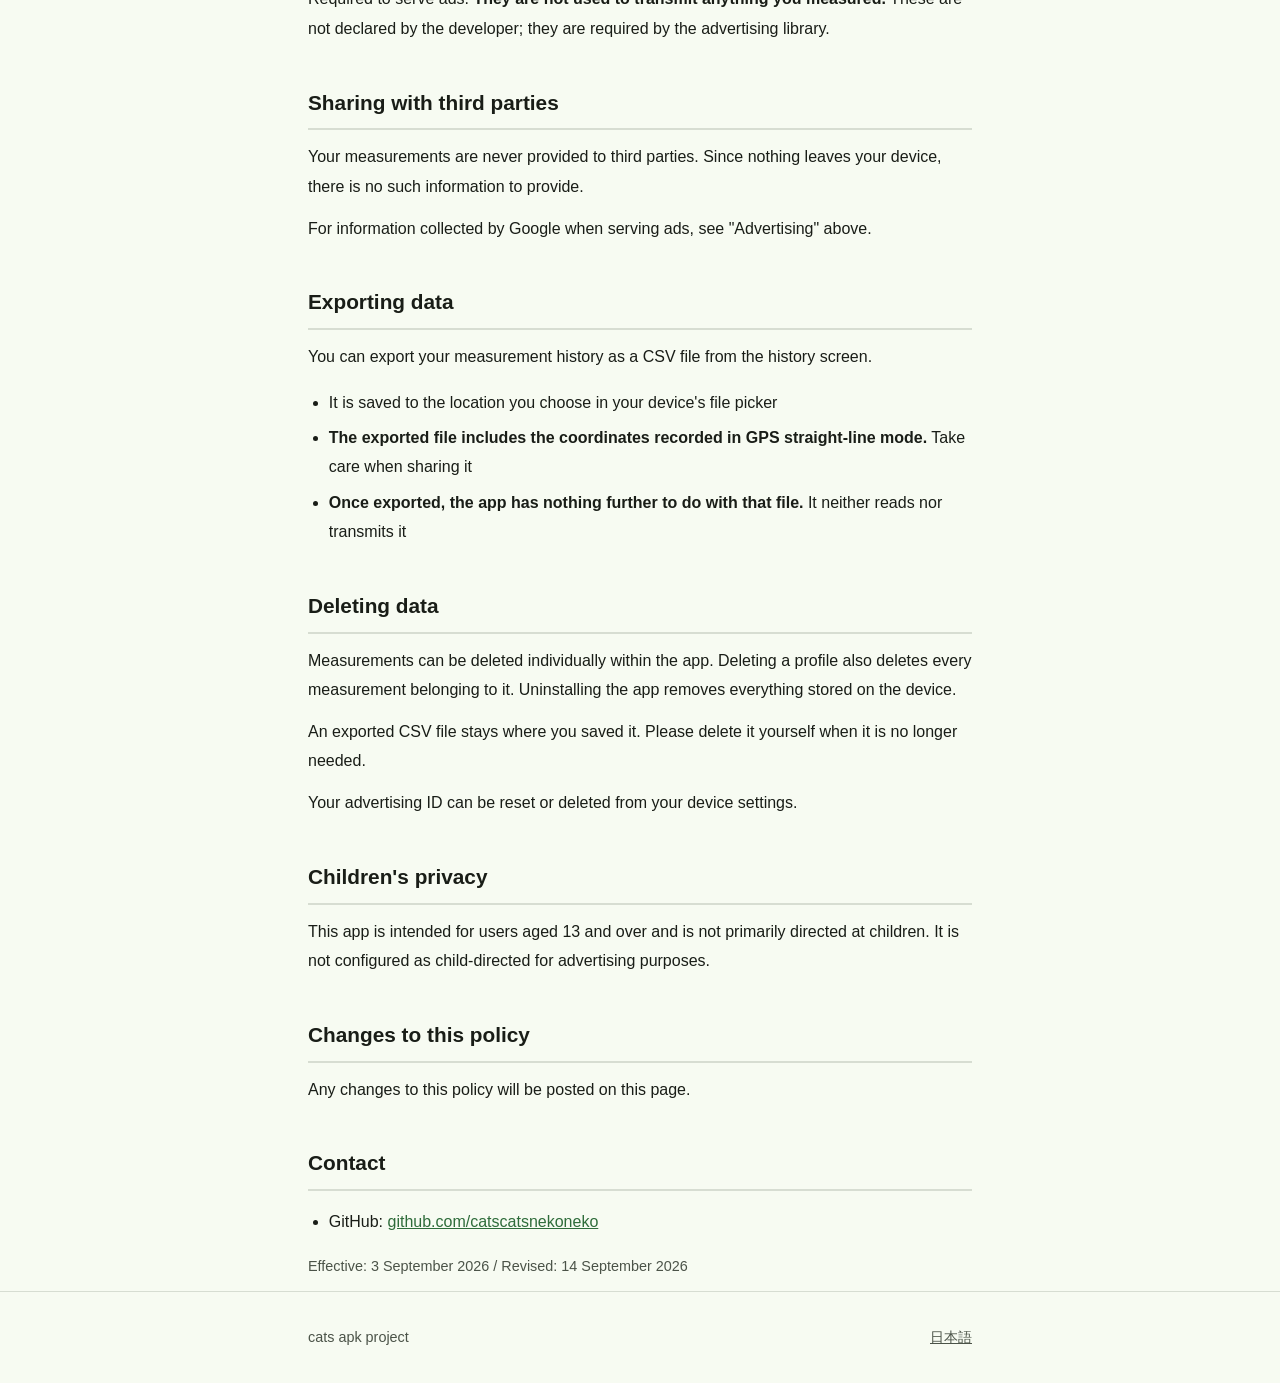
<file: privacy/steplengthpro.en.html>
<!DOCTYPE html>
<html lang="en">
<head>
<meta charset="utf-8">
<meta name="viewport" content="width=device-width, initial-scale=1">
<title>StepLength Pro Privacy Policy - cats apk project</title>
<meta name="description" content="How user information is handled in the Android app StepLength Pro.">
<link rel="icon" href="../assets/icon.png">
<link rel="stylesheet" href="../assets/style.css">
</head>
<body>

<!--
  **This app shows ads and uses location.** Do not reuse the My Phone Number policy here.

  Consent management (UMP) shipped in versionCode 4 (1.0.3); "Consent for ads" matches it.
  "Ad privacy settings" in the app's settings only appears for users in regions that require consent.
-->

<header class="site-header">
  <div class="wrap">
    <a href="../">cats apk project</a>
    <nav>
      <a href="../#apps">Apps</a>
      <a href="./">Privacy Policy</a>
    </nav>
  </div>
</header>

<main class="wrap">

  <p class="lang-switch"><a href="steplengthpro.html">日本語</a></p>

  <h1>StepLength Pro<br>Privacy Policy</h1>

  <p>
    catscatsnekoneko ("the developer") sets out below how user information is handled
    in the Android app StepLength Pro (歩幅計Pro).
  </p>

  <h2>Scope</h2>

  <p>
    <strong>This policy applies only to the Android app StepLength Pro (歩幅計Pro).</strong>
  </p>

  <p>
    Because information is handled differently in each app, a separate policy is defined
    for each one. For other apps, see the <a href="./">list of privacy policies</a>.
  </p>

  <h2>Information stored only on your device</h2>

  <p>
    <strong>Everything the app measures is stored only in the app's private area on your device.</strong>
  </p>

  <ul>
    <li>Step length, its estimated uncertainty, and the measurement quality</li>
    <li>Step counts (from each of the two sensors), distance, duration, cadence, and walking speed</li>
    <li><strong>The latitude and longitude of the start and end points, when measured in GPS straight-line mode</strong></li>
    <li>Positioning accuracy, number of fixes, and satellite count</li>
    <li>Profile names and their baseline step lengths</li>
    <li>Notes you enter, and your height if you choose to show the height-based estimate</li>
  </ul>

  <p>
    <strong>None of this is transmitted off your device.</strong> The developer cannot see it,
    and it is never passed to the advertising provider.
  </p>

  <h3>About location</h3>

  <p>GPS straight-line mode uses location to determine the distance you walked.</p>

  <ul>
    <li><strong>Only two points are used: the start and the end.</strong> The route you walked is never recorded</li>
    <li>Known-distance mode and pace-estimate mode do not request location at all</li>
    <li>Coordinates are stored only on your device and are never transmitted</li>
    <li>Deleting a measurement also deletes its coordinates</li>
  </ul>

  <h2>Advertising</h2>

  <p><strong>This app displays ads.</strong> Ads are served by Google AdMob.</p>

  <p>
    To deliver and measure ads, AdMob may collect an advertising ID (a resettable identifier),
    device information, and an approximate location derived from your IP address. This is
    collected by Google; the developer does not separately obtain or retain it.
  </p>

  <ul>
    <li>Google Privacy Policy: <a href="https://policies.google.com/privacy">policies.google.com/privacy</a></li>
    <li>How Google uses information in advertising: <a href="https://policies.google.com/technologies/partner-sites">policies.google.com/technologies/partner-sites</a></li>
  </ul>

  <p>
    <strong>Your measurements — step length, step counts, distance, and GPS coordinates — are never
    used for advertising,</strong> because they never leave your device. The approximate location
    AdMob uses is based on your network connection (IP address) and is a different thing from the
    location this app measures.
  </p>

  <h3>Consent for ads</h3>

  <p>If you use the app from the European Economic Area, the United Kingdom or Switzerland, the app asks for your consent to ads through Google's User Messaging Platform (UMP) on first launch. No ads are loaded until consent has been checked. You can change your choice at any time from "Ad privacy settings" under "About" in the app's Settings.</p>

  <h3>Screens without ads</h3>

  <p>
    <strong>No ads are shown at any point during a measurement</strong> — countdown, waiting for
    positioning accuracy, holding still, walking, and finalising the step count. This avoids
    accidental taps when you take the phone out of your pocket to press the finish button.
  </p>

  <p>Interstitial and rewarded ads are not used.</p>

  <h2>Physical activity (step sensor)</h2>

  <p>The device's step sensor is used to count your steps.</p>

  <ul>
    <li><strong>It is used only while a measurement is running.</strong> The app does not subscribe to the sensor at other times</li>
    <li>Step counts are stored only on your device</li>
    <li>The app does not integrate with Google Fit, Health Connect, or any other health data service</li>
  </ul>

  <h2>Permissions the app uses</h2>

  <h3>Physical activity</h3>
  <p>Required to use the step sensor. Without it, measurement is not possible.</p>

  <h3>Location</h3>
  <p>Used only in GPS straight-line mode. Known-distance and pace-estimate modes work without it.</p>

  <h3>Notifications</h3>
  <p>Used to show that a measurement is in progress. Measurement works without it.</p>

  <h3>Foreground service</h3>
  <p>
    Required to keep measuring while the phone is in your pocket with the screen off.
    It runs only during a measurement and stops once the result is finalised.
  </p>

  <h3>Vibration</h3>
  <p>Used for the cues during a measurement.</p>

  <h3>Internet / network state / advertising ID and related</h3>
  <p>
    Required to serve ads. <strong>They are not used to transmit anything you measured.</strong>
    These are not declared by the developer; they are required by the advertising library.
  </p>

  <h2>Sharing with third parties</h2>

  <p>
    Your measurements are never provided to third parties. Since nothing leaves your device,
    there is no such information to provide.
  </p>

  <p>
    For information collected by Google when serving ads, see "Advertising" above.
  </p>

  <h2>Exporting data</h2>

  <p>You can export your measurement history as a CSV file from the history screen.</p>

  <ul>
    <li>It is saved to the location you choose in your device's file picker</li>
    <li><strong>The exported file includes the coordinates recorded in GPS straight-line mode.</strong> Take care when sharing it</li>
    <li><strong>Once exported, the app has nothing further to do with that file.</strong> It neither reads nor transmits it</li>
  </ul>

  <h2>Deleting data</h2>

  <p>
    Measurements can be deleted individually within the app. Deleting a profile also deletes every
    measurement belonging to it. Uninstalling the app removes everything stored on the device.
  </p>

  <p>
    An exported CSV file stays where you saved it. Please delete it yourself when it is no longer needed.
  </p>

  <p>Your advertising ID can be reset or deleted from your device settings.</p>

  <h2>Children's privacy</h2>

  <p>
    This app is intended for users aged 13 and over and is not primarily directed at children.
    It is not configured as child-directed for advertising purposes.
  </p>

  <h2>Changes to this policy</h2>

  <p>Any changes to this policy will be posted on this page.</p>

  <h2>Contact</h2>

  <ul>
    <li>GitHub: <a href="https://github.com/catscatsnekoneko">github.com/catscatsnekoneko</a></li>
  </ul>

  <p style="color:var(--text-muted);font-size:0.9rem">Effective: 3 September 2026 / Revised: 14 September 2026</p>

</main>

<footer class="site-footer">
  <div class="wrap">
    <span>cats apk project</span>
    <span><a href="steplengthpro.html">日本語</a></span>
  </div>
</footer>

</body>
</html>
</file>
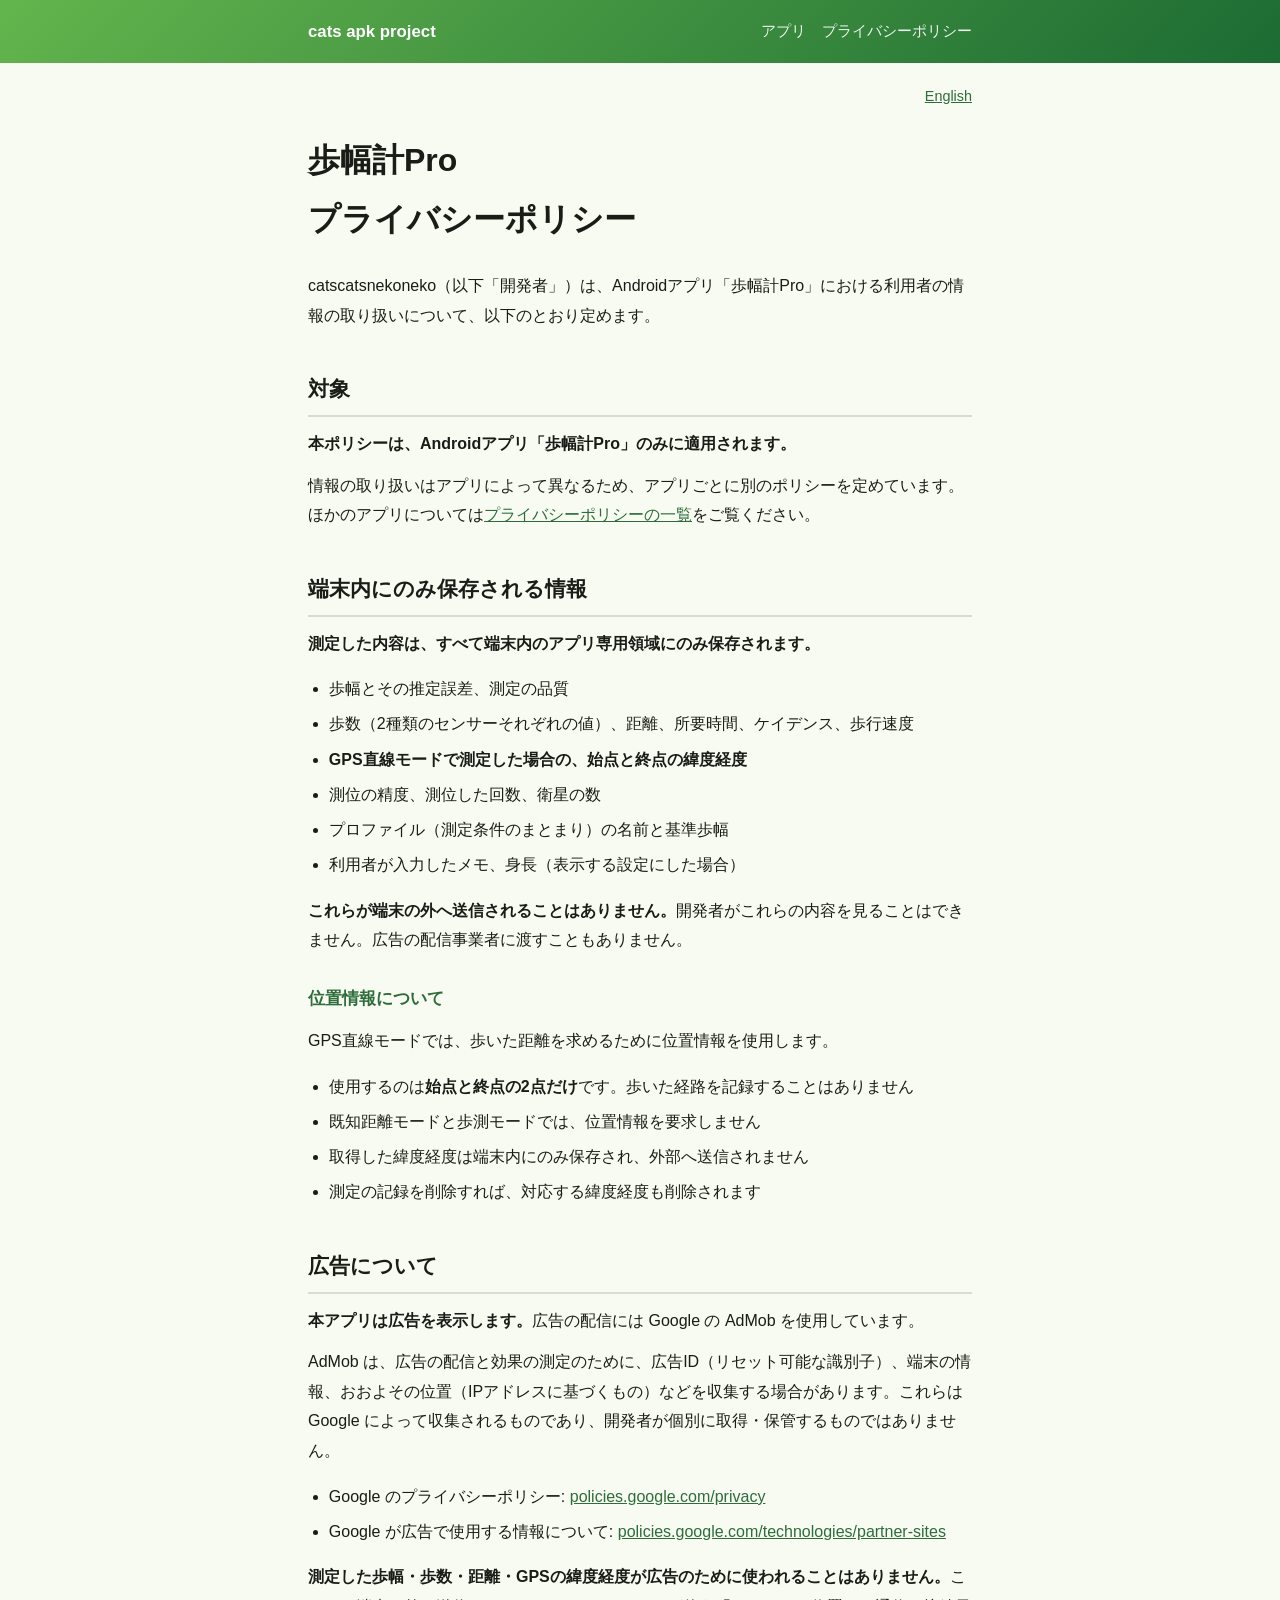
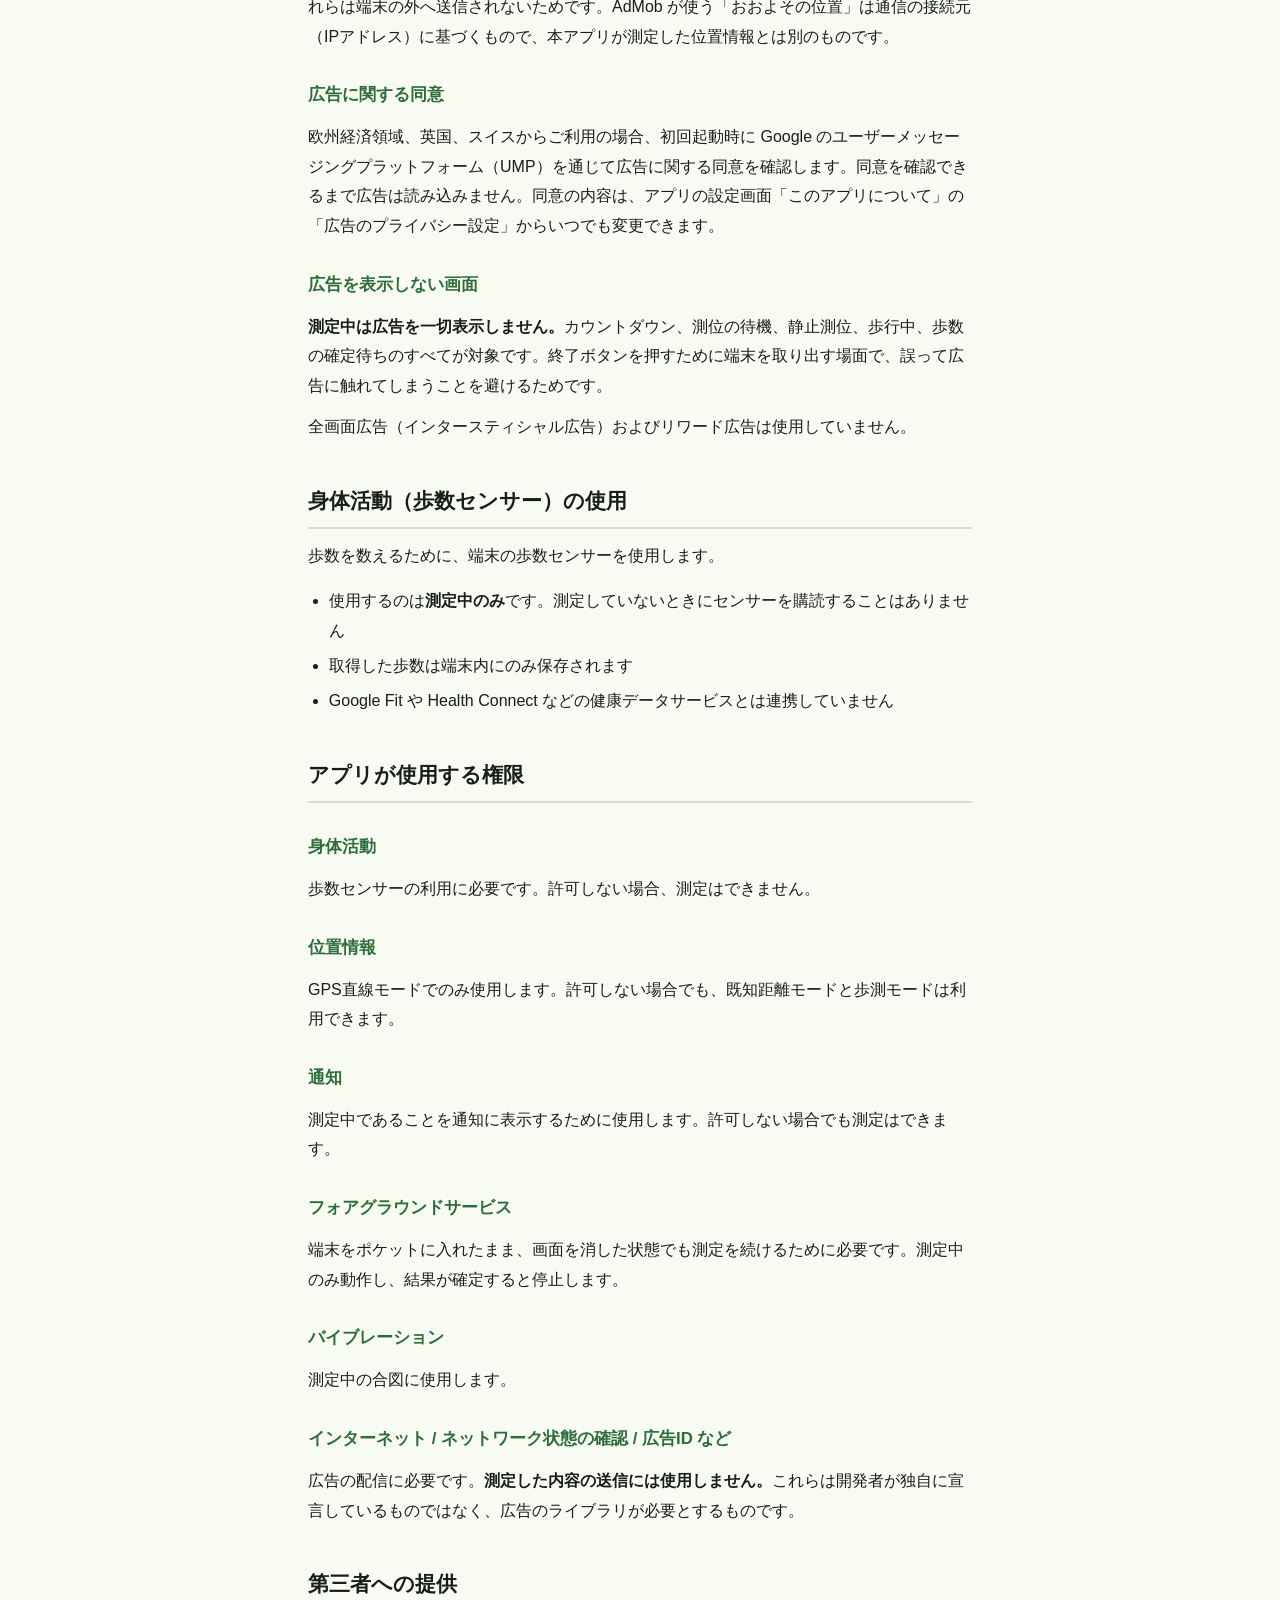
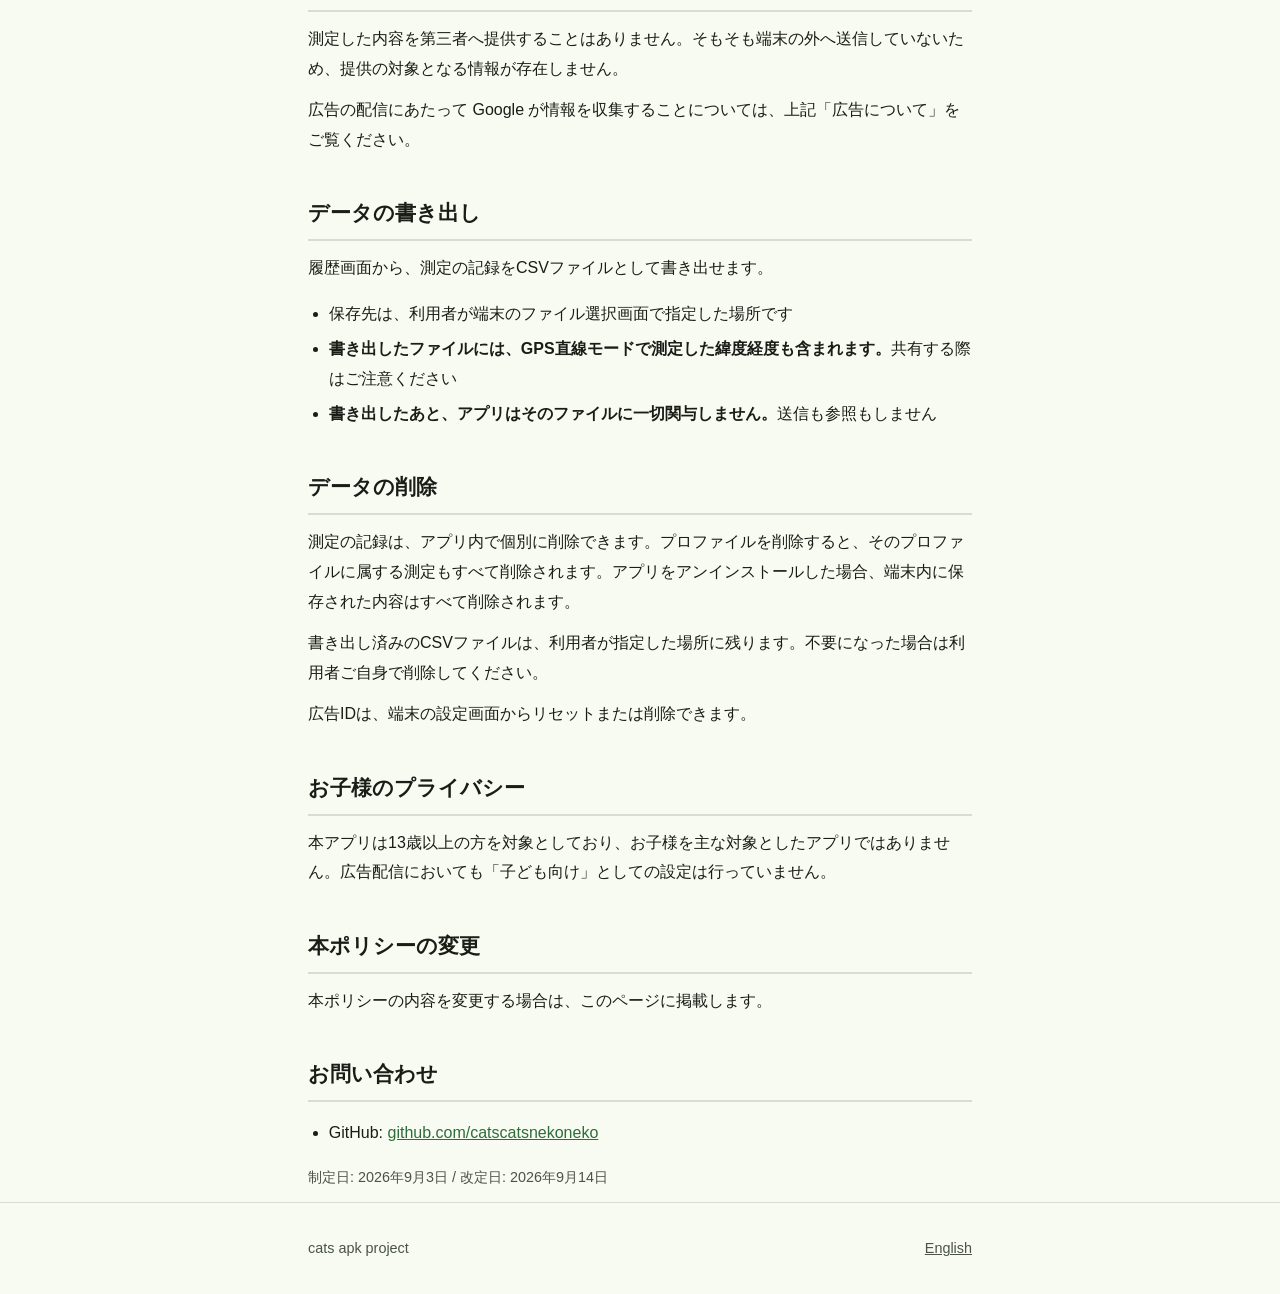
<file: privacy/steplengthpro.html>
<!DOCTYPE html>
<html lang="ja">
<head>
<meta charset="utf-8">
<meta name="viewport" content="width=device-width, initial-scale=1">
<title>歩幅計Pro プライバシーポリシー - cats apk project</title>
<meta name="description" content="Androidアプリ「歩幅計Pro」における、利用者の情報の取り扱いについて。">
<link rel="icon" href="../assets/icon.png">
<link rel="stylesheet" href="../assets/style.css">
</head>
<body>

<!--
  日本語の文は1行に収めること。ソースの改行が半角スペースとして描画されるため、
  文の途中で改行すると余計な空きが出る。

  **このアプリは広告を表示し、位置情報を扱う。** 「マイ電話番号」の書き方を流用しないこと。

  同意管理（UMP）は versionCode 4（1.0.3）で実装した。「広告に関する同意」はそれに合わせてある。
  設定画面の「広告のプライバシー設定」は、同意が必要な地域の利用者にだけ表示される。
-->

<header class="site-header">
  <div class="wrap">
    <a href="../">cats apk project</a>
    <nav>
      <a href="../#apps">アプリ</a>
      <a href="./">プライバシーポリシー</a>
    </nav>
  </div>
</header>

<main class="wrap">

  <p class="lang-switch"><a href="steplengthpro.en.html">English</a></p>

  <h1>歩幅計Pro<br>プライバシーポリシー</h1>

  <p>catscatsnekoneko（以下「開発者」）は、Androidアプリ「歩幅計Pro」における利用者の情報の取り扱いについて、以下のとおり定めます。</p>

  <h2>対象</h2>

  <p><strong>本ポリシーは、Androidアプリ「歩幅計Pro」のみに適用されます。</strong></p>

  <p>情報の取り扱いはアプリによって異なるため、アプリごとに別のポリシーを定めています。ほかのアプリについては<a href="./">プライバシーポリシーの一覧</a>をご覧ください。</p>

  <h2>端末内にのみ保存される情報</h2>

  <p><strong>測定した内容は、すべて端末内のアプリ専用領域にのみ保存されます。</strong></p>

  <ul>
    <li>歩幅とその推定誤差、測定の品質</li>
    <li>歩数（2種類のセンサーそれぞれの値）、距離、所要時間、ケイデンス、歩行速度</li>
    <li><strong>GPS直線モードで測定した場合の、始点と終点の緯度経度</strong></li>
    <li>測位の精度、測位した回数、衛星の数</li>
    <li>プロファイル（測定条件のまとまり）の名前と基準歩幅</li>
    <li>利用者が入力したメモ、身長（表示する設定にした場合）</li>
  </ul>

  <p><strong>これらが端末の外へ送信されることはありません。</strong>開発者がこれらの内容を見ることはできません。広告の配信事業者に渡すこともありません。</p>

  <h3>位置情報について</h3>

  <p>GPS直線モードでは、歩いた距離を求めるために位置情報を使用します。</p>

  <ul>
    <li>使用するのは<strong>始点と終点の2点だけ</strong>です。歩いた経路を記録することはありません</li>
    <li>既知距離モードと歩測モードでは、位置情報を要求しません</li>
    <li>取得した緯度経度は端末内にのみ保存され、外部へ送信されません</li>
    <li>測定の記録を削除すれば、対応する緯度経度も削除されます</li>
  </ul>

  <h2>広告について</h2>

  <p><strong>本アプリは広告を表示します。</strong>広告の配信には Google の AdMob を使用しています。</p>

  <p>AdMob は、広告の配信と効果の測定のために、広告ID（リセット可能な識別子）、端末の情報、おおよその位置（IPアドレスに基づくもの）などを収集する場合があります。これらは Google によって収集されるものであり、開発者が個別に取得・保管するものではありません。</p>

  <ul>
    <li>Google のプライバシーポリシー: <a href="https://policies.google.com/privacy">policies.google.com/privacy</a></li>
    <li>Google が広告で使用する情報について: <a href="https://policies.google.com/technologies/partner-sites">policies.google.com/technologies/partner-sites</a></li>
  </ul>

  <p><strong>測定した歩幅・歩数・距離・GPSの緯度経度が広告のために使われることはありません。</strong>これらは端末の外へ送信されないためです。AdMob が使う「おおよその位置」は通信の接続元（IPアドレス）に基づくもので、本アプリが測定した位置情報とは別のものです。</p>

  <h3>広告に関する同意</h3>

  <p>欧州経済領域、英国、スイスからご利用の場合、初回起動時に Google のユーザーメッセージングプラットフォーム（UMP）を通じて広告に関する同意を確認します。同意を確認できるまで広告は読み込みません。同意の内容は、アプリの設定画面「このアプリについて」の「広告のプライバシー設定」からいつでも変更できます。</p>

  <h3>広告を表示しない画面</h3>

  <p><strong>測定中は広告を一切表示しません。</strong>カウントダウン、測位の待機、静止測位、歩行中、歩数の確定待ちのすべてが対象です。終了ボタンを押すために端末を取り出す場面で、誤って広告に触れてしまうことを避けるためです。</p>

  <p>全画面広告（インタースティシャル広告）およびリワード広告は使用していません。</p>

  <h2>身体活動（歩数センサー）の使用</h2>

  <p>歩数を数えるために、端末の歩数センサーを使用します。</p>

  <ul>
    <li>使用するのは<strong>測定中のみ</strong>です。測定していないときにセンサーを購読することはありません</li>
    <li>取得した歩数は端末内にのみ保存されます</li>
    <li>Google Fit や Health Connect などの健康データサービスとは連携していません</li>
  </ul>

  <h2>アプリが使用する権限</h2>

  <h3>身体活動</h3>
  <p>歩数センサーの利用に必要です。許可しない場合、測定はできません。</p>

  <h3>位置情報</h3>
  <p>GPS直線モードでのみ使用します。許可しない場合でも、既知距離モードと歩測モードは利用できます。</p>

  <h3>通知</h3>
  <p>測定中であることを通知に表示するために使用します。許可しない場合でも測定はできます。</p>

  <h3>フォアグラウンドサービス</h3>
  <p>端末をポケットに入れたまま、画面を消した状態でも測定を続けるために必要です。測定中のみ動作し、結果が確定すると停止します。</p>

  <h3>バイブレーション</h3>
  <p>測定中の合図に使用します。</p>

  <h3>インターネット / ネットワーク状態の確認 / 広告ID など</h3>
  <p>広告の配信に必要です。<strong>測定した内容の送信には使用しません。</strong>これらは開発者が独自に宣言しているものではなく、広告のライブラリが必要とするものです。</p>

  <h2>第三者への提供</h2>

  <p>測定した内容を第三者へ提供することはありません。そもそも端末の外へ送信していないため、提供の対象となる情報が存在しません。</p>

  <p>広告の配信にあたって Google が情報を収集することについては、上記「広告について」をご覧ください。</p>

  <h2>データの書き出し</h2>

  <p>履歴画面から、測定の記録をCSVファイルとして書き出せます。</p>

  <ul>
    <li>保存先は、利用者が端末のファイル選択画面で指定した場所です</li>
    <li><strong>書き出したファイルには、GPS直線モードで測定した緯度経度も含まれます。</strong>共有する際はご注意ください</li>
    <li><strong>書き出したあと、アプリはそのファイルに一切関与しません。</strong>送信も参照もしません</li>
  </ul>

  <h2>データの削除</h2>

  <p>測定の記録は、アプリ内で個別に削除できます。プロファイルを削除すると、そのプロファイルに属する測定もすべて削除されます。アプリをアンインストールした場合、端末内に保存された内容はすべて削除されます。</p>

  <p>書き出し済みのCSVファイルは、利用者が指定した場所に残ります。不要になった場合は利用者ご自身で削除してください。</p>

  <p>広告IDは、端末の設定画面からリセットまたは削除できます。</p>

  <h2>お子様のプライバシー</h2>

  <p>本アプリは13歳以上の方を対象としており、お子様を主な対象としたアプリではありません。広告配信においても「子ども向け」としての設定は行っていません。</p>

  <h2>本ポリシーの変更</h2>

  <p>本ポリシーの内容を変更する場合は、このページに掲載します。</p>

  <h2>お問い合わせ</h2>

  <ul>
    <li>GitHub: <a href="https://github.com/catscatsnekoneko">github.com/catscatsnekoneko</a></li>
  </ul>

  <p style="color:var(--text-muted);font-size:0.9rem">制定日: 2026年9月3日 / 改定日: 2026年9月14日</p>

</main>

<footer class="site-footer">
  <div class="wrap">
    <span>cats apk project</span>
    <span><a href="steplengthpro.en.html">English</a></span>
  </div>
</footer>

</body>
</html>
</file>
<file: assets/style.css>
/*
  配色はアプリアイコンの緑グラデーション (#63B54D -> #1C6B33) に合わせている。
  ダークテーマは prefers-color-scheme で切り替える。
*/

:root {
  --brand: #2e6c3a;
  --brand-light: #63b54d;
  --brand-dark: #1c6b33;
  --bg: #f7fbf2;
  --surface: #ffffff;
  --surface-alt: #ebefe6;
  --text: #191d17;
  --text-muted: #4b5348;
  --border: #d7ddd2;
  --max: 44rem;
}

@media (prefers-color-scheme: dark) {
  :root {
    --brand: #96d59b;
    --brand-light: #96d59b;
    --brand-dark: #135225;
    --bg: #111410;
    --surface: #1a1c19;
    --surface-alt: #1e201d;
    --text: #e1e4db;
    --text-muted: #b3b9ad;
    --border: #333630;
  }
}

* { box-sizing: border-box; }

html { -webkit-text-size-adjust: 100%; }

body {
  margin: 0;
  background: var(--bg);
  color: var(--text);
  font-family: -apple-system, BlinkMacSystemFont, "Hiragino Sans",
    "Hiragino Kaku Gothic ProN", "Noto Sans JP", "Yu Gothic", Meiryo,
    "Segoe UI", Roboto, sans-serif;
  line-height: 1.85;
  font-size: 16px;
}

.wrap {
  max-width: var(--max);
  margin: 0 auto;
  padding: 0 1.25rem;
}

/* ---- ヘッダー ---- */

.site-header {
  background: linear-gradient(135deg, #63b54d 0%, #1c6b33 100%);
  color: #fff;
  padding: 1rem 0;
}

.site-header .wrap {
  display: flex;
  align-items: center;
  gap: 0.75rem;
  flex-wrap: wrap;
}

.site-header a {
  color: #fff;
  text-decoration: none;
  font-weight: 700;
  font-size: 1.05rem;
}

.site-header nav {
  margin-left: auto;
  display: flex;
  gap: 1rem;
}

.site-header nav a {
  font-weight: 400;
  font-size: 0.95rem;
  opacity: 0.92;
}

.site-header nav a:hover { opacity: 1; text-decoration: underline; }

/* ---- ヒーロー ---- */

.hero {
  text-align: center;
  padding: 3rem 0 2.5rem;
}

.hero img.icon {
  width: 108px;
  height: 108px;
  border-radius: 24px;
  display: block;
  margin: 0 auto 1.25rem;
}

.hero h1 {
  font-size: clamp(1.7rem, 6vw, 2.4rem);
  margin: 0 0 0.5rem;
  line-height: 1.35;
}

.hero p.lead {
  color: var(--text-muted);
  margin: 0;
  font-size: 1.05rem;
}

/* ---- 本文 ---- */

main { padding-bottom: 4rem; }

h2 {
  font-size: 1.3rem;
  margin: 2.5rem 0 0.75rem;
  padding-bottom: 0.4rem;
  border-bottom: 2px solid var(--border);
}

h3 {
  font-size: 1.05rem;
  margin: 1.75rem 0 0.4rem;
  color: var(--brand);
}

p { margin: 0.75rem 0; }

ul { padding-left: 1.3rem; }
li { margin: 0.35rem 0; }

a { color: var(--brand); }

strong { font-weight: 700; }

/* ---- カード ---- */

.card {
  background: var(--surface);
  border: 1px solid var(--border);
  border-radius: 14px;
  padding: 1.25rem 1.5rem;
  margin: 1.5rem 0;
}

.card h3 { margin-top: 0; }

.app-row {
  display: flex;
  gap: 1.25rem;
  align-items: center;
  flex-wrap: wrap;
}

.app-row img {
  width: 72px;
  height: 72px;
  border-radius: 16px;
  flex-shrink: 0;
}

.app-row div { flex: 1 1 16rem; }
.app-row p { margin: 0.25rem 0 0; color: var(--text-muted); font-size: 0.95rem; }

/* ---- スクリーンショット ---- */

.shots {
  display: flex;
  gap: 1rem;
  overflow-x: auto;
  padding: 0.5rem 0 1rem;
  scroll-snap-type: x mandatory;
}

.shots figure {
  margin: 0;
  flex: 0 0 auto;
  width: 190px;
  scroll-snap-align: start;
}

.shots img {
  width: 100%;
  height: auto;
  border-radius: 12px;
  border: 1px solid var(--border);
  display: block;
}

.shots figcaption {
  font-size: 0.85rem;
  color: var(--text-muted);
  text-align: center;
  margin-top: 0.5rem;
  line-height: 1.5;
}

/* ---- 補足の囲み ---- */

.note {
  background: var(--surface-alt);
  border-left: 4px solid var(--brand);
  border-radius: 0 10px 10px 0;
  padding: 0.9rem 1.2rem;
  margin: 1.5rem 0;
}

.note p:first-child { margin-top: 0; }
.note p:last-child { margin-bottom: 0; }

/* ---- 言語切り替え ---- */

.lang-switch {
  text-align: right;
  font-size: 0.9rem;
  margin: 1.25rem 0 0;
  color: var(--text-muted);
}

/* ---- フッター ---- */

.site-footer {
  border-top: 1px solid var(--border);
  padding: 2rem 0;
  color: var(--text-muted);
  font-size: 0.9rem;
}

.site-footer .wrap {
  display: flex;
  justify-content: space-between;
  gap: 1rem;
  flex-wrap: wrap;
}

.site-footer a { color: var(--text-muted); }

/* ---- 表 ---- */

.table-scroll { overflow-x: auto; }

table {
  border-collapse: collapse;
  width: 100%;
  font-size: 0.95rem;
  margin: 1rem 0;
}

th, td {
  border: 1px solid var(--border);
  padding: 0.6rem 0.8rem;
  text-align: left;
  vertical-align: top;
}

th { background: var(--surface-alt); font-weight: 700; }
</file>
